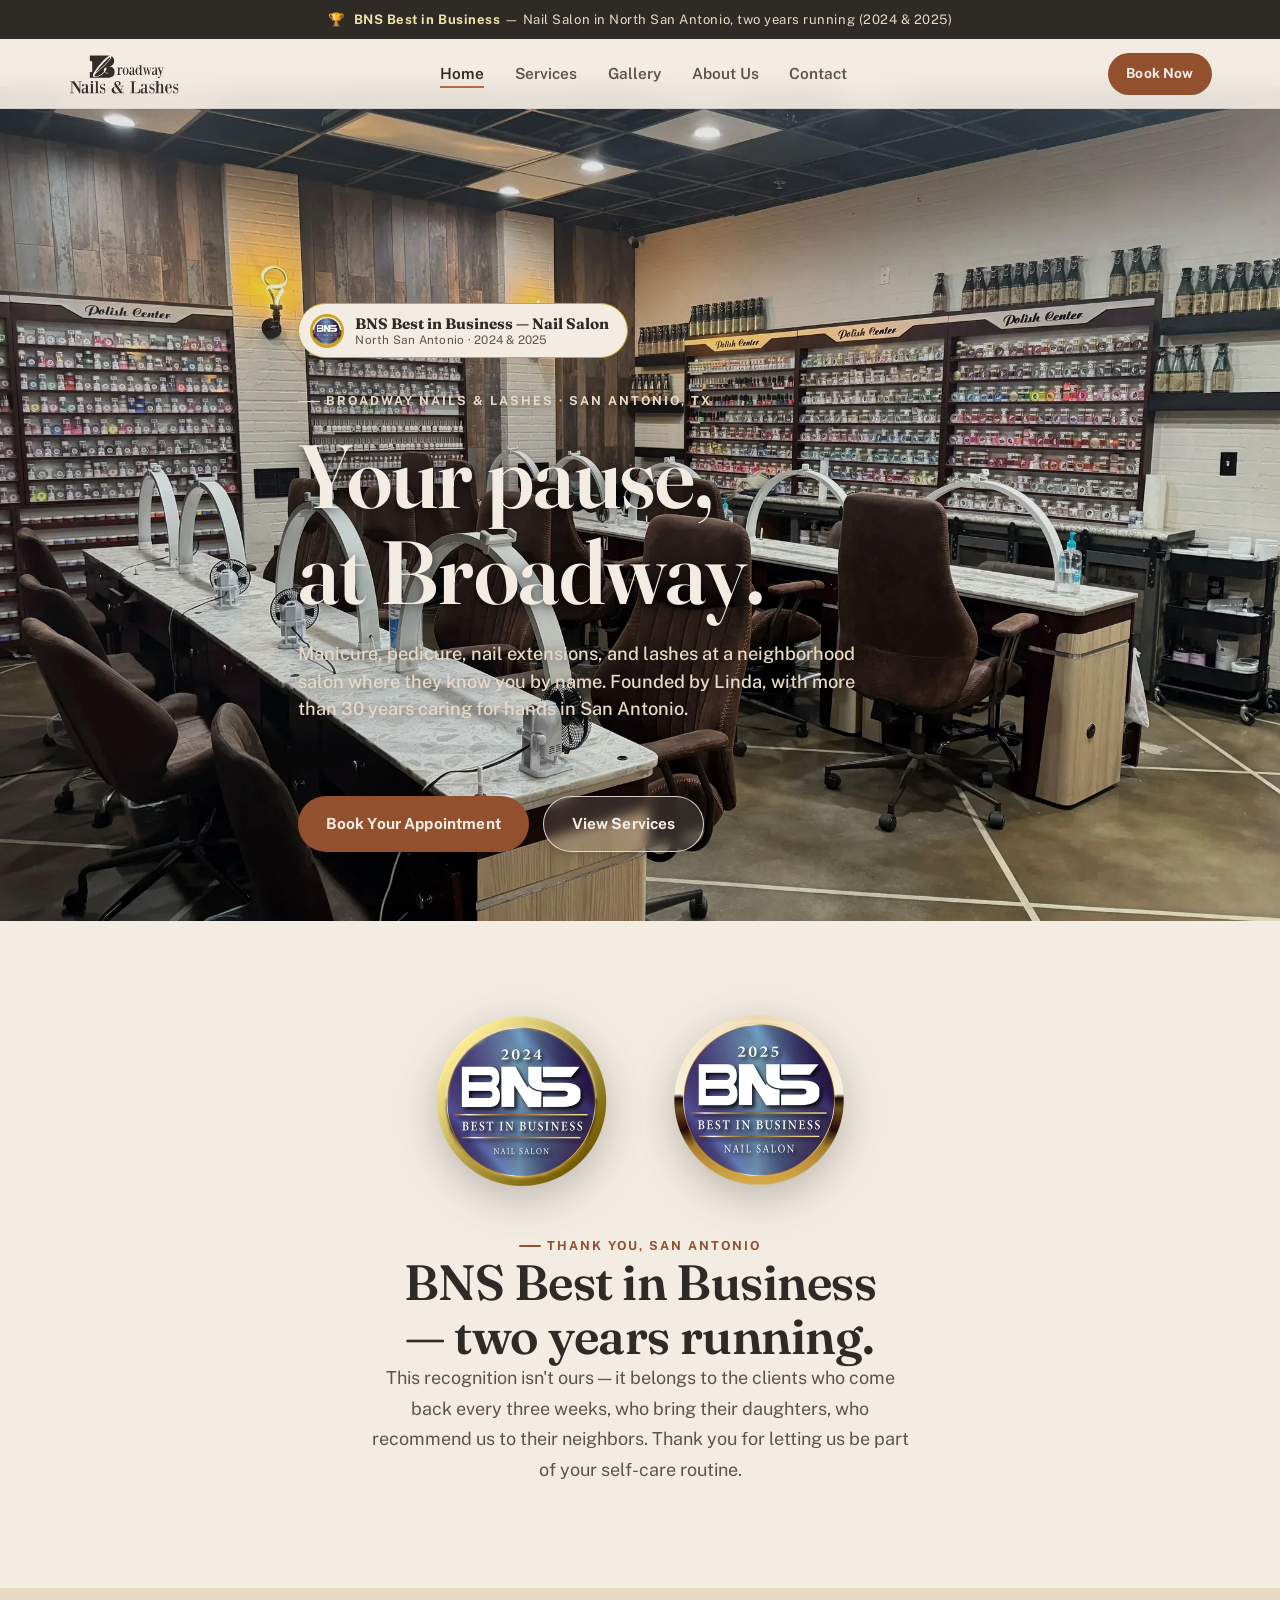
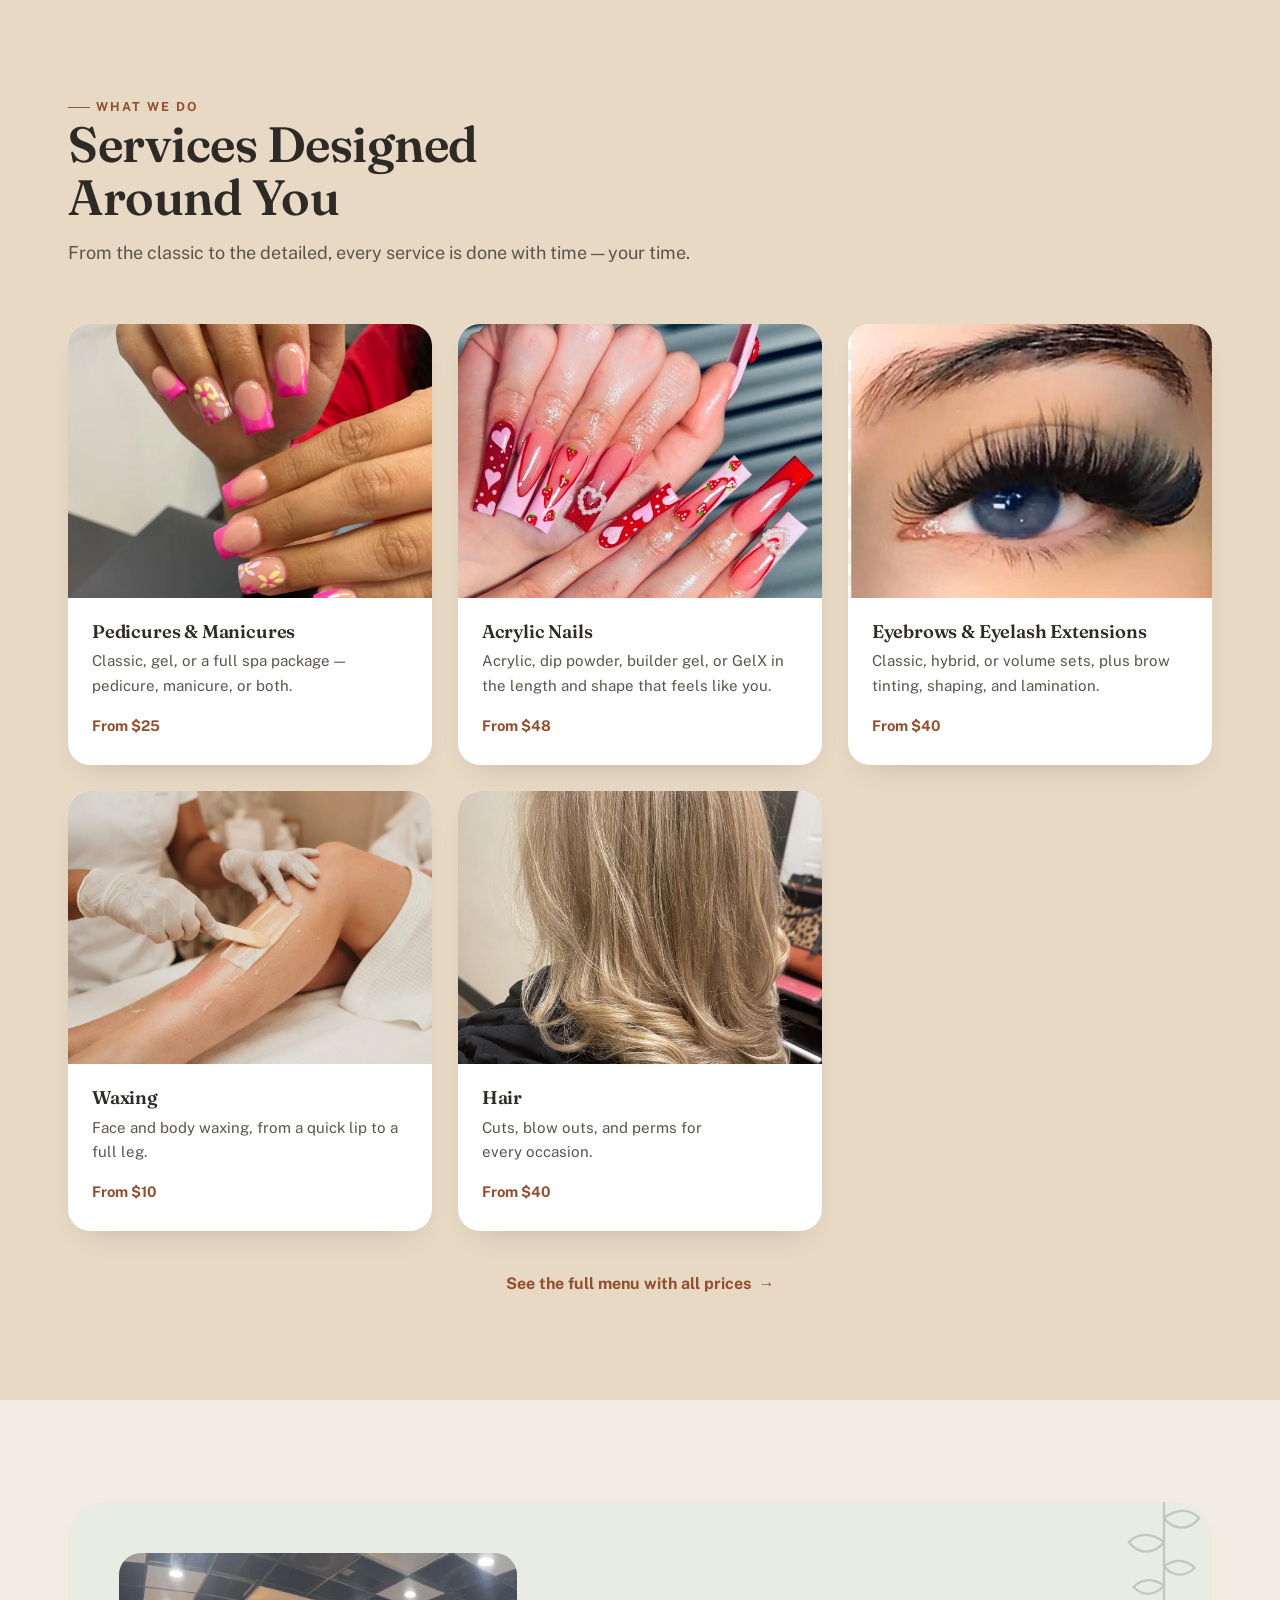
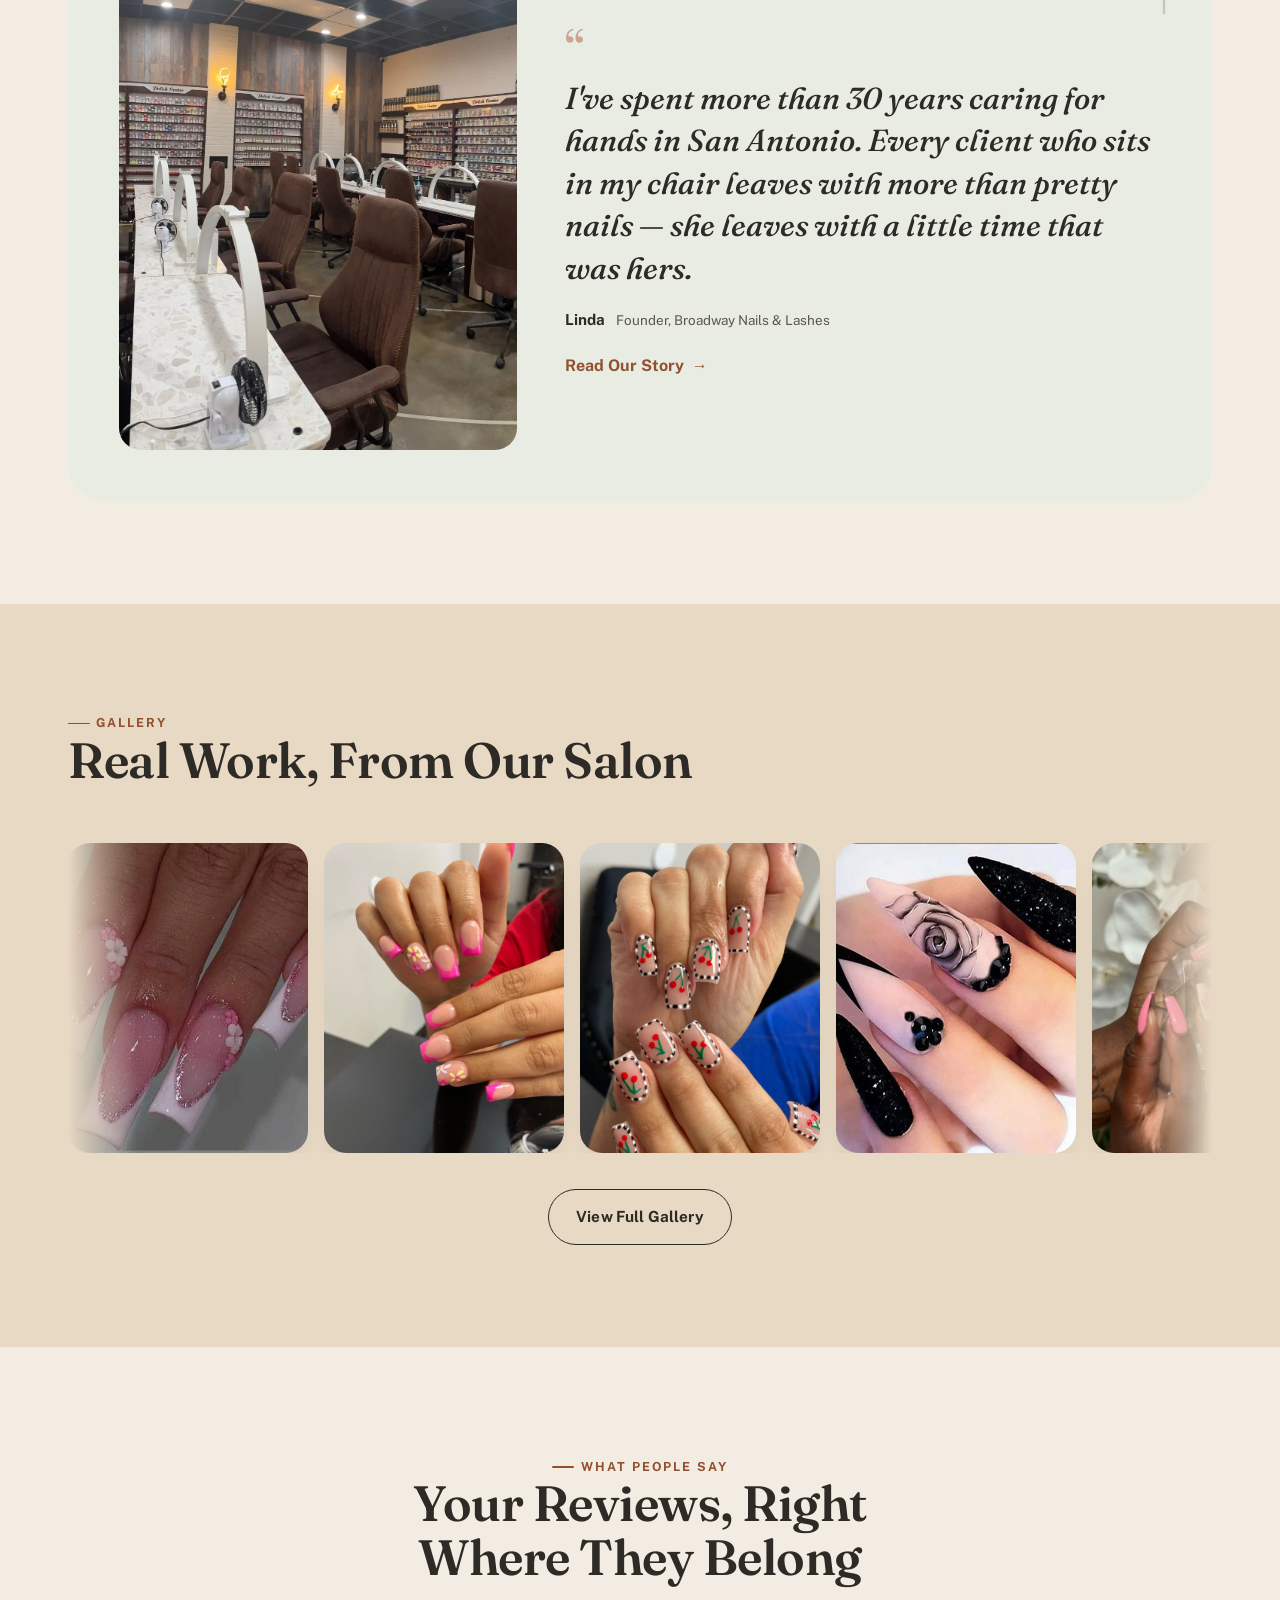
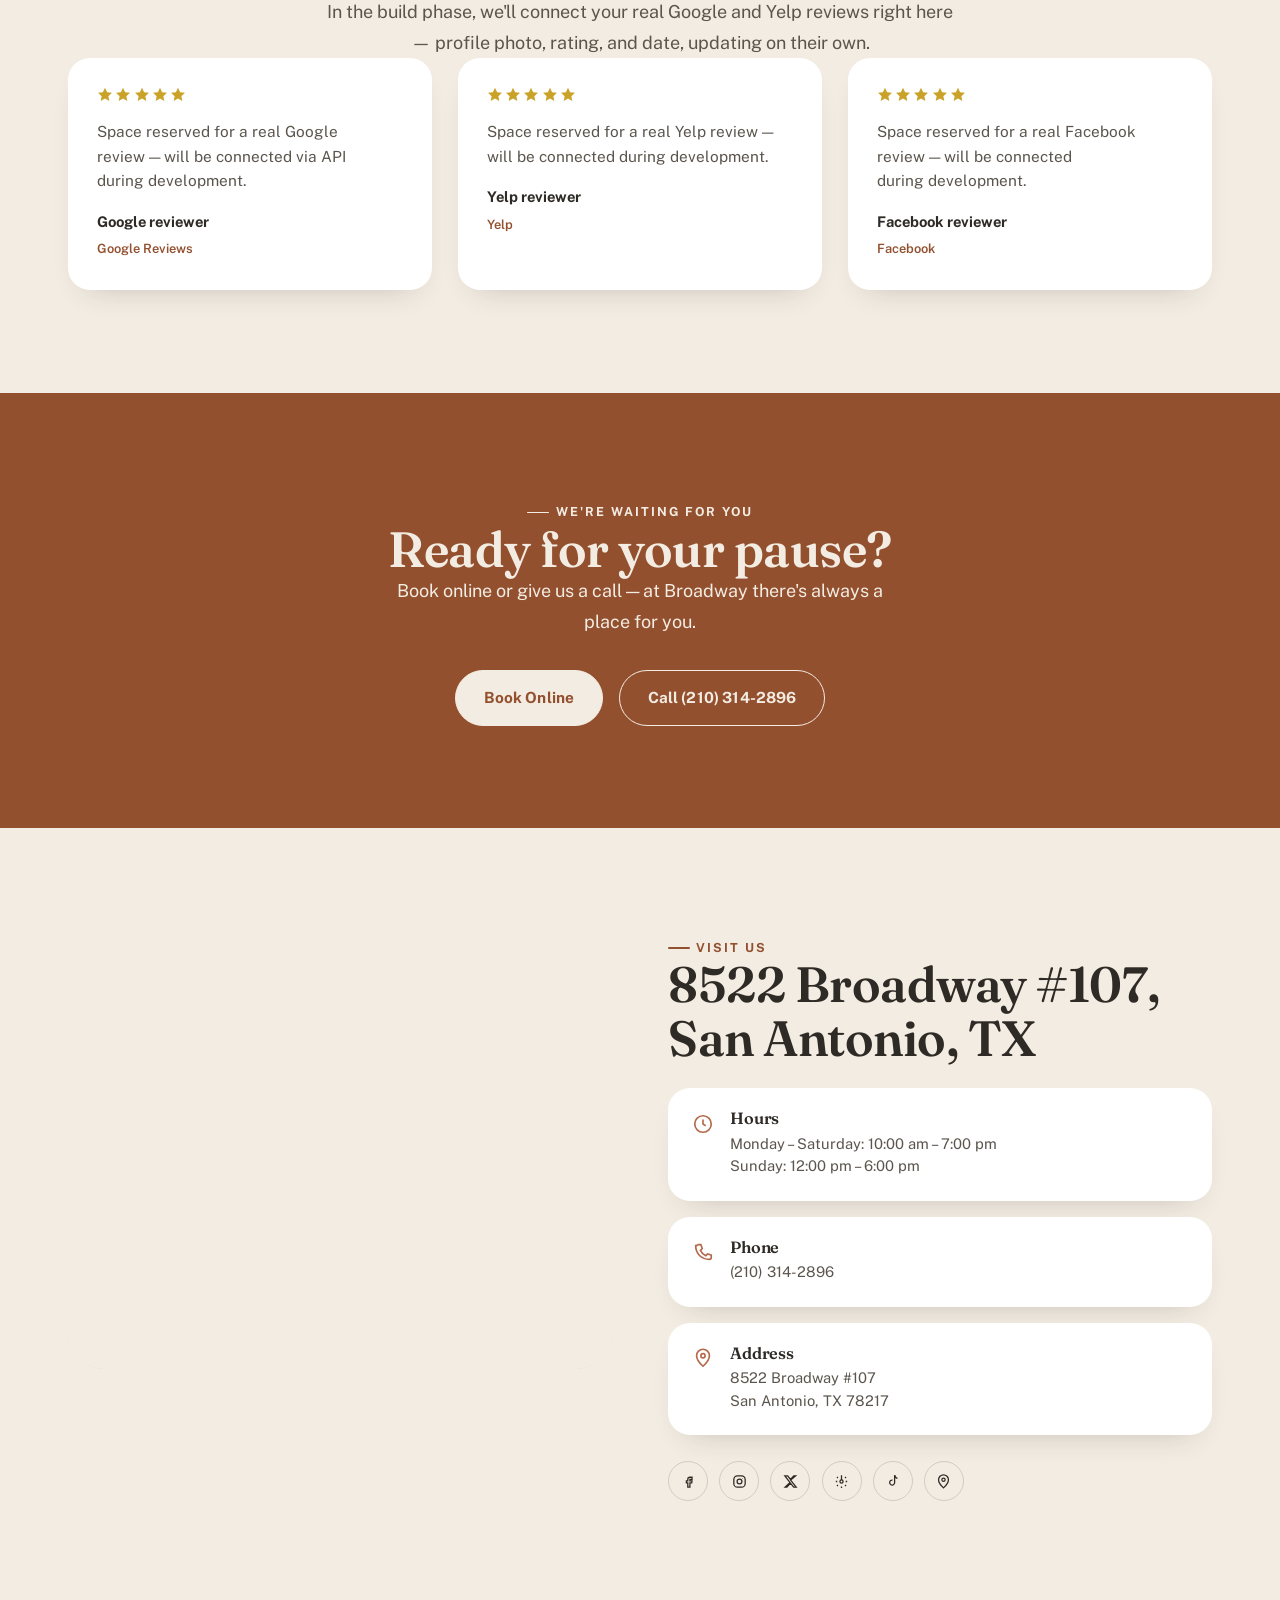
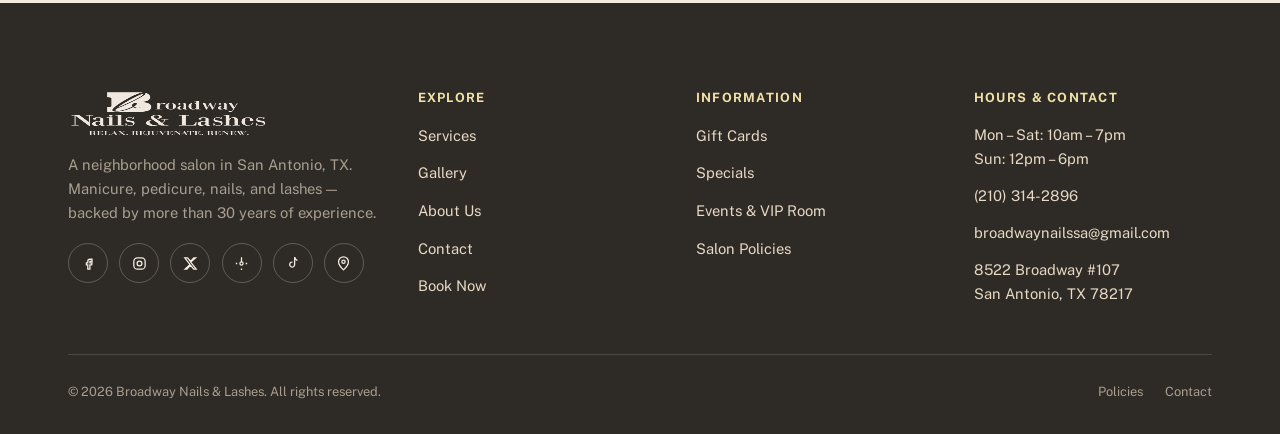
<file: index.html>
<!doctype html>
<html lang="en">
<head>
<meta charset="UTF-8">
<meta name="viewport" content="width=device-width, initial-scale=1">
<title>Broadway Nails & Lashes — Nail Salon in San Antonio, TX</title>
<meta name="description" content="Manicure, pedicure, nail extensions, and lashes at a family-run neighborhood salon in San Antonio, TX. Founded by Linda, with more than 30 years of experience. BNS Best in Business 2024 & 2025.">
<link rel="icon" href="favicon.ico" sizes="any">
<link rel="apple-touch-icon" href="assets/img/apple-touch-icon.png">
<link rel="preconnect" href="https://fonts.googleapis.com">
<link rel="preconnect" href="https://fonts.gstatic.com" crossorigin>
<link rel="stylesheet" href="https://fonts.googleapis.com/css2?family=Fraunces:ital,wght@0,400;0,500;0,600;0,700;1,400;1,500;1,600&family=Public+Sans:wght@400;500;600;700&display=swap">
<link rel="preload" as="image" href="assets/img/hero-bg-salon-wide.webp" fetchpriority="high">
<link rel="stylesheet" href="styles.css?v=20260828s">
<link rel="canonical" href="https://broadwaynailsandlashes.com/">
<meta name="keywords" content="nail salon San Antonio, manicure San Antonio TX, pedicure San Antonio, nail salon 78217, Broadway Nails and Lashes, best nail salon San Antonio, lash extensions San Antonio">
<meta name="robots" content="index, follow, max-image-preview:large">
<meta name="theme-color" content="#B4694A">
<meta name="author" content="Broadway Nails & Lashes">

<!-- Open Graph -->
<meta property="og:type" content="website">
<meta property="og:site_name" content="Broadway Nails &amp; Lashes">
<meta property="og:title" content="Broadway Nails & Lashes — Nail Salon in San Antonio, TX">
<meta property="og:description" content="Manicure, pedicure, nail extensions, and lashes at a family-run neighborhood salon in San Antonio, TX. Founded by Linda, with more than 30 years of experience. BNS Best in Business 2024 & 2025.">
<meta property="og:url" content="https://broadwaynailsandlashes.com/">
<meta property="og:image" content="https://broadwaynailsandlashes.com/assets/img/hero-salon-wide.webp">
<meta property="og:image:width" content="1200">
<meta property="og:image:alt" content="Broadway Nails &amp; Lashes — San Antonio, TX">
<meta property="og:locale" content="en_US">

<!-- Twitter Card -->
<meta name="twitter:card" content="summary_large_image">
<meta name="twitter:title" content="Broadway Nails & Lashes — Nail Salon in San Antonio, TX">
<meta name="twitter:description" content="Manicure, pedicure, nail extensions, and lashes at a family-run neighborhood salon in San Antonio, TX. Founded by Linda, with more than 30 years of experience. BNS Best in Business 2024 & 2025.">
<meta name="twitter:image" content="https://broadwaynailsandlashes.com/assets/img/hero-salon-wide.webp">
<meta name="twitter:site" content="@broadwaynailssa">

<!-- Google Search Console verification — replace with your real code from search.google.com/search-console -->
<!-- <meta name="google-site-verification" content="REPLACE_WITH_YOUR_GSC_CODE"> -->

<!-- Google Analytics (GA4) — replace G-XXXXXXXXXX with your real Measurement ID -->
<!--
<script async src="https://www.googletagmanager.com/gtag/js?id=G-XXXXXXXXXX"></script>
<script>
  window.dataLayer = window.dataLayer || [];
  function gtag(){dataLayer.push(arguments);}
  gtag('js', new Date());
  gtag('config', 'G-XXXXXXXXXX');
</script>
-->

<script type="application/ld+json">
{
  "@context": "https://schema.org",
  "@type": "NailSalon",
  "@id": "https://broadwaynailsandlashes.com/#business",
  "name": "Broadway Nails & Lashes",
  "alternateName": "Broadway Nails and Lashes",
  "description": "Family-run nail salon in San Antonio, TX offering manicure, pedicure, nail extensions, lash & brow services, waxing, and hair styling. Founded by Linda, with more than 30 years of experience. Winner of BNS Best in Business \u2014 Nail Salon, North San Antonio, 2024 & 2025.",
  "image": [
    "https://broadwaynailsandlashes.com/assets/img/hero-salon-wide.webp",
    "https://broadwaynailsandlashes.com/assets/img/interior-salon-warm.webp"
  ],
  "logo": "https://broadwaynailsandlashes.com/assets/img/logo-full.webp",
  "url": "https://broadwaynailsandlashes.com/",
  "telephone": "+1-210-314-2896",
  "email": "broadwaynailssa@gmail.com",
  "priceRange": "$$",
  "currenciesAccepted": "USD",
  "paymentAccepted": "Cash, Credit Card, Debit Card",
  "address": {
    "@type": "PostalAddress",
    "streetAddress": "8522 Broadway #107",
    "addressLocality": "San Antonio",
    "addressRegion": "TX",
    "postalCode": "78217",
    "addressCountry": "US"
  },
  "geo": {
    "@type": "GeoCoordinates",
    "latitude": 29.5178,
    "longitude": -98.4624
  },
  "hasMap": "https://www.google.com/maps/place/Broadway+Nails+%26+Lashes/@29.5178036,-98.4625501,15z/data=!4m6!3m5!1s0x865cf52f52014299:0xa1b88b4aef656ddc!8m2!3d29.5178036!4d-98.4625501!16s%2Fg%2F11f765j8qv?entry=ttu",
  "openingHoursSpecification": [
    {
      "@type": "OpeningHoursSpecification",
      "dayOfWeek": ["Monday", "Tuesday", "Wednesday", "Thursday", "Friday", "Saturday"],
      "opens": "10:00",
      "closes": "19:00"
    },
    {
      "@type": "OpeningHoursSpecification",
      "dayOfWeek": ["Sunday"],
      "opens": "12:00",
      "closes": "18:00"
    }
  ],
  "sameAs": [
    "https://www.facebook.com/BroadwayNailsAndLashes/",
    "https://www.instagram.com/broadwaynailsandlashes/",
    "https://x.com/broadwaynailssa",
    "https://www.yelp.com/biz/broadway-nails-and-lashes-san-antonio-2",
    "https://www.tiktok.com/@broadway.nailslash"
  ],
  "award": "BNS Best in Business \u2014 Nail Salon, North San Antonio, Texas (2024 & 2025)",
  "founder": {
    "@type": "Person",
    "name": "Linda"
  },
  "areaServed": {
    "@type": "City",
    "name": "San Antonio"
  },
  "hasOfferCatalog": {
    "@type": "OfferCatalog",
    "name": "Services",
    "itemListElement": [
      { "@type": "Offer", "itemOffered": { "@type": "Service", "name": "Manicure" }, "priceRange": "$18\u2013$70" },
      { "@type": "Offer", "itemOffered": { "@type": "Service", "name": "Pedicure" }, "priceRange": "$30\u2013$120" },
      { "@type": "Offer", "itemOffered": { "@type": "Service", "name": "Nail Extensions (Acrylic, Dip, GelX, Builder Gel)" }, "priceRange": "$48\u2013$85" },
      { "@type": "Offer", "itemOffered": { "@type": "Service", "name": "Eyelash Extensions" }, "priceRange": "$65\u2013$160" },
      { "@type": "Offer", "itemOffered": { "@type": "Service", "name": "Brows & Waxing" }, "priceRange": "$8\u2013$110" },
      { "@type": "Offer", "itemOffered": { "@type": "Service", "name": "Hair Styling" }, "priceRange": "$40+" }
    ]
  }
}
</script>
</head>
<body>
<a class="skip-link" href="#contenido">Skip to content</a>

<div class="award-strip">
  <div class="container">
    <span aria-hidden="true">🏆</span>
    <span><strong>BNS Best in Business</strong> — Nail Salon in North San Antonio, two years running (2024 &amp; 2025)</span>
  </div>
</div>

<header class="site-header">
  <div class="container header-inner">
    <a class="brand" href="index.html" aria-label="Broadway Nails & Lashes — home">
      <img src="assets/img/logo-header.webp" alt="Broadway Nails & Lashes" width="220" height="79">
    </a>
    <nav class="main-nav" aria-label="Main navigation">
      <ul>
        <li><a href="index.html" aria-current="page">Home</a></li>
        <li><a href="servicios.html">Services</a></li>
        <li><a href="galeria.html">Gallery</a></li>
        <li><a href="nosotros.html">About Us</a></li>
        <li><a href="contacto.html">Contact</a></li>
      </ul>
    </nav>
    <div class="header-cta">
      <a class="btn btn-primary btn-sm" href="https://www.fresha.com/a/broadway-nails-and-lashes-san-antonio-8522-broadway-qn6suuja/all-offer?menu=true&amp;pId=954452" target="_blank" rel="noopener">
        <span class="full">Book Now</span><span class="short">Book</span>
      </a>
      <button class="nav-toggle" aria-label="Open menu" aria-expanded="false">
        <svg viewBox="0 0 24 24" fill="none" stroke="currentColor" stroke-width="1.8"><path d="M3 6h18M3 12h18M3 18h18"/></svg>
      </button>
    </div>
  </div>
</header>

<div class="mobile-nav" id="mobile-nav">
  <nav aria-label="Mobile navigation">
    <ul>
      <li><a href="index.html">Home</a></li>
      <li><a href="servicios.html">Services</a></li>
      <li><a href="galeria.html">Gallery</a></li>
      <li><a href="nosotros.html">About Us</a></li>
      <li><a href="contacto.html">Contact</a></li>
    </ul>
    <div class="header-cta">
      <a class="btn btn-primary" href="https://www.fresha.com/a/broadway-nails-and-lashes-san-antonio-8522-broadway-qn6suuja/all-offer?menu=true&amp;pId=954452" target="_blank" rel="noopener">Book Now</a>
    </div>
  </nav>
</div>

<main id="contenido">

  <!-- HERO -->
  <section class="hero">
    <div class="hero__bg" data-hero-carousel>
      <img class="is-active" src="assets/img/hero-bg-salon-wide.webp" alt="Interior of Broadway Nails &amp; Lashes, with manicure stations and a wall of nail polish" fetchpriority="high" loading="eager">
      <img src="assets/img/hero-bg-nail-station-hands.webp" alt="Manicure stations at Broadway Nails &amp; Lashes" loading="eager">
      <img src="assets/img/hero-bg-interior-warm.webp" alt="Pedicure spa area at Broadway Nails &amp; Lashes" loading="lazy">
      <img src="assets/img/hero-bg-salon-panorama-wide.webp" alt="Panoramic view of the Broadway Nails &amp; Lashes salon interior" loading="lazy">
      <img src="assets/img/hero-bg-spa-panorama.webp" alt="Wide view of manicure stations at Broadway Nails &amp; Lashes" loading="lazy">
    </div>
    <div class="container hero__content">
      <div class="hero__badge">
        <div class="badge-award">
          <span class="badge-icon badge-icon--photo" aria-hidden="true">
            <img src="assets/img/badge-bns-2025.webp" alt="" loading="eager">
          </span>
          <span class="badge-award-text">
            <strong>BNS Best in Business — Nail Salon</strong>
            <span>North San Antonio · 2024 &amp; 2025</span>
          </span>
        </div>
      </div>
      <span class="eyebrow">Broadway Nails &amp; Lashes · San Antonio, TX</span>
      <h1 class="h1">Your pause, at Broadway.</h1>
      <p class="lede">Manicure, pedicure, nail extensions, and lashes at a neighborhood salon where they know you by name. Founded by Linda, with more than 30 years caring for hands in San Antonio.</p>
      <div class="hero__actions">
        <a class="btn btn-primary" href="https://www.fresha.com/a/broadway-nails-and-lashes-san-antonio-8522-broadway-qn6suuja/all-offer?menu=true&amp;pId=954452" target="_blank" rel="noopener">Book Your Appointment</a>
        <a class="btn btn-secondary btn-on-dark" href="servicios.html">View Services</a>
      </div>
    </div>
  </section>

  <!-- PREMIO -->
  <section class="section award-section">
    <div class="container section-head--center reveal">
      <div class="award-section__badge award-badges">
        <img src="assets/img/badge-bns-2024.webp" alt="2024 BNS Best in Business — Nail Salon, North San Antonio">
        <img src="assets/img/badge-bns-2025.webp" alt="2025 BNS Best in Business — Nail Salon, North San Antonio">
      </div>
      <span class="eyebrow" style="justify-content:center">Thank You, San Antonio</span>
      <h2 class="h2">BNS Best in Business — two years running.</h2>
      <p class="body-l">This recognition isn't ours — it belongs to the clients who come back every three weeks, who bring their daughters, who recommend us to their neighbors. Thank you for letting us be part of your self-care routine.</p>
    </div>
  </section>

  <!-- SERVICIOS DESTACADOS -->
  <section class="section section--alt">
    <div class="container">
      <div class="section-head reveal">
        <span class="eyebrow">What We Do</span>
        <h2 class="h2">Services Designed Around You</h2>
        <p class="body-l" style="margin-top:.8rem;">From the classic to the detailed, every service is done with time — your time.</p>
      </div>

      <div class="services-grid reveal-stagger">
        <article class="service-card">
          <div class="service-card__media">
            <img src="assets/img/nailart-hotpink-daisy.webp" alt="Neon pink French tips with daisies" loading="lazy" decoding="async">
          </div>
          <div class="service-card__body">
            <h3 class="h3" style="font-size:1.15rem;">Pedicures &amp; Manicures</h3>
            <p class="service-card__desc">Classic, gel, or a full spa package — pedicure, manicure, or both.</p>
            <span class="service-card__price">From $25</span>
          </div>
        </article>

        <article class="service-card">
          <div class="service-card__media">
            <img src="assets/img/nailart-red-heart-coffin.webp" alt="Long coffin acrylic nails with pink and red design" loading="lazy" decoding="async">
          </div>
          <div class="service-card__body">
            <h3 class="h3" style="font-size:1.15rem;">Acrylic Nails</h3>
            <p class="service-card__desc">Acrylic, dip powder, builder gel, or GelX in the length and shape that feels like you.</p>
            <span class="service-card__price">From $48</span>
          </div>
        </article>

        <article class="service-card">
          <div class="service-card__media">
            <img src="assets/img/lash-closeup.webp" alt="Volume lash extensions, close-up" loading="lazy" decoding="async">
          </div>
          <div class="service-card__body">
            <h3 class="h3" style="font-size:1.15rem;">Eyebrows &amp; Eyelash Extensions</h3>
            <p class="service-card__desc">Classic, hybrid, or volume sets, plus brow tinting, shaping, and lamination.</p>
            <span class="service-card__price">From $40</span>
          </div>
        </article>

        <article class="service-card">
          <div class="service-card__media">
            <img src="assets/img/waxing-treatment.webp" alt="Leg waxing treatment" loading="lazy" decoding="async">
          </div>
          <div class="service-card__body">
            <h3 class="h3" style="font-size:1.15rem;">Waxing</h3>
            <p class="service-card__desc">Face and body waxing, from a quick lip to a full leg.</p>
            <span class="service-card__price">From $10</span>
          </div>
        </article>

        <article class="service-card">
          <div class="service-card__media">
            <img src="assets/img/hair-blonde-highlights.webp" alt="Blonde highlights hair styling" loading="lazy" decoding="async">
          </div>
          <div class="service-card__body">
            <h3 class="h3" style="font-size:1.15rem;">Hair</h3>
            <p class="service-card__desc">Cuts, blow outs, and perms for every occasion.</p>
            <span class="service-card__price">From $40</span>
          </div>
        </article>
      </div>

      <div style="margin-top:2.5rem; text-align:center;">
        <a class="btn-ghost" href="servicios.html">See the full menu with all prices</a>
      </div>
    </div>
  </section>

  <!-- HISTORIA DE LINDA (elemento firma) -->
  <section class="section">
    <div class="container">
      <div class="linda-quote reveal">
        <svg class="linda-quote__sprig" viewBox="0 0 100 100" fill="none" stroke="currentColor" stroke-width="1.4" aria-hidden="true">
          <path d="M50 90 C50 60 50 40 50 10"/>
          <path d="M50 30c8-6 16-6 22 0-6 8-16 8-22 0z"/>
          <path d="M50 45c-8-6-16-6-22 0 6 8 16 8 22 0z"/>
          <path d="M50 60c8-5 14-4 19 1-5 6-14 6-19-1z"/>
          <path d="M50 72c-8-5-14-4-19 1 5 6 14 6 19-1z"/>
        </svg>
        <div class="linda-quote__media">
          <img src="assets/img/nail-station-hands.webp" alt="Hands working at a manicure station at Broadway Nails &amp; Lashes" loading="lazy" decoding="async">
        </div>
        <div>
          <span class="linda-quote__mark" aria-hidden="true">&ldquo;</span>
          <p class="linda-quote__text">I've spent more than 30 years caring for hands in San Antonio. Every client who sits in my chair leaves with more than pretty nails — she leaves with a little time that was hers.</p>
          <div class="linda-quote__attr">
            <strong>Linda</strong>
            <span>Founder, Broadway Nails &amp; Lashes</span>
          </div>
          <div style="margin-top:1.3rem;">
            <a class="btn-ghost" href="nosotros.html">Read Our Story</a>
          </div>
        </div>
      </div>
    </div>
  </section>

  <!-- GALERÍA -->
  <section class="section section--alt">
    <div class="container">
      <div class="section-head reveal">
        <span class="eyebrow">Gallery</span>
        <h2 class="h2">Real Work, From Our Salon</h2>
      </div>
      <div class="marquee reveal">
        <div class="marquee__track">
          <a class="marquee__item" href="galeria.html"><img src="assets/img/nailart-pink-glitter-floral.webp" alt="Pink manicure with 3D flowers" loading="lazy"></a>
          <a class="marquee__item" href="galeria.html"><img src="assets/img/nailart-hotpink-daisy.webp" alt="Neon pink French tips with daisies" loading="lazy"></a>
          <a class="marquee__item" href="galeria.html"><img src="assets/img/nailart-cherry-dots.webp" alt="Cherry design with dots" loading="lazy"></a>
          <a class="marquee__item" href="galeria.html"><img src="assets/img/nailart-black-rose-stiletto.webp" alt="Black stiletto nails with hand-drawn rose" loading="lazy"></a>
          <a class="marquee__item" href="galeria.html"><img src="assets/img/nailart-white-orchid.webp" alt="White manicure with orchid" loading="lazy"></a>
          <a class="marquee__item" href="galeria.html"><img src="assets/img/pedicure-area-2.webp" alt="Spa pedicure area" loading="lazy"></a>
          <a class="marquee__item" href="galeria.html"><img src="assets/img/nailart-black-floral-almond.webp" alt="Almond nails with black floral design" loading="lazy"></a>
          <a class="marquee__item" href="galeria.html"><img src="assets/img/nailart-red-heart-coffin.webp" alt="Coffin nails with hearts and glitter" loading="lazy"></a>
          <!-- duplicado exacto para el loop continuo -->
          <a class="marquee__item" href="galeria.html" aria-hidden="true" tabindex="-1"><img src="assets/img/nailart-pink-glitter-floral.webp" alt="" loading="lazy"></a>
          <a class="marquee__item" href="galeria.html" aria-hidden="true" tabindex="-1"><img src="assets/img/nailart-hotpink-daisy.webp" alt="" loading="lazy"></a>
          <a class="marquee__item" href="galeria.html" aria-hidden="true" tabindex="-1"><img src="assets/img/nailart-cherry-dots.webp" alt="" loading="lazy"></a>
          <a class="marquee__item" href="galeria.html" aria-hidden="true" tabindex="-1"><img src="assets/img/nailart-black-rose-stiletto.webp" alt="" loading="lazy"></a>
          <a class="marquee__item" href="galeria.html" aria-hidden="true" tabindex="-1"><img src="assets/img/nailart-white-orchid.webp" alt="" loading="lazy"></a>
          <a class="marquee__item" href="galeria.html" aria-hidden="true" tabindex="-1"><img src="assets/img/pedicure-area-2.webp" alt="" loading="lazy"></a>
          <a class="marquee__item" href="galeria.html" aria-hidden="true" tabindex="-1"><img src="assets/img/nailart-black-floral-almond.webp" alt="" loading="lazy"></a>
          <a class="marquee__item" href="galeria.html" aria-hidden="true" tabindex="-1"><img src="assets/img/nailart-red-heart-coffin.webp" alt="" loading="lazy"></a>
        </div>
      </div>
      <div style="margin-top:2.2rem; text-align:center;">
        <a class="btn btn-secondary" href="galeria.html">View Full Gallery</a>
      </div>
    </div>
  </section>

  <!-- PRUEBA SOCIAL (placeholder consciente — sin inventar reseñas) -->
  <section class="section">
    <div class="container">
      <div class="section-head--center reveal">
        <span class="eyebrow" style="justify-content:center;">What People Say</span>
        <h2 class="h2">Your Reviews, Right Where They Belong</h2>
        <p class="body-l" style="margin-top:.8rem;">In the build phase, we'll connect your real Google and Yelp reviews right here — profile photo, rating, and date, updating on their own.</p>
      </div>
      <div class="services-grid reveal-stagger" style="grid-template-columns:repeat(auto-fit,minmax(240px,1fr));">
        <div class="review-card">
          <div class="review-card__stars" aria-hidden="true">
            <svg viewBox="0 0 20 20" fill="currentColor"><path d="M10 1l2.6 5.6 6.1.7-4.5 4.2 1.2 6-5.4-3-5.4 3 1.2-6L1.3 7.3l6.1-.7z"/></svg>
            <svg viewBox="0 0 20 20" fill="currentColor"><path d="M10 1l2.6 5.6 6.1.7-4.5 4.2 1.2 6-5.4-3-5.4 3 1.2-6L1.3 7.3l6.1-.7z"/></svg>
            <svg viewBox="0 0 20 20" fill="currentColor"><path d="M10 1l2.6 5.6 6.1.7-4.5 4.2 1.2 6-5.4-3-5.4 3 1.2-6L1.3 7.3l6.1-.7z"/></svg>
            <svg viewBox="0 0 20 20" fill="currentColor"><path d="M10 1l2.6 5.6 6.1.7-4.5 4.2 1.2 6-5.4-3-5.4 3 1.2-6L1.3 7.3l6.1-.7z"/></svg>
            <svg viewBox="0 0 20 20" fill="currentColor"><path d="M10 1l2.6 5.6 6.1.7-4.5 4.2 1.2 6-5.4-3-5.4 3 1.2-6L1.3 7.3l6.1-.7z"/></svg>
          </div>
          <p class="review-card__text">Space reserved for a real Google review — will be connected via API during development.</p>
          <div><span class="review-card__name">Google reviewer</span><br><span class="review-card__source">Google Reviews</span></div>
        </div>
        <div class="review-card">
          <div class="review-card__stars" aria-hidden="true">
            <svg viewBox="0 0 20 20" fill="currentColor"><path d="M10 1l2.6 5.6 6.1.7-4.5 4.2 1.2 6-5.4-3-5.4 3 1.2-6L1.3 7.3l6.1-.7z"/></svg>
            <svg viewBox="0 0 20 20" fill="currentColor"><path d="M10 1l2.6 5.6 6.1.7-4.5 4.2 1.2 6-5.4-3-5.4 3 1.2-6L1.3 7.3l6.1-.7z"/></svg>
            <svg viewBox="0 0 20 20" fill="currentColor"><path d="M10 1l2.6 5.6 6.1.7-4.5 4.2 1.2 6-5.4-3-5.4 3 1.2-6L1.3 7.3l6.1-.7z"/></svg>
            <svg viewBox="0 0 20 20" fill="currentColor"><path d="M10 1l2.6 5.6 6.1.7-4.5 4.2 1.2 6-5.4-3-5.4 3 1.2-6L1.3 7.3l6.1-.7z"/></svg>
            <svg viewBox="0 0 20 20" fill="currentColor"><path d="M10 1l2.6 5.6 6.1.7-4.5 4.2 1.2 6-5.4-3-5.4 3 1.2-6L1.3 7.3l6.1-.7z"/></svg>
          </div>
          <p class="review-card__text">Space reserved for a real Yelp review — will be connected during development.</p>
          <div><span class="review-card__name">Yelp reviewer</span><br><span class="review-card__source">Yelp</span></div>
        </div>
        <div class="review-card">
          <div class="review-card__stars" aria-hidden="true">
            <svg viewBox="0 0 20 20" fill="currentColor"><path d="M10 1l2.6 5.6 6.1.7-4.5 4.2 1.2 6-5.4-3-5.4 3 1.2-6L1.3 7.3l6.1-.7z"/></svg>
            <svg viewBox="0 0 20 20" fill="currentColor"><path d="M10 1l2.6 5.6 6.1.7-4.5 4.2 1.2 6-5.4-3-5.4 3 1.2-6L1.3 7.3l6.1-.7z"/></svg>
            <svg viewBox="0 0 20 20" fill="currentColor"><path d="M10 1l2.6 5.6 6.1.7-4.5 4.2 1.2 6-5.4-3-5.4 3 1.2-6L1.3 7.3l6.1-.7z"/></svg>
            <svg viewBox="0 0 20 20" fill="currentColor"><path d="M10 1l2.6 5.6 6.1.7-4.5 4.2 1.2 6-5.4-3-5.4 3 1.2-6L1.3 7.3l6.1-.7z"/></svg>
            <svg viewBox="0 0 20 20" fill="currentColor"><path d="M10 1l2.6 5.6 6.1.7-4.5 4.2 1.2 6-5.4-3-5.4 3 1.2-6L1.3 7.3l6.1-.7z"/></svg>
          </div>
          <p class="review-card__text">Space reserved for a real Facebook review — will be connected during development.</p>
          <div><span class="review-card__name">Facebook reviewer</span><br><span class="review-card__source">Facebook</span></div>
        </div>
      </div>
    </div>
  </section>

  <!-- CTA FINAL -->
  <section class="section section--terracota cta-final">
    <div class="container reveal">
      <span class="eyebrow" style="justify-content:center; color:var(--crema);">We're Waiting for You</span>
      <h2 class="h2">Ready for your pause?</h2>
      <p class="body-l" style="color:var(--crema); max-width:46ch; margin-inline:auto;">Book online or give us a call — at Broadway there's always a place for you.</p>
      <div class="cta-final__actions">
        <a class="btn btn-on-dark btn-secondary" href="https://www.fresha.com/a/broadway-nails-and-lashes-san-antonio-8522-broadway-qn6suuja/all-offer?menu=true&amp;pId=954452" target="_blank" rel="noopener" style="background:var(--crema); color:var(--terracota-dark); border-color:var(--crema);">Book Online</a>
        <a class="btn btn-secondary btn-on-dark" href="tel:+12103142896">Call (210) 314-2896</a>
      </div>
    </div>
  </section>

  <!-- MAPA + INFO -->
  <section class="section">
    <div class="container">
      <div class="split-block reveal">
        <div class="split-block__media">
          <div class="map-embed">
            <iframe src="https://www.google.com/maps?q=8522+Broadway+%23107,+San+Antonio,+TX+78217&output=embed" title="Map showing the location of Broadway Nails &amp; Lashes" loading="lazy" referrerpolicy="no-referrer-when-downgrade"></iframe>
          </div>
        </div>
        <div>
          <span class="eyebrow">Visit Us</span>
          <h2 class="h2" style="margin-bottom:1.4rem;">8522 Broadway #107, San Antonio, TX</h2>
          <div style="display:flex; flex-direction:column; gap:1rem;">
            <div class="info-card">
              <svg viewBox="0 0 24 24" fill="none" stroke="currentColor" stroke-width="1.8"><circle cx="12" cy="12" r="9"/><path d="M12 7v5l3 2"/></svg>
              <div>
                <h3>Hours</h3>
                <p>Monday – Saturday: 10:00 am – 7:00 pm<br>Sunday: 12:00 pm – 6:00 pm</p>
              </div>
            </div>
            <div class="info-card">
              <svg viewBox="0 0 24 24" fill="none" stroke="currentColor" stroke-width="1.8"><path d="M4 5c0 8.8 6.2 15 15 15 1.1 0 2-.9 2-2v-2.6l-4-1.4-2 2c-2.6-1.2-4.6-3.2-5.8-5.8l2-2L9.6 4H7C5.9 4 5 4.9 5 5c0 0-1 0-1 0z"/></svg>
              <div>
                <h3>Phone</h3>
                <p><a href="tel:+12103142896">(210) 314-2896</a></p>
              </div>
            </div>
            <div class="info-card">
              <svg viewBox="0 0 24 24" fill="none" stroke="currentColor" stroke-width="1.8"><path d="M12 21s7-6.3 7-11.5A7 7 0 105 9.5C5 14.7 12 21 12 21z"/><circle cx="12" cy="9.5" r="2.3"/></svg>
              <div>
                <h3>Address</h3>
                <p>8522 Broadway #107<br>San Antonio, TX 78217</p>
              </div>
            </div>
          </div>
          <div class="social-row" style="margin-top:1.6rem;">
            <a href="https://www.facebook.com/BroadwayNailsAndLashes/" target="_blank" rel="noopener" aria-label="Facebook"><svg viewBox="0 0 24 24" fill="none" stroke="currentColor" stroke-width="1.8"><path d="M14 9h3V6h-3c-1.7 0-3 1.3-3 3v2H9v3h2v6h3v-6h2.5l.5-3H14V9z"/></svg></a>
            <a href="https://www.instagram.com/broadwaynailsandlashes/" target="_blank" rel="noopener" aria-label="Instagram"><svg viewBox="0 0 24 24" fill="none" stroke="currentColor" stroke-width="1.8"><rect x="4" y="4" width="16" height="16" rx="5"/><circle cx="12" cy="12" r="3.4"/><circle cx="16.4" cy="7.6" r="0.6" fill="currentColor" stroke="none"/></svg></a>
            <a href="https://x.com/broadwaynailssa" target="_blank" rel="noopener" aria-label="Twitter / X"><svg viewBox="0 0 24 24" fill="none" stroke="currentColor" stroke-width="1.8"><path d="M4 4l7.4 9.5L4.4 20H7l5-5.6L16.5 20H20l-7.8-10L19.2 4H16.6l-4.6 5.1L8 4H4z"/></svg></a>
            <a href="https://www.yelp.com/biz/broadway-nails-and-lashes-san-antonio-2" target="_blank" rel="noopener" aria-label="Yelp"><svg viewBox="0 0 24 24" fill="none" stroke="currentColor" stroke-width="1.8"><path d="M12 3v7M12 21v-2M6 12H4M20 12h-2M7 7l-1.4-1.4M18.4 18.4L17 17M17 7l1.4-1.4M5.6 18.4L7 17"/><circle cx="12" cy="12" r="2.2"/></svg></a>
            <a href="https://www.tiktok.com/@broadway.nailslash" target="_blank" rel="noopener" aria-label="TikTok"><svg viewBox="0 0 24 24" fill="none" stroke="currentColor" stroke-width="1.8"><path d="M15 3v10.5a3.5 3.5 0 11-3-3.46"/><path d="M15 3c.3 2.4 2 4.2 4 4.5"/></svg></a>
            <a href="https://www.google.com/maps/place/Broadway+Nails+%26+Lashes/@29.5178036,-98.4625501,15z/data=!4m6!3m5!1s0x865cf52f52014299:0xa1b88b4aef656ddc!8m2!3d29.5178036!4d-98.4625501!16s%2Fg%2F11f765j8qv?entry=ttu" target="_blank" rel="noopener" aria-label="Google Maps"><svg viewBox="0 0 24 24" fill="none" stroke="currentColor" stroke-width="1.8"><path d="M12 21s7-6.3 7-11.5A7 7 0 105 9.5C5 14.7 12 21 12 21z"/><circle cx="12" cy="9.5" r="2.3"/></svg></a>
          </div>
        </div>
      </div>
    </div>
  </section>

</main>

<footer class="site-footer">
  <div class="container">
    <div class="footer-top">
      <div class="footer-brand">
        <img src="assets/img/logo-full-cream.webp" alt="Broadway Nails & Lashes" width="200" height="93">
        <p>A neighborhood salon in San Antonio, TX. Manicure, pedicure, nails, and lashes — backed by more than 30 years of experience.</p>
        <div class="social-row social-row--dark" style="margin-top:1.2rem;">
          <a href="https://www.facebook.com/BroadwayNailsAndLashes/" target="_blank" rel="noopener" aria-label="Facebook"><svg viewBox="0 0 24 24" fill="none" stroke="currentColor" stroke-width="1.8"><path d="M14 9h3V6h-3c-1.7 0-3 1.3-3 3v2H9v3h2v6h3v-6h2.5l.5-3H14V9z"/></svg></a>
          <a href="https://www.instagram.com/broadwaynailsandlashes/" target="_blank" rel="noopener" aria-label="Instagram"><svg viewBox="0 0 24 24" fill="none" stroke="currentColor" stroke-width="1.8"><rect x="4" y="4" width="16" height="16" rx="5"/><circle cx="12" cy="12" r="3.4"/></svg></a>
          <a href="https://x.com/broadwaynailssa" target="_blank" rel="noopener" aria-label="Twitter / X"><svg viewBox="0 0 24 24" fill="none" stroke="currentColor" stroke-width="1.8"><path d="M4 4l7.4 9.5L4.4 20H7l5-5.6L16.5 20H20l-7.8-10L19.2 4H16.6l-4.6 5.1L8 4H4z"/></svg></a>
          <a href="https://www.yelp.com/biz/broadway-nails-and-lashes-san-antonio-2" target="_blank" rel="noopener" aria-label="Yelp"><svg viewBox="0 0 24 24" fill="none" stroke="currentColor" stroke-width="1.8"><circle cx="12" cy="12" r="2.2"/><path d="M12 3v7M12 21v-2M6 12H4M20 12h-2"/></svg></a>
          <a href="https://www.tiktok.com/@broadway.nailslash" target="_blank" rel="noopener" aria-label="TikTok"><svg viewBox="0 0 24 24" fill="none" stroke="currentColor" stroke-width="1.8"><path d="M15 3v10.5a3.5 3.5 0 11-3-3.46"/><path d="M15 3c.3 2.4 2 4.2 4 4.5"/></svg></a>
          <a href="https://www.google.com/maps/place/Broadway+Nails+%26+Lashes/@29.5178036,-98.4625501,15z/data=!4m6!3m5!1s0x865cf52f52014299:0xa1b88b4aef656ddc!8m2!3d29.5178036!4d-98.4625501!16s%2Fg%2F11f765j8qv?entry=ttu" target="_blank" rel="noopener" aria-label="Google Maps"><svg viewBox="0 0 24 24" fill="none" stroke="currentColor" stroke-width="1.8"><path d="M12 21s7-6.3 7-11.5A7 7 0 105 9.5C5 14.7 12 21 12 21z"/><circle cx="12" cy="9.5" r="2.3"/></svg></a>
        </div>
      </div>
      <div class="footer-col">
        <h4>Explore</h4>
        <ul>
          <li><a href="servicios.html">Services</a></li>
          <li><a href="galeria.html">Gallery</a></li>
          <li><a href="nosotros.html">About Us</a></li>
          <li><a href="contacto.html">Contact</a></li>
          <li><a href="https://www.fresha.com/a/broadway-nails-and-lashes-san-antonio-8522-broadway-qn6suuja/all-offer?menu=true&amp;pId=954452" target="_blank" rel="noopener">Book Now</a></li>
        </ul>
      </div>
      <div class="footer-col">
        <h4>Information</h4>
        <ul>
          <li><a href="gift-card.html">Gift Cards</a></li>
          <li><a href="specials.html">Specials</a></li>
          <li><a href="events.html">Events &amp; VIP Room</a></li>
          <li><a href="policies.html">Salon Policies</a></li>
        </ul>
      </div>
      <div class="footer-col">
        <h4>Hours &amp; Contact</h4>
        <ul>
          <li><p>Mon – Sat: 10am – 7pm<br>Sun: 12pm – 6pm</p></li>
          <li><a href="tel:+12103142896">(210) 314-2896</a></li>
          <li><a href="mailto:broadwaynailssa@gmail.com">broadwaynailssa@gmail.com</a></li>
          <li><p>8522 Broadway #107<br>San Antonio, TX 78217</p></li>
        </ul>
      </div>
    </div>
    <div class="footer-bottom">
      <p>© 2026 Broadway Nails &amp; Lashes. All rights reserved.</p>
      <div class="footer-bottom-links">
        <a href="policies.html">Policies</a>
        <a href="contacto.html">Contact</a>
      </div>
    </div>
  </div>
</footer>

<script defer src="lib/manifest.js"></script>
<script defer src="main.js?v=20260828s"></script>
</body>
</html>
</file>
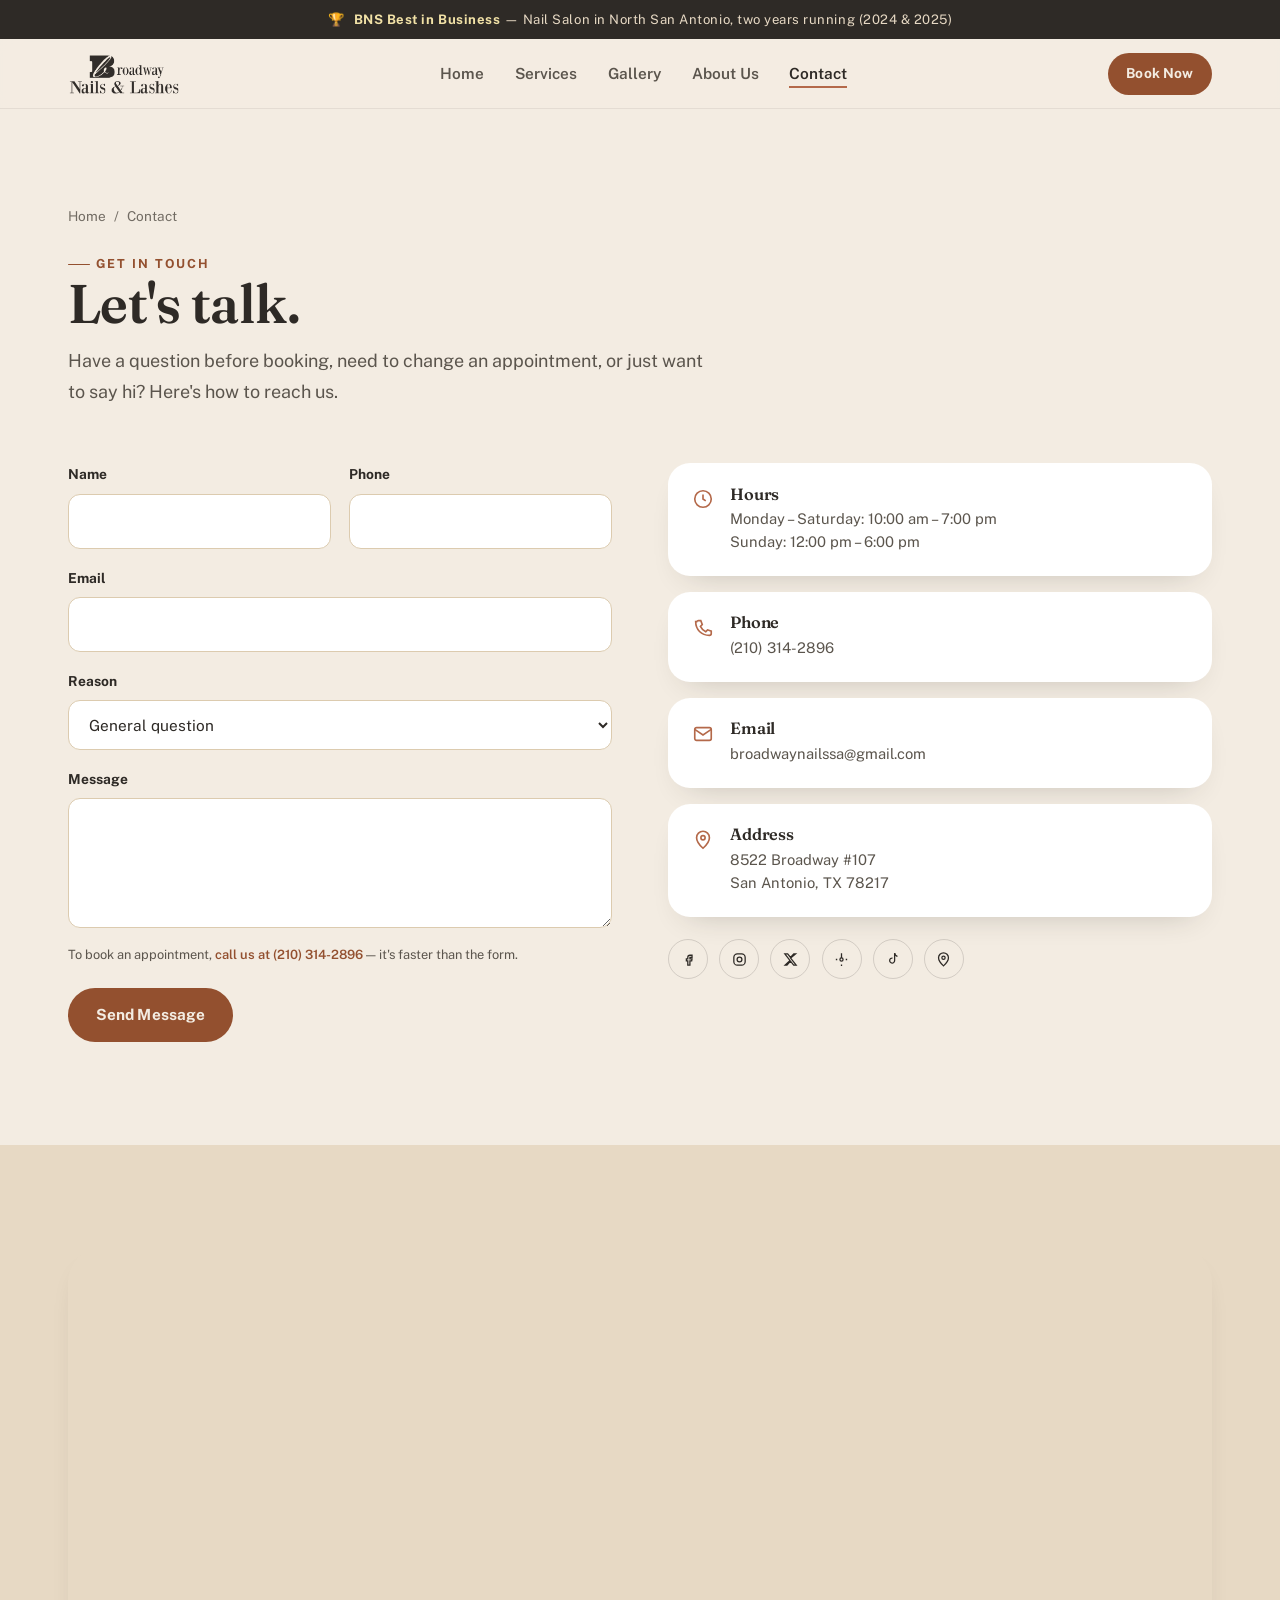
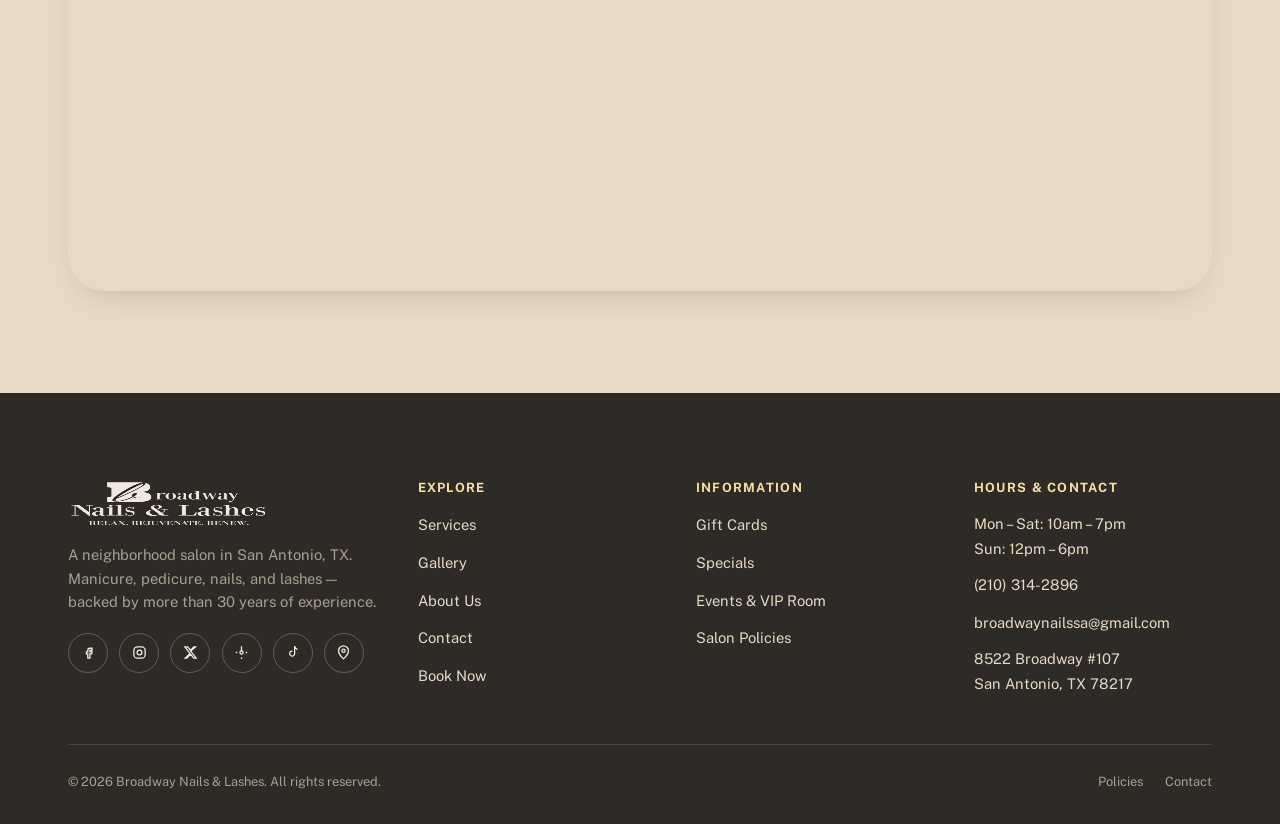
<file: contacto.html>
<!doctype html>
<html lang="en">
<head>
<meta charset="UTF-8">
<meta name="viewport" content="width=device-width, initial-scale=1">
<title>Contact — Broadway Nails & Lashes</title>
<meta name="description" content="Message us, call us, or visit us at 8522 Broadway #107, San Antonio, TX 78217. Hours, phone, map, and contact form for Broadway Nails & Lashes.">
<link rel="icon" href="favicon.ico" sizes="any">
<link rel="apple-touch-icon" href="assets/img/apple-touch-icon.png">
<link rel="preconnect" href="https://fonts.googleapis.com">
<link rel="preconnect" href="https://fonts.gstatic.com" crossorigin>
<link rel="stylesheet" href="https://fonts.googleapis.com/css2?family=Fraunces:ital,wght@0,400;0,500;0,600;0,700;1,400;1,500;1,600&family=Public+Sans:wght@400;500;600;700&display=swap">
<link rel="stylesheet" href="styles.css?v=20260828f">
<link rel="canonical" href="https://broadwaynailsandlashes.com/contacto.html">
<meta name="keywords" content="nail salon San Antonio contact, Broadway Nails and Lashes phone number, nail salon 78217 address">
<meta name="robots" content="index, follow, max-image-preview:large">
<meta name="theme-color" content="#B4694A">
<meta name="author" content="Broadway Nails & Lashes">

<!-- Open Graph -->
<meta property="og:type" content="website">
<meta property="og:site_name" content="Broadway Nails &amp; Lashes">
<meta property="og:title" content="Contact — Broadway Nails & Lashes">
<meta property="og:description" content="Message us, call us, or visit us at 8522 Broadway #107, San Antonio, TX 78217. Hours, phone, map, and contact form for Broadway Nails & Lashes.">
<meta property="og:url" content="https://broadwaynailsandlashes.com/contacto.html">
<meta property="og:image" content="https://broadwaynailsandlashes.com/assets/img/reception-desk.webp">
<meta property="og:image:width" content="1200">
<meta property="og:image:alt" content="Broadway Nails &amp; Lashes — San Antonio, TX">
<meta property="og:locale" content="en_US">

<!-- Twitter Card -->
<meta name="twitter:card" content="summary_large_image">
<meta name="twitter:title" content="Contact — Broadway Nails & Lashes">
<meta name="twitter:description" content="Message us, call us, or visit us at 8522 Broadway #107, San Antonio, TX 78217. Hours, phone, map, and contact form for Broadway Nails & Lashes.">
<meta name="twitter:image" content="https://broadwaynailsandlashes.com/assets/img/reception-desk.webp">
<meta name="twitter:site" content="@broadwaynailssa">

<!-- Google Search Console verification — replace with your real code from search.google.com/search-console -->
<!-- <meta name="google-site-verification" content="REPLACE_WITH_YOUR_GSC_CODE"> -->

<!-- Google Analytics (GA4) — replace G-XXXXXXXXXX with your real Measurement ID -->
<!--
<script async src="https://www.googletagmanager.com/gtag/js?id=G-XXXXXXXXXX"></script>
<script>
  window.dataLayer = window.dataLayer || [];
  function gtag(){dataLayer.push(arguments);}
  gtag('js', new Date());
  gtag('config', 'G-XXXXXXXXXX');
</script>
-->

<script type="application/ld+json">
{
  "@context": "https://schema.org",
  "@type": "NailSalon",
  "@id": "https://broadwaynailsandlashes.com/#business",
  "name": "Broadway Nails & Lashes",
  "alternateName": "Broadway Nails and Lashes",
  "description": "Family-run nail salon in San Antonio, TX offering manicure, pedicure, nail extensions, lash & brow services, waxing, and hair styling. Founded by Linda, with more than 30 years of experience. Winner of BNS Best in Business \u2014 Nail Salon, North San Antonio, 2024 & 2025.",
  "image": [
    "https://broadwaynailsandlashes.com/assets/img/hero-salon-wide.webp",
    "https://broadwaynailsandlashes.com/assets/img/interior-salon-warm.webp"
  ],
  "logo": "https://broadwaynailsandlashes.com/assets/img/logo-full.webp",
  "url": "https://broadwaynailsandlashes.com/",
  "telephone": "+1-210-314-2896",
  "email": "broadwaynailssa@gmail.com",
  "priceRange": "$$",
  "currenciesAccepted": "USD",
  "paymentAccepted": "Cash, Credit Card, Debit Card",
  "address": {
    "@type": "PostalAddress",
    "streetAddress": "8522 Broadway #107",
    "addressLocality": "San Antonio",
    "addressRegion": "TX",
    "postalCode": "78217",
    "addressCountry": "US"
  },
  "geo": {
    "@type": "GeoCoordinates",
    "latitude": 29.5178,
    "longitude": -98.4624
  },
  "hasMap": "https://www.google.com/maps/place/Broadway+Nails+%26+Lashes/@29.5178036,-98.4625501,15z/data=!4m6!3m5!1s0x865cf52f52014299:0xa1b88b4aef656ddc!8m2!3d29.5178036!4d-98.4625501!16s%2Fg%2F11f765j8qv?entry=ttu",
  "openingHoursSpecification": [
    {
      "@type": "OpeningHoursSpecification",
      "dayOfWeek": ["Monday", "Tuesday", "Wednesday", "Thursday", "Friday", "Saturday"],
      "opens": "10:00",
      "closes": "19:00"
    },
    {
      "@type": "OpeningHoursSpecification",
      "dayOfWeek": ["Sunday"],
      "opens": "12:00",
      "closes": "18:00"
    }
  ],
  "sameAs": [
    "https://www.facebook.com/BroadwayNailsAndLashes/",
    "https://www.instagram.com/broadwaynailsandlashes/",
    "https://x.com/broadwaynailssa",
    "https://www.yelp.com/biz/broadway-nails-and-lashes-san-antonio-2",
    "https://www.tiktok.com/@broadway.nailslash"
  ],
  "award": "BNS Best in Business \u2014 Nail Salon, North San Antonio, Texas (2024 & 2025)",
  "founder": {
    "@type": "Person",
    "name": "Linda"
  },
  "areaServed": {
    "@type": "City",
    "name": "San Antonio"
  },
  "hasOfferCatalog": {
    "@type": "OfferCatalog",
    "name": "Services",
    "itemListElement": [
      { "@type": "Offer", "itemOffered": { "@type": "Service", "name": "Manicure" }, "priceRange": "$18\u2013$70" },
      { "@type": "Offer", "itemOffered": { "@type": "Service", "name": "Pedicure" }, "priceRange": "$30\u2013$120" },
      { "@type": "Offer", "itemOffered": { "@type": "Service", "name": "Nail Extensions (Acrylic, Dip, GelX, Builder Gel)" }, "priceRange": "$48\u2013$85" },
      { "@type": "Offer", "itemOffered": { "@type": "Service", "name": "Eyelash Extensions" }, "priceRange": "$65\u2013$160" },
      { "@type": "Offer", "itemOffered": { "@type": "Service", "name": "Brows & Waxing" }, "priceRange": "$8\u2013$110" },
      { "@type": "Offer", "itemOffered": { "@type": "Service", "name": "Hair Styling" }, "priceRange": "$40+" }
    ]
  }
}
</script>
<script type="application/ld+json">
{
  "@context": "https://schema.org",
  "@type": "BreadcrumbList",
  "itemListElement": [
    {
      "@type": "ListItem",
      "position": 1,
      "name": "Home",
      "item": "https://broadwaynailsandlashes.com/"
    },
    {
      "@type": "ListItem",
      "position": 2,
      "name": "Contact",
      "item": "https://broadwaynailsandlashes.com/contacto.html"
    }
  ]
}
</script>
</head>
<body>
<a class="skip-link" href="#contenido">Skip to content</a>

<div class="award-strip">
  <div class="container">
    <span aria-hidden="true">🏆</span>
    <span><strong>BNS Best in Business</strong> — Nail Salon in North San Antonio, two years running (2024 &amp; 2025)</span>
  </div>
</div>

<header class="site-header">
  <div class="container header-inner">
    <a class="brand" href="index.html" aria-label="Broadway Nails & Lashes — home">
      <img src="assets/img/logo-header.webp" alt="Broadway Nails & Lashes" width="220" height="79">
    </a>
    <nav class="main-nav" aria-label="Main navigation">
      <ul>
        <li><a href="index.html">Home</a></li>
        <li><a href="servicios.html">Services</a></li>
        <li><a href="galeria.html">Gallery</a></li>
        <li><a href="nosotros.html">About Us</a></li>
        <li><a href="contacto.html" aria-current="page">Contact</a></li>
      </ul>
    </nav>
    <div class="header-cta">
      <a class="btn btn-primary btn-sm" href="https://www.fresha.com/a/broadway-nails-and-lashes-san-antonio-8522-broadway-qn6suuja/all-offer?menu=true&amp;pId=954452" target="_blank" rel="noopener">
        <span class="full">Book Now</span><span class="short">Book</span>
      </a>
      <button class="nav-toggle" aria-label="Open menu" aria-expanded="false">
        <svg viewBox="0 0 24 24" fill="none" stroke="currentColor" stroke-width="1.8"><path d="M3 6h18M3 12h18M3 18h18"/></svg>
      </button>
    </div>
  </div>
</header>

<div class="mobile-nav">
  <nav aria-label="Mobile navigation">
    <ul>
      <li><a href="index.html">Home</a></li>
      <li><a href="servicios.html">Services</a></li>
      <li><a href="galeria.html">Gallery</a></li>
      <li><a href="nosotros.html">About Us</a></li>
      <li><a href="contacto.html">Contact</a></li>
    </ul>
    <div class="header-cta">
      <a class="btn btn-primary" href="https://www.fresha.com/a/broadway-nails-and-lashes-san-antonio-8522-broadway-qn6suuja/all-offer?menu=true&amp;pId=954452" target="_blank" rel="noopener">Book Now</a>
    </div>
  </nav>
</div>

<main id="contenido">

  <section class="section" style="padding-top:clamp(3.5rem,8vw,6rem);">
    <div class="container">
      <div class="section-head reveal">
        <div class="breadcrumb" style="color:var(--text-soft);"><a href="index.html">Home</a><span>/</span><span>Contact</span></div>
        <span class="eyebrow">Get in Touch</span>
        <h1 class="h1" style="font-size:clamp(2.2rem,4.6vw,3.4rem);">Let's talk.</h1>
        <p class="body-l" style="margin-top:.8rem;">Have a question before booking, need to change an appointment, or just want to say hi? Here's how to reach us.</p>
      </div>

      <div class="split-block reveal" style="align-items:start;">
        <div class="contact-form-wrap">
          <form data-contact-form novalidate action="https://formspree.io/f/xjgndogp" method="POST">
            <input type="hidden" name="_subject" value="New message from broadwaynailsandlashes.com">
            <input type="text" name="_gotcha" style="display:none" tabindex="-1" autocomplete="off">
            <div class="form-grid cols-2">
              <div class="field">
                <label for="nombre">Name</label>
                <input type="text" id="nombre" name="nombre" required autocomplete="name">
              </div>
              <div class="field">
                <label for="telefono">Phone</label>
                <input type="tel" id="telefono" name="telefono" autocomplete="tel">
              </div>
              <div class="field" style="grid-column:1/-1;">
                <label for="email">Email</label>
                <input type="email" id="email" name="email" required autocomplete="email">
              </div>
              <div class="field" style="grid-column:1/-1;">
                <label for="motivo">Reason</label>
                <select id="motivo" name="motivo">
                  <option>General question</option>
                  <option>Change / cancel appointment</option>
                  <option>Gift card</option>
                  <option>Private event / VIP Room</option>
                  <option>Other</option>
                </select>
              </div>
              <div class="field" style="grid-column:1/-1;">
                <label for="mensaje">Message</label>
                <textarea id="mensaje" name="mensaje" required></textarea>
              </div>
            </div>
            <p class="field-note" style="margin-top:1rem;">To book an appointment, <a href="tel:+12103142896" style="color:var(--terracota-dark); font-weight:600;">call us at (210) 314-2896</a> — it's faster than the form.</p>
            <button type="submit" class="btn btn-primary" style="margin-top:1.4rem;">Send Message</button>
            <div class="form-status" role="status" aria-live="polite"></div>
          </form>
          <div class="form-success" hidden>
            <div class="form-success__icon" aria-hidden="true">
              <svg viewBox="0 0 24 24" fill="none" stroke="currentColor" stroke-width="2"><path d="M20 6L9 17l-5-5"/></svg>
            </div>
            <h3>Message sent</h3>
            <p>Thanks for reaching out — we'll get back to you soon.</p>
          </div>
        </div>

        <div style="display:flex; flex-direction:column; gap:1rem;">
          <div class="info-card">
            <svg viewBox="0 0 24 24" fill="none" stroke="currentColor" stroke-width="1.8"><circle cx="12" cy="12" r="9"/><path d="M12 7v5l3 2"/></svg>
            <div>
              <h3>Hours</h3>
              <p>Monday – Saturday: 10:00 am – 7:00 pm<br>Sunday: 12:00 pm – 6:00 pm</p>
            </div>
          </div>
          <div class="info-card">
            <svg viewBox="0 0 24 24" fill="none" stroke="currentColor" stroke-width="1.8"><path d="M4 5c0 8.8 6.2 15 15 15 1.1 0 2-.9 2-2v-2.6l-4-1.4-2 2c-2.6-1.2-4.6-3.2-5.8-5.8l2-2L9.6 4H7C5.9 4 5 4.9 5 5c0 0-1 0-1 0z"/></svg>
            <div>
              <h3>Phone</h3>
              <p><a href="tel:+12103142896">(210) 314-2896</a></p>
            </div>
          </div>
          <div class="info-card">
            <svg viewBox="0 0 24 24" fill="none" stroke="currentColor" stroke-width="1.8"><rect x="3" y="5" width="18" height="14" rx="2"/><path d="M3 7l9 6 9-6"/></svg>
            <div>
              <h3>Email</h3>
              <p><a href="mailto:broadwaynailssa@gmail.com">broadwaynailssa@gmail.com</a></p>
            </div>
          </div>
          <div class="info-card">
            <svg viewBox="0 0 24 24" fill="none" stroke="currentColor" stroke-width="1.8"><path d="M12 21s7-6.3 7-11.5A7 7 0 105 9.5C5 14.7 12 21 12 21z"/><circle cx="12" cy="9.5" r="2.3"/></svg>
            <div>
              <h3>Address</h3>
              <p>8522 Broadway #107<br>San Antonio, TX 78217</p>
            </div>
          </div>
          <div class="social-row" style="margin-top:.4rem;">
            <a href="https://www.facebook.com/BroadwayNailsAndLashes/" target="_blank" rel="noopener" aria-label="Facebook"><svg viewBox="0 0 24 24" fill="none" stroke="currentColor" stroke-width="1.8"><path d="M14 9h3V6h-3c-1.7 0-3 1.3-3 3v2H9v3h2v6h3v-6h2.5l.5-3H14V9z"/></svg></a>
            <a href="https://www.instagram.com/broadwaynailsandlashes/" target="_blank" rel="noopener" aria-label="Instagram"><svg viewBox="0 0 24 24" fill="none" stroke="currentColor" stroke-width="1.8"><rect x="4" y="4" width="16" height="16" rx="5"/><circle cx="12" cy="12" r="3.4"/></svg></a>
            <a href="https://x.com/broadwaynailssa" target="_blank" rel="noopener" aria-label="Twitter / X"><svg viewBox="0 0 24 24" fill="none" stroke="currentColor" stroke-width="1.8"><path d="M4 4l7.4 9.5L4.4 20H7l5-5.6L16.5 20H20l-7.8-10L19.2 4H16.6l-4.6 5.1L8 4H4z"/></svg></a>
            <a href="https://www.yelp.com/biz/broadway-nails-and-lashes-san-antonio-2" target="_blank" rel="noopener" aria-label="Yelp"><svg viewBox="0 0 24 24" fill="none" stroke="currentColor" stroke-width="1.8"><circle cx="12" cy="12" r="2.2"/><path d="M12 3v7M12 21v-2M6 12H4M20 12h-2"/></svg></a>
            <a href="https://www.tiktok.com/@broadway.nailslash" target="_blank" rel="noopener" aria-label="TikTok"><svg viewBox="0 0 24 24" fill="none" stroke="currentColor" stroke-width="1.8"><path d="M15 3v10.5a3.5 3.5 0 11-3-3.46"/><path d="M15 3c.3 2.4 2 4.2 4 4.5"/></svg></a>
            <a href="https://www.google.com/maps/place/Broadway+Nails+%26+Lashes/@29.5178036,-98.4625501,15z/data=!4m6!3m5!1s0x865cf52f52014299:0xa1b88b4aef656ddc!8m2!3d29.5178036!4d-98.4625501!16s%2Fg%2F11f765j8qv?entry=ttu" target="_blank" rel="noopener" aria-label="Google Maps"><svg viewBox="0 0 24 24" fill="none" stroke="currentColor" stroke-width="1.8"><path d="M12 21s7-6.3 7-11.5A7 7 0 105 9.5C5 14.7 12 21 12 21z"/><circle cx="12" cy="9.5" r="2.3"/></svg></a>
          </div>
        </div>
      </div>
    </div>
  </section>

  <section class="section section--alt">
    <div class="container reveal">
      <div class="map-embed">
        <iframe src="https://www.google.com/maps?q=8522+Broadway+%23107,+San+Antonio,+TX+78217&output=embed" title="Map showing the location of Broadway Nails &amp; Lashes" loading="lazy" referrerpolicy="no-referrer-when-downgrade"></iframe>
      </div>
    </div>
  </section>

</main>

<footer class="site-footer">
  <div class="container">
    <div class="footer-top">
      <div class="footer-brand">
        <img src="assets/img/logo-full-cream.webp" alt="Broadway Nails & Lashes" width="200" height="93">
        <p>A neighborhood salon in San Antonio, TX. Manicure, pedicure, nails, and lashes — backed by more than 30 years of experience.</p>
        <div class="social-row social-row--dark" style="margin-top:1.2rem;">
          <a href="https://www.facebook.com/BroadwayNailsAndLashes/" target="_blank" rel="noopener" aria-label="Facebook"><svg viewBox="0 0 24 24" fill="none" stroke="currentColor" stroke-width="1.8"><path d="M14 9h3V6h-3c-1.7 0-3 1.3-3 3v2H9v3h2v6h3v-6h2.5l.5-3H14V9z"/></svg></a>
          <a href="https://www.instagram.com/broadwaynailsandlashes/" target="_blank" rel="noopener" aria-label="Instagram"><svg viewBox="0 0 24 24" fill="none" stroke="currentColor" stroke-width="1.8"><rect x="4" y="4" width="16" height="16" rx="5"/><circle cx="12" cy="12" r="3.4"/></svg></a>
          <a href="https://x.com/broadwaynailssa" target="_blank" rel="noopener" aria-label="Twitter / X"><svg viewBox="0 0 24 24" fill="none" stroke="currentColor" stroke-width="1.8"><path d="M4 4l7.4 9.5L4.4 20H7l5-5.6L16.5 20H20l-7.8-10L19.2 4H16.6l-4.6 5.1L8 4H4z"/></svg></a>
          <a href="https://www.yelp.com/biz/broadway-nails-and-lashes-san-antonio-2" target="_blank" rel="noopener" aria-label="Yelp"><svg viewBox="0 0 24 24" fill="none" stroke="currentColor" stroke-width="1.8"><circle cx="12" cy="12" r="2.2"/><path d="M12 3v7M12 21v-2M6 12H4M20 12h-2"/></svg></a>
          <a href="https://www.tiktok.com/@broadway.nailslash" target="_blank" rel="noopener" aria-label="TikTok"><svg viewBox="0 0 24 24" fill="none" stroke="currentColor" stroke-width="1.8"><path d="M15 3v10.5a3.5 3.5 0 11-3-3.46"/><path d="M15 3c.3 2.4 2 4.2 4 4.5"/></svg></a>
          <a href="https://www.google.com/maps/place/Broadway+Nails+%26+Lashes/@29.5178036,-98.4625501,15z/data=!4m6!3m5!1s0x865cf52f52014299:0xa1b88b4aef656ddc!8m2!3d29.5178036!4d-98.4625501!16s%2Fg%2F11f765j8qv?entry=ttu" target="_blank" rel="noopener" aria-label="Google Maps"><svg viewBox="0 0 24 24" fill="none" stroke="currentColor" stroke-width="1.8"><path d="M12 21s7-6.3 7-11.5A7 7 0 105 9.5C5 14.7 12 21 12 21z"/><circle cx="12" cy="9.5" r="2.3"/></svg></a>
        </div>
      </div>
      <div class="footer-col">
        <h4>Explore</h4>
        <ul>
          <li><a href="servicios.html">Services</a></li>
          <li><a href="galeria.html">Gallery</a></li>
          <li><a href="nosotros.html">About Us</a></li>
          <li><a href="contacto.html">Contact</a></li>
          <li><a href="https://www.fresha.com/a/broadway-nails-and-lashes-san-antonio-8522-broadway-qn6suuja/all-offer?menu=true&amp;pId=954452" target="_blank" rel="noopener">Book Now</a></li>
        </ul>
      </div>
      <div class="footer-col">
        <h4>Information</h4>
        <ul>
          <li><a href="gift-card.html">Gift Cards</a></li>
          <li><a href="specials.html">Specials</a></li>
          <li><a href="events.html">Events &amp; VIP Room</a></li>
          <li><a href="policies.html">Salon Policies</a></li>
        </ul>
      </div>
      <div class="footer-col">
        <h4>Hours &amp; Contact</h4>
        <ul>
          <li><p>Mon – Sat: 10am – 7pm<br>Sun: 12pm – 6pm</p></li>
          <li><a href="tel:+12103142896">(210) 314-2896</a></li>
          <li><a href="mailto:broadwaynailssa@gmail.com">broadwaynailssa@gmail.com</a></li>
          <li><p>8522 Broadway #107<br>San Antonio, TX 78217</p></li>
        </ul>
      </div>
    </div>
    <div class="footer-bottom">
      <p>© 2026 Broadway Nails &amp; Lashes. All rights reserved.</p>
      <div class="footer-bottom-links">
        <a href="policies.html">Policies</a>
        <a href="contacto.html">Contact</a>
      </div>
    </div>
  </div>
</footer>

<script defer src="lib/manifest.js"></script>
<script defer src="main.js?v=20260828f"></script>
</body>
</html>
</file>
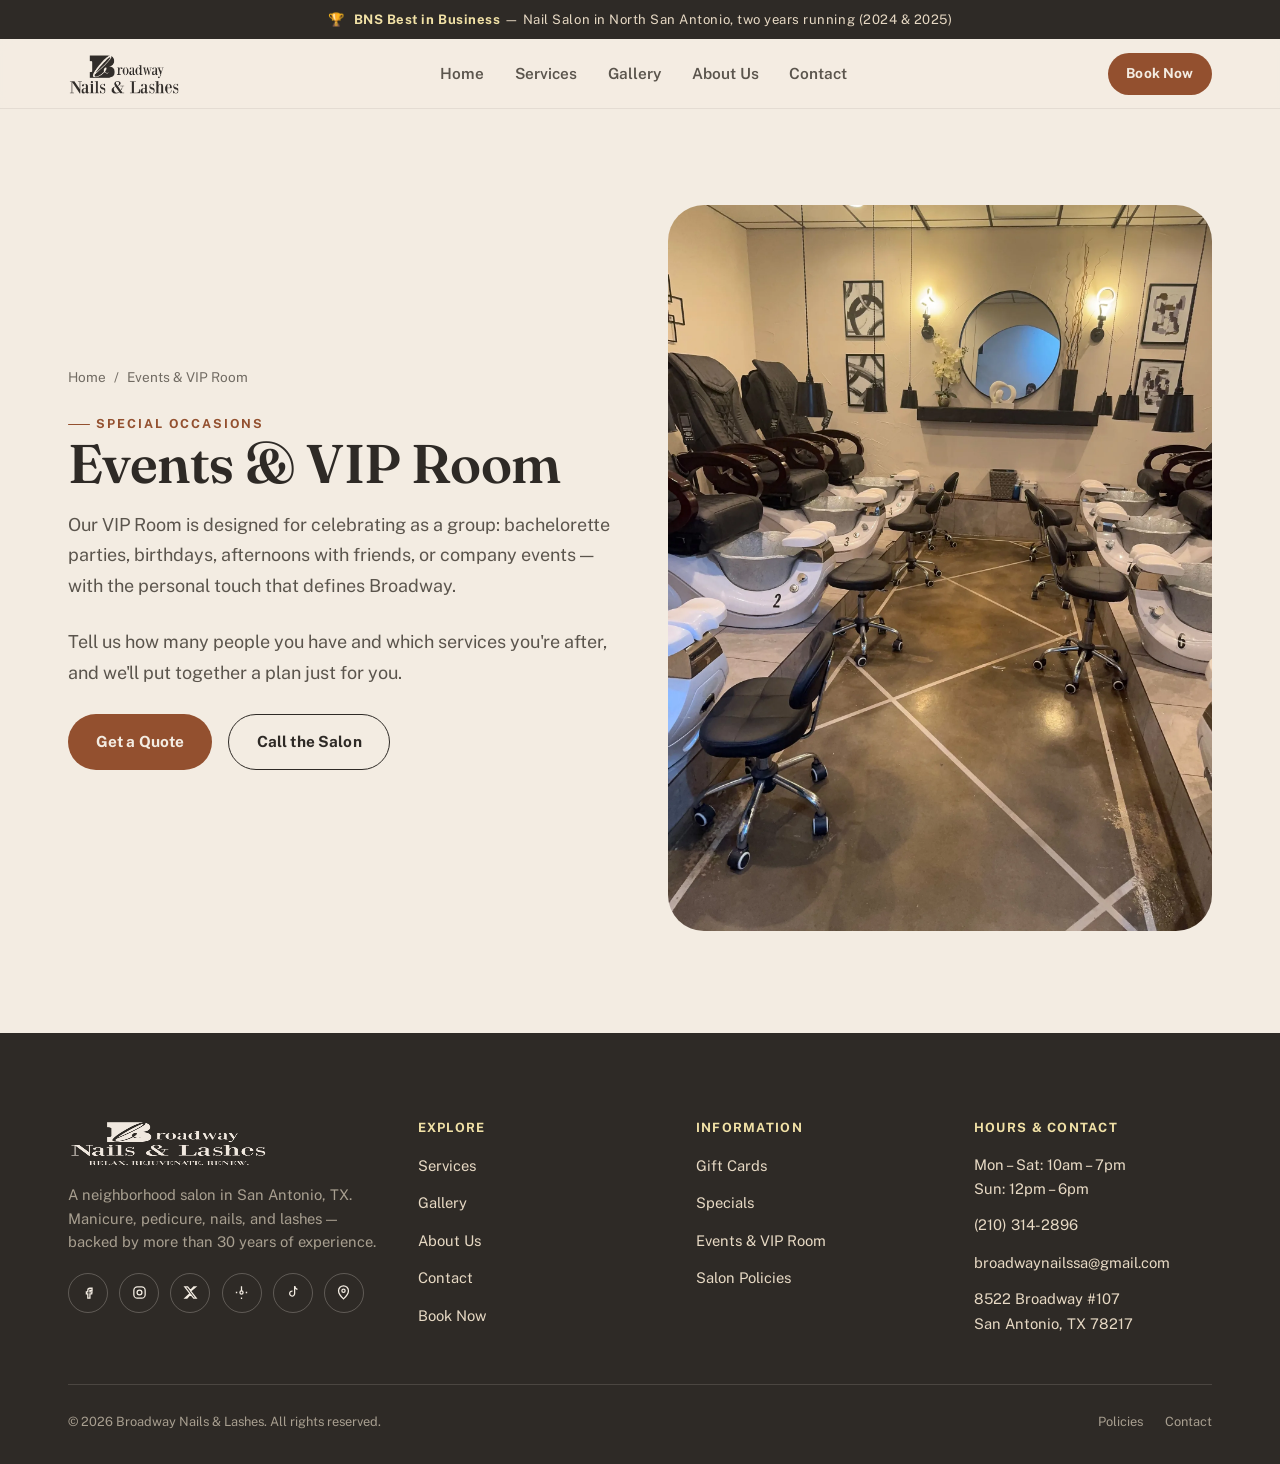
<file: events.html>
<!doctype html>
<html lang="en">
<head>
<meta charset="UTF-8">
<meta name="viewport" content="width=device-width, initial-scale=1">
<title>Events &amp; VIP Room — Broadway Nails & Lashes</title>
<meta name="description" content="Book our VIP Room for bachelorette parties, birthdays, and private events at Broadway Nails & Lashes, San Antonio, TX.">
<link rel="icon" href="favicon.ico" sizes="any">
<link rel="apple-touch-icon" href="assets/img/apple-touch-icon.png">
<link rel="preconnect" href="https://fonts.googleapis.com">
<link rel="preconnect" href="https://fonts.gstatic.com" crossorigin>
<link rel="stylesheet" href="https://fonts.googleapis.com/css2?family=Fraunces:ital,wght@0,400;0,500;0,600;0,700;1,400;1,500;1,600&family=Public+Sans:wght@400;500;600;700&display=swap">
<link rel="stylesheet" href="styles.css?v=20260828f">
<link rel="canonical" href="https://broadwaynailsandlashes.com/events.html">
<meta name="keywords" content="nail salon VIP room San Antonio, bachelorette party nails San Antonio, private nail salon event">
<meta name="robots" content="index, follow, max-image-preview:large">
<meta name="theme-color" content="#B4694A">
<meta name="author" content="Broadway Nails & Lashes">

<!-- Open Graph -->
<meta property="og:type" content="website">
<meta property="og:site_name" content="Broadway Nails &amp; Lashes">
<meta property="og:title" content="Events & VIP Room — Broadway Nails & Lashes">
<meta property="og:description" content="Book our VIP Room for bachelorette parties, birthdays, and private events at Broadway Nails & Lashes, San Antonio, TX.">
<meta property="og:url" content="https://broadwaynailsandlashes.com/events.html">
<meta property="og:image" content="https://broadwaynailsandlashes.com/assets/img/interior-salon-warm.webp">
<meta property="og:image:width" content="1200">
<meta property="og:image:alt" content="Broadway Nails &amp; Lashes — San Antonio, TX">
<meta property="og:locale" content="en_US">

<!-- Twitter Card -->
<meta name="twitter:card" content="summary_large_image">
<meta name="twitter:title" content="Events & VIP Room — Broadway Nails & Lashes">
<meta name="twitter:description" content="Book our VIP Room for bachelorette parties, birthdays, and private events at Broadway Nails & Lashes, San Antonio, TX.">
<meta name="twitter:image" content="https://broadwaynailsandlashes.com/assets/img/interior-salon-warm.webp">
<meta name="twitter:site" content="@broadwaynailssa">

<!-- Google Search Console verification — replace with your real code from search.google.com/search-console -->
<!-- <meta name="google-site-verification" content="REPLACE_WITH_YOUR_GSC_CODE"> -->

<!-- Google Analytics (GA4) — replace G-XXXXXXXXXX with your real Measurement ID -->
<!--
<script async src="https://www.googletagmanager.com/gtag/js?id=G-XXXXXXXXXX"></script>
<script>
  window.dataLayer = window.dataLayer || [];
  function gtag(){dataLayer.push(arguments);}
  gtag('js', new Date());
  gtag('config', 'G-XXXXXXXXXX');
</script>
-->

<script type="application/ld+json">
{
  "@context": "https://schema.org",
  "@type": "NailSalon",
  "@id": "https://broadwaynailsandlashes.com/#business",
  "name": "Broadway Nails & Lashes",
  "alternateName": "Broadway Nails and Lashes",
  "description": "Family-run nail salon in San Antonio, TX offering manicure, pedicure, nail extensions, lash & brow services, waxing, and hair styling. Founded by Linda, with more than 30 years of experience. Winner of BNS Best in Business \u2014 Nail Salon, North San Antonio, 2024 & 2025.",
  "image": [
    "https://broadwaynailsandlashes.com/assets/img/hero-salon-wide.webp",
    "https://broadwaynailsandlashes.com/assets/img/interior-salon-warm.webp"
  ],
  "logo": "https://broadwaynailsandlashes.com/assets/img/logo-full.webp",
  "url": "https://broadwaynailsandlashes.com/",
  "telephone": "+1-210-314-2896",
  "email": "broadwaynailssa@gmail.com",
  "priceRange": "$$",
  "currenciesAccepted": "USD",
  "paymentAccepted": "Cash, Credit Card, Debit Card",
  "address": {
    "@type": "PostalAddress",
    "streetAddress": "8522 Broadway #107",
    "addressLocality": "San Antonio",
    "addressRegion": "TX",
    "postalCode": "78217",
    "addressCountry": "US"
  },
  "geo": {
    "@type": "GeoCoordinates",
    "latitude": 29.5178,
    "longitude": -98.4624
  },
  "hasMap": "https://www.google.com/maps/place/Broadway+Nails+%26+Lashes/@29.5178036,-98.4625501,15z/data=!4m6!3m5!1s0x865cf52f52014299:0xa1b88b4aef656ddc!8m2!3d29.5178036!4d-98.4625501!16s%2Fg%2F11f765j8qv?entry=ttu",
  "openingHoursSpecification": [
    {
      "@type": "OpeningHoursSpecification",
      "dayOfWeek": ["Monday", "Tuesday", "Wednesday", "Thursday", "Friday", "Saturday"],
      "opens": "10:00",
      "closes": "19:00"
    },
    {
      "@type": "OpeningHoursSpecification",
      "dayOfWeek": ["Sunday"],
      "opens": "12:00",
      "closes": "18:00"
    }
  ],
  "sameAs": [
    "https://www.facebook.com/BroadwayNailsAndLashes/",
    "https://www.instagram.com/broadwaynailsandlashes/",
    "https://x.com/broadwaynailssa",
    "https://www.yelp.com/biz/broadway-nails-and-lashes-san-antonio-2",
    "https://www.tiktok.com/@broadway.nailslash"
  ],
  "award": "BNS Best in Business \u2014 Nail Salon, North San Antonio, Texas (2024 & 2025)",
  "founder": {
    "@type": "Person",
    "name": "Linda"
  },
  "areaServed": {
    "@type": "City",
    "name": "San Antonio"
  },
  "hasOfferCatalog": {
    "@type": "OfferCatalog",
    "name": "Services",
    "itemListElement": [
      { "@type": "Offer", "itemOffered": { "@type": "Service", "name": "Manicure" }, "priceRange": "$18\u2013$70" },
      { "@type": "Offer", "itemOffered": { "@type": "Service", "name": "Pedicure" }, "priceRange": "$30\u2013$120" },
      { "@type": "Offer", "itemOffered": { "@type": "Service", "name": "Nail Extensions (Acrylic, Dip, GelX, Builder Gel)" }, "priceRange": "$48\u2013$85" },
      { "@type": "Offer", "itemOffered": { "@type": "Service", "name": "Eyelash Extensions" }, "priceRange": "$65\u2013$160" },
      { "@type": "Offer", "itemOffered": { "@type": "Service", "name": "Brows & Waxing" }, "priceRange": "$8\u2013$110" },
      { "@type": "Offer", "itemOffered": { "@type": "Service", "name": "Hair Styling" }, "priceRange": "$40+" }
    ]
  }
}
</script>
<script type="application/ld+json">
{
  "@context": "https://schema.org",
  "@type": "BreadcrumbList",
  "itemListElement": [
    {
      "@type": "ListItem",
      "position": 1,
      "name": "Home",
      "item": "https://broadwaynailsandlashes.com/"
    },
    {
      "@type": "ListItem",
      "position": 2,
      "name": "Events & VIP Room",
      "item": "https://broadwaynailsandlashes.com/events.html"
    }
  ]
}
</script>
</head>
<body>
<a class="skip-link" href="#contenido">Skip to content</a>
<div class="award-strip"><div class="container"><span aria-hidden="true">🏆</span><span><strong>BNS Best in Business</strong> — Nail Salon in North San Antonio, two years running (2024 &amp; 2025)</span></div></div>
<header class="site-header">
  <div class="container header-inner">
    <a class="brand" href="index.html" aria-label="Broadway Nails & Lashes — home"><img src="assets/img/logo-header.webp" alt="Broadway Nails & Lashes" width="220" height="79"></a>
    <nav class="main-nav" aria-label="Main navigation">
      <ul><li><a href="index.html">Home</a></li><li><a href="servicios.html">Services</a></li><li><a href="galeria.html">Gallery</a></li><li><a href="nosotros.html">About Us</a></li><li><a href="contacto.html">Contact</a></li></ul>
    </nav>
    <div class="header-cta">
      <a class="btn btn-primary btn-sm" href="https://www.fresha.com/a/broadway-nails-and-lashes-san-antonio-8522-broadway-qn6suuja/all-offer?menu=true&amp;pId=954452" target="_blank" rel="noopener"><span class="full">Book Now</span><span class="short">Book</span></a>
      <button class="nav-toggle" aria-label="Open menu" aria-expanded="false"><svg viewBox="0 0 24 24" fill="none" stroke="currentColor" stroke-width="1.8"><path d="M3 6h18M3 12h18M3 18h18"/></svg></button>
    </div>
  </div>
</header>
<div class="mobile-nav">
  <nav aria-label="Mobile navigation">
    <ul><li><a href="index.html">Home</a></li><li><a href="servicios.html">Services</a></li><li><a href="galeria.html">Gallery</a></li><li><a href="nosotros.html">About Us</a></li><li><a href="contacto.html">Contact</a></li></ul>
    <div class="header-cta"><a class="btn btn-primary" href="https://www.fresha.com/a/broadway-nails-and-lashes-san-antonio-8522-broadway-qn6suuja/all-offer?menu=true&amp;pId=954452" target="_blank" rel="noopener">Book Now</a></div>
  </nav>
</div>

<main id="contenido">
  <section class="section" style="padding-top:clamp(3.5rem,8vw,6rem);">
    <div class="container">
      <div class="split-block split-block--reverse reveal">
        <div>
          <div class="breadcrumb" style="color:var(--text-soft);"><a href="index.html">Home</a><span>/</span><span>Events &amp; VIP Room</span></div>
          <span class="eyebrow">Special Occasions</span>
          <h1 class="h1" style="font-size:clamp(2.2rem,4.6vw,3.4rem);">Events &amp; VIP Room</h1>
          <p class="body-l" style="margin:1rem 0 1.6rem;">Our VIP Room is designed for celebrating as a group: bachelorette parties, birthdays, afternoons with friends, or company events — with the personal touch that defines Broadway.</p>
          <p class="body-l" style="margin-bottom:1.6rem;">Tell us how many people you have and which services you're after, and we'll put together a plan just for you.</p>
          <div style="display:flex; gap:1rem; flex-wrap:wrap;">
            <a class="btn btn-primary" href="contacto.html">Get a Quote</a>
            <a class="btn btn-secondary" href="tel:+12103142896">Call the Salon</a>
          </div>
        </div>
        <div class="split-block__media">
          <img src="assets/img/interior-salon-warm.webp" alt="VIP Room at Broadway Nails &amp; Lashes" loading="lazy" decoding="async">
        </div>
      </div>
    </div>
  </section>
</main>

<footer class="site-footer">
  <div class="container">
    <div class="footer-top">
      <div class="footer-brand">
        <img src="assets/img/logo-full-cream.webp" alt="Broadway Nails & Lashes" width="200" height="93">
        <p>A neighborhood salon in San Antonio, TX. Manicure, pedicure, nails, and lashes — backed by more than 30 years of experience.</p>
        <div class="social-row social-row--dark" style="margin-top:1.2rem;">
          <a href="https://www.facebook.com/BroadwayNailsAndLashes/" target="_blank" rel="noopener" aria-label="Facebook"><svg viewBox="0 0 24 24" fill="none" stroke="currentColor" stroke-width="1.8"><path d="M14 9h3V6h-3c-1.7 0-3 1.3-3 3v2H9v3h2v6h3v-6h2.5l.5-3H14V9z"/></svg></a>
          <a href="https://www.instagram.com/broadwaynailsandlashes/" target="_blank" rel="noopener" aria-label="Instagram"><svg viewBox="0 0 24 24" fill="none" stroke="currentColor" stroke-width="1.8"><rect x="4" y="4" width="16" height="16" rx="5"/><circle cx="12" cy="12" r="3.4"/></svg></a>
          <a href="https://x.com/broadwaynailssa" target="_blank" rel="noopener" aria-label="Twitter / X"><svg viewBox="0 0 24 24" fill="none" stroke="currentColor" stroke-width="1.8"><path d="M4 4l7.4 9.5L4.4 20H7l5-5.6L16.5 20H20l-7.8-10L19.2 4H16.6l-4.6 5.1L8 4H4z"/></svg></a>
          <a href="https://www.yelp.com/biz/broadway-nails-and-lashes-san-antonio-2" target="_blank" rel="noopener" aria-label="Yelp"><svg viewBox="0 0 24 24" fill="none" stroke="currentColor" stroke-width="1.8"><circle cx="12" cy="12" r="2.2"/><path d="M12 3v7M12 21v-2M6 12H4M20 12h-2"/></svg></a>
          <a href="https://www.tiktok.com/@broadway.nailslash" target="_blank" rel="noopener" aria-label="TikTok"><svg viewBox="0 0 24 24" fill="none" stroke="currentColor" stroke-width="1.8"><path d="M15 3v10.5a3.5 3.5 0 11-3-3.46"/><path d="M15 3c.3 2.4 2 4.2 4 4.5"/></svg></a>
          <a href="https://www.google.com/maps/place/Broadway+Nails+%26+Lashes/@29.5178036,-98.4625501,15z/data=!4m6!3m5!1s0x865cf52f52014299:0xa1b88b4aef656ddc!8m2!3d29.5178036!4d-98.4625501!16s%2Fg%2F11f765j8qv?entry=ttu" target="_blank" rel="noopener" aria-label="Google Maps"><svg viewBox="0 0 24 24" fill="none" stroke="currentColor" stroke-width="1.8"><path d="M12 21s7-6.3 7-11.5A7 7 0 105 9.5C5 14.7 12 21 12 21z"/><circle cx="12" cy="9.5" r="2.3"/></svg></a>
        </div>
      </div>
      <div class="footer-col"><h4>Explore</h4><ul><li><a href="servicios.html">Services</a></li><li><a href="galeria.html">Gallery</a></li><li><a href="nosotros.html">About Us</a></li><li><a href="contacto.html">Contact</a></li><li><a href="https://www.fresha.com/a/broadway-nails-and-lashes-san-antonio-8522-broadway-qn6suuja/all-offer?menu=true&amp;pId=954452" target="_blank" rel="noopener">Book Now</a></li></ul></div>
      <div class="footer-col"><h4>Information</h4><ul><li><a href="gift-card.html">Gift Cards</a></li><li><a href="specials.html">Specials</a></li><li><a href="events.html">Events &amp; VIP Room</a></li><li><a href="policies.html">Salon Policies</a></li></ul></div>
      <div class="footer-col"><h4>Hours &amp; Contact</h4><ul><li><p>Mon – Sat: 10am – 7pm<br>Sun: 12pm – 6pm</p></li><li><a href="tel:+12103142896">(210) 314-2896</a></li><li><a href="mailto:broadwaynailssa@gmail.com">broadwaynailssa@gmail.com</a></li><li><p>8522 Broadway #107<br>San Antonio, TX 78217</p></li></ul></div>
    </div>
    <div class="footer-bottom"><p>© 2026 Broadway Nails &amp; Lashes. All rights reserved.</p><div class="footer-bottom-links"><a href="policies.html">Policies</a><a href="contacto.html">Contact</a></div></div>
  </div>
</footer>
<script defer src="lib/manifest.js"></script>
<script defer src="main.js?v=20260828f"></script>
</body>
</html>
</file>
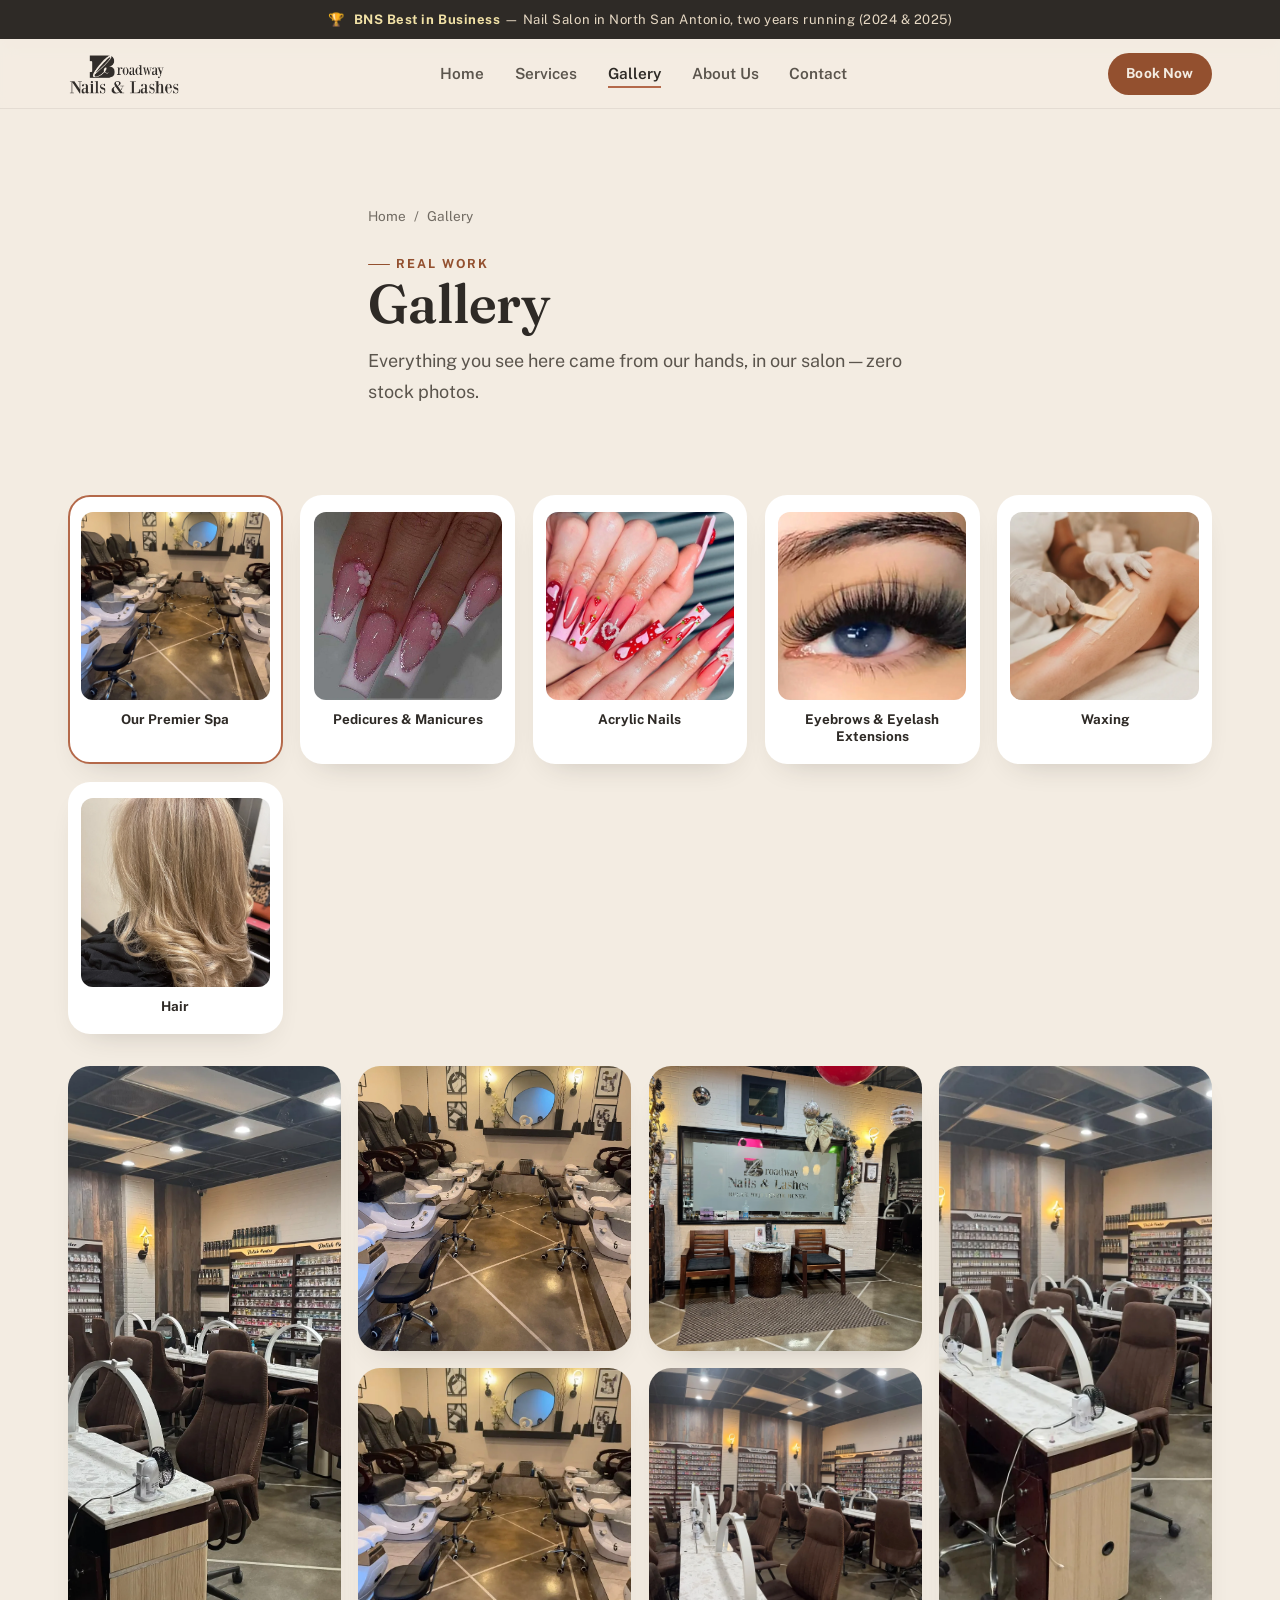
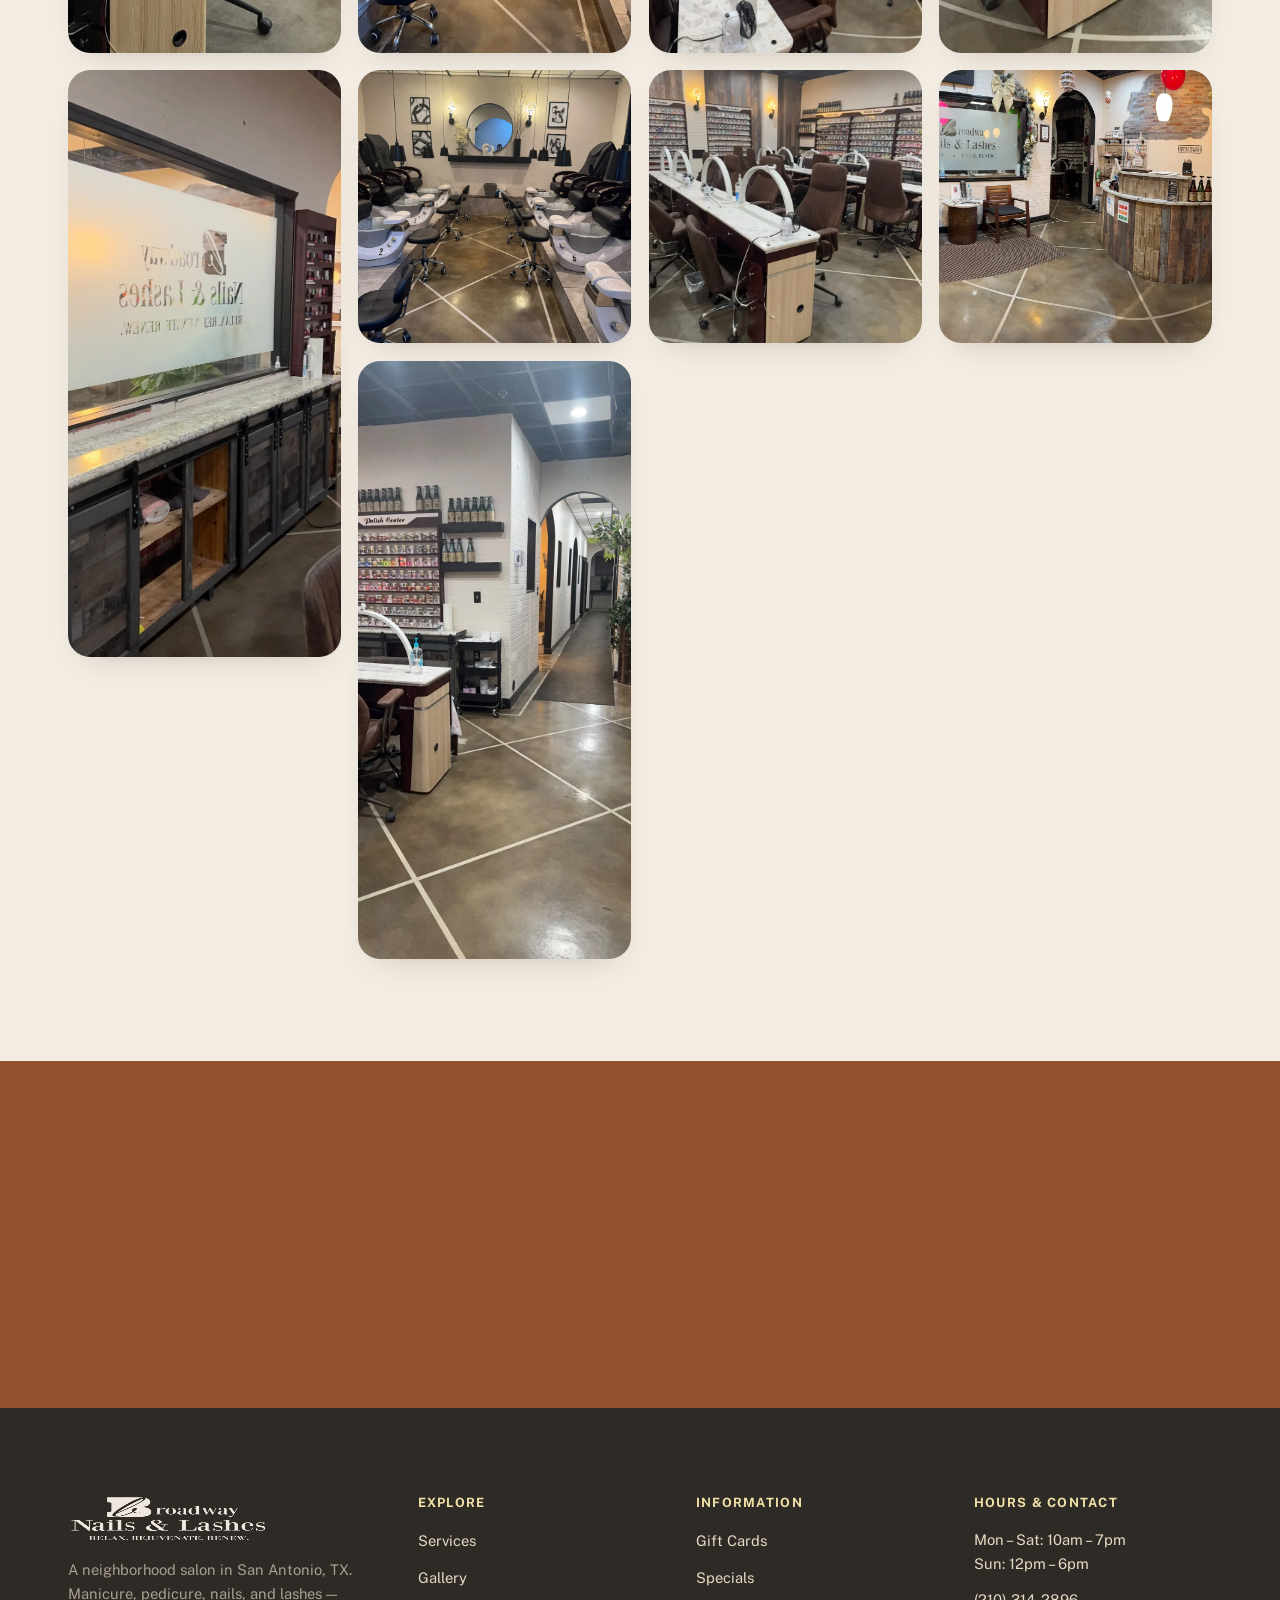
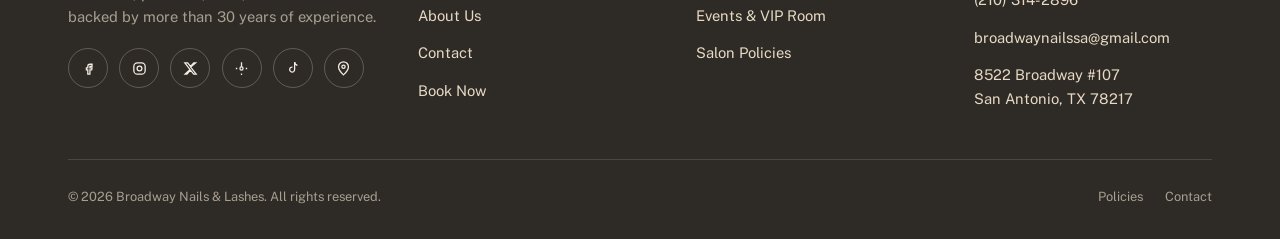
<file: galeria.html>
<!doctype html>
<html lang="en">
<head>
<meta charset="UTF-8">
<meta name="viewport" content="width=device-width, initial-scale=1">
<title>Gallery — Broadway Nails & Lashes</title>
<meta name="description" content="Real photos of manicures, pedicures, nail extensions, and lashes done at Broadway Nails & Lashes, San Antonio, TX.">
<link rel="icon" href="favicon.ico" sizes="any">
<link rel="apple-touch-icon" href="assets/img/apple-touch-icon.png">
<link rel="preconnect" href="https://fonts.googleapis.com">
<link rel="preconnect" href="https://fonts.gstatic.com" crossorigin>
<link rel="stylesheet" href="https://fonts.googleapis.com/css2?family=Fraunces:ital,wght@0,400;0,500;0,600;0,700;1,400;1,500;1,600&family=Public+Sans:wght@400;500;600;700&display=swap">
<link rel="stylesheet" href="styles.css?v=20260828p">
<link rel="canonical" href="https://broadwaynailsandlashes.com/galeria.html">
<meta name="keywords" content="nail art San Antonio, nail designs gallery, acrylic nail photos, lash extension photos San Antonio">
<meta name="robots" content="index, follow, max-image-preview:large">
<meta name="theme-color" content="#B4694A">
<meta name="author" content="Broadway Nails & Lashes">

<!-- Open Graph -->
<meta property="og:type" content="website">
<meta property="og:site_name" content="Broadway Nails &amp; Lashes">
<meta property="og:title" content="Gallery — Broadway Nails & Lashes">
<meta property="og:description" content="Real photos of manicures, pedicures, nail extensions, and lashes done at Broadway Nails & Lashes, San Antonio, TX.">
<meta property="og:url" content="https://broadwaynailsandlashes.com/galeria.html">
<meta property="og:image" content="https://broadwaynailsandlashes.com/assets/img/nailart-black-rose-stiletto.webp">
<meta property="og:image:width" content="1200">
<meta property="og:image:alt" content="Broadway Nails &amp; Lashes — San Antonio, TX">
<meta property="og:locale" content="en_US">

<!-- Twitter Card -->
<meta name="twitter:card" content="summary_large_image">
<meta name="twitter:title" content="Gallery — Broadway Nails & Lashes">
<meta name="twitter:description" content="Real photos of manicures, pedicures, nail extensions, and lashes done at Broadway Nails & Lashes, San Antonio, TX.">
<meta name="twitter:image" content="https://broadwaynailsandlashes.com/assets/img/nailart-black-rose-stiletto.webp">
<meta name="twitter:site" content="@broadwaynailssa">

<!-- Google Search Console verification — replace with your real code from search.google.com/search-console -->
<!-- <meta name="google-site-verification" content="REPLACE_WITH_YOUR_GSC_CODE"> -->

<!-- Google Analytics (GA4) — replace G-XXXXXXXXXX with your real Measurement ID -->
<!--
<script async src="https://www.googletagmanager.com/gtag/js?id=G-XXXXXXXXXX"></script>
<script>
  window.dataLayer = window.dataLayer || [];
  function gtag(){dataLayer.push(arguments);}
  gtag('js', new Date());
  gtag('config', 'G-XXXXXXXXXX');
</script>
-->

<script type="application/ld+json">
{
  "@context": "https://schema.org",
  "@type": "NailSalon",
  "@id": "https://broadwaynailsandlashes.com/#business",
  "name": "Broadway Nails & Lashes",
  "alternateName": "Broadway Nails and Lashes",
  "description": "Family-run nail salon in San Antonio, TX offering manicure, pedicure, nail extensions, lash & brow services, waxing, and hair styling. Founded by Linda, with more than 30 years of experience. Winner of BNS Best in Business \u2014 Nail Salon, North San Antonio, 2024 & 2025.",
  "image": [
    "https://broadwaynailsandlashes.com/assets/img/hero-salon-wide.webp",
    "https://broadwaynailsandlashes.com/assets/img/interior-salon-warm.webp"
  ],
  "logo": "https://broadwaynailsandlashes.com/assets/img/logo-full.webp",
  "url": "https://broadwaynailsandlashes.com/",
  "telephone": "+1-210-314-2896",
  "email": "broadwaynailssa@gmail.com",
  "priceRange": "$$",
  "currenciesAccepted": "USD",
  "paymentAccepted": "Cash, Credit Card, Debit Card",
  "address": {
    "@type": "PostalAddress",
    "streetAddress": "8522 Broadway #107",
    "addressLocality": "San Antonio",
    "addressRegion": "TX",
    "postalCode": "78217",
    "addressCountry": "US"
  },
  "geo": {
    "@type": "GeoCoordinates",
    "latitude": 29.5178,
    "longitude": -98.4624
  },
  "hasMap": "https://www.google.com/maps/place/Broadway+Nails+%26+Lashes/@29.5178036,-98.4625501,15z/data=!4m6!3m5!1s0x865cf52f52014299:0xa1b88b4aef656ddc!8m2!3d29.5178036!4d-98.4625501!16s%2Fg%2F11f765j8qv?entry=ttu",
  "openingHoursSpecification": [
    {
      "@type": "OpeningHoursSpecification",
      "dayOfWeek": ["Monday", "Tuesday", "Wednesday", "Thursday", "Friday", "Saturday"],
      "opens": "10:00",
      "closes": "19:00"
    },
    {
      "@type": "OpeningHoursSpecification",
      "dayOfWeek": ["Sunday"],
      "opens": "12:00",
      "closes": "18:00"
    }
  ],
  "sameAs": [
    "https://www.facebook.com/BroadwayNailsAndLashes/",
    "https://www.instagram.com/broadwaynailsandlashes/",
    "https://x.com/broadwaynailssa",
    "https://www.yelp.com/biz/broadway-nails-and-lashes-san-antonio-2",
    "https://www.tiktok.com/@broadway.nailslash"
  ],
  "award": "BNS Best in Business \u2014 Nail Salon, North San Antonio, Texas (2024 & 2025)",
  "founder": {
    "@type": "Person",
    "name": "Linda"
  },
  "areaServed": {
    "@type": "City",
    "name": "San Antonio"
  },
  "hasOfferCatalog": {
    "@type": "OfferCatalog",
    "name": "Services",
    "itemListElement": [
      { "@type": "Offer", "itemOffered": { "@type": "Service", "name": "Manicure" }, "priceRange": "$18\u2013$70" },
      { "@type": "Offer", "itemOffered": { "@type": "Service", "name": "Pedicure" }, "priceRange": "$30\u2013$120" },
      { "@type": "Offer", "itemOffered": { "@type": "Service", "name": "Nail Extensions (Acrylic, Dip, GelX, Builder Gel)" }, "priceRange": "$48\u2013$85" },
      { "@type": "Offer", "itemOffered": { "@type": "Service", "name": "Eyelash Extensions" }, "priceRange": "$65\u2013$160" },
      { "@type": "Offer", "itemOffered": { "@type": "Service", "name": "Brows & Waxing" }, "priceRange": "$8\u2013$110" },
      { "@type": "Offer", "itemOffered": { "@type": "Service", "name": "Hair Styling" }, "priceRange": "$40+" }
    ]
  }
}
</script>
<script type="application/ld+json">
{
  "@context": "https://schema.org",
  "@type": "BreadcrumbList",
  "itemListElement": [
    {
      "@type": "ListItem",
      "position": 1,
      "name": "Home",
      "item": "https://broadwaynailsandlashes.com/"
    },
    {
      "@type": "ListItem",
      "position": 2,
      "name": "Gallery",
      "item": "https://broadwaynailsandlashes.com/galeria.html"
    }
  ]
}
</script>
</head>
<body>
<a class="skip-link" href="#contenido">Skip to content</a>

<div class="award-strip">
  <div class="container">
    <span aria-hidden="true">🏆</span>
    <span><strong>BNS Best in Business</strong> — Nail Salon in North San Antonio, two years running (2024 &amp; 2025)</span>
  </div>
</div>

<header class="site-header">
  <div class="container header-inner">
    <a class="brand" href="index.html" aria-label="Broadway Nails & Lashes — home">
      <img src="assets/img/logo-header.webp" alt="Broadway Nails & Lashes" width="220" height="79">
    </a>
    <nav class="main-nav" aria-label="Main navigation">
      <ul>
        <li><a href="index.html">Home</a></li>
        <li><a href="servicios.html">Services</a></li>
        <li><a href="galeria.html" aria-current="page">Gallery</a></li>
        <li><a href="nosotros.html">About Us</a></li>
        <li><a href="contacto.html">Contact</a></li>
      </ul>
    </nav>
    <div class="header-cta">
      <a class="btn btn-primary btn-sm" href="https://www.fresha.com/a/broadway-nails-and-lashes-san-antonio-8522-broadway-qn6suuja/all-offer?menu=true&amp;pId=954452" target="_blank" rel="noopener">
        <span class="full">Book Now</span><span class="short">Book</span>
      </a>
      <button class="nav-toggle" aria-label="Open menu" aria-expanded="false">
        <svg viewBox="0 0 24 24" fill="none" stroke="currentColor" stroke-width="1.8"><path d="M3 6h18M3 12h18M3 18h18"/></svg>
      </button>
    </div>
  </div>
</header>

<div class="mobile-nav">
  <nav aria-label="Mobile navigation">
    <ul>
      <li><a href="index.html">Home</a></li>
      <li><a href="servicios.html">Services</a></li>
      <li><a href="galeria.html">Gallery</a></li>
      <li><a href="nosotros.html">About Us</a></li>
      <li><a href="contacto.html">Contact</a></li>
    </ul>
    <div class="header-cta">
      <a class="btn btn-primary" href="https://www.fresha.com/a/broadway-nails-and-lashes-san-antonio-8522-broadway-qn6suuja/all-offer?menu=true&amp;pId=954452" target="_blank" rel="noopener">Book Now</a>
    </div>
  </nav>
</div>

<main id="contenido">
  <section class="section" style="padding-top:clamp(3.5rem,8vw,6rem); padding-bottom:2rem;">
    <div class="container section-head reveal">
      <div class="breadcrumb" style="color:var(--text-soft);"><a href="index.html">Home</a><span>/</span><span>Gallery</span></div>
      <span class="eyebrow">Real Work</span>
      <h1 class="h1" style="font-size:clamp(2.2rem,4.6vw,3.4rem);">Gallery</h1>
      <p class="body-l" style="margin-top:.8rem;">Everything you see here came from our hands, in our salon — zero stock photos.</p>
    </div>
  </section>

  <section class="section" style="padding-top:0; padding-bottom:2rem;">
    <div class="container">
      <div class="gallery-filter-menu reveal-stagger" role="tablist" aria-label="Filter gallery by category">
        <button type="button" class="gallery-filter" data-filter="spa" role="tab" aria-selected="true">
          <span class="gallery-filter__thumb"><img src="assets/img/interior-salon-warm.webp" alt="" loading="lazy"></span>
          <span class="gallery-filter__label">Our Premier Spa</span>
        </button>
        <button type="button" class="gallery-filter" data-filter="spa-menu" role="tab" aria-selected="false">
          <span class="gallery-filter__thumb"><img src="assets/img/nailart-pink-glitter-floral.webp" alt="" loading="lazy"></span>
          <span class="gallery-filter__label">Pedicures &amp; Manicures</span>
        </button>
        <button type="button" class="gallery-filter" data-filter="extensions" role="tab" aria-selected="false">
          <span class="gallery-filter__thumb"><img src="assets/img/nailart-red-heart-coffin.webp" alt="" loading="lazy"></span>
          <span class="gallery-filter__label">Acrylic Nails</span>
        </button>
        <button type="button" class="gallery-filter" data-filter="eyebrows-lash" role="tab" aria-selected="false">
          <span class="gallery-filter__thumb"><img src="assets/img/lash-closeup.webp" alt="" loading="lazy"></span>
          <span class="gallery-filter__label">Eyebrows &amp; Eyelash Extensions</span>
        </button>
        <button type="button" class="gallery-filter" data-filter="waxing" role="tab" aria-selected="false">
          <span class="gallery-filter__thumb"><img src="assets/img/waxing-treatment.webp" alt="" loading="lazy"></span>
          <span class="gallery-filter__label">Waxing</span>
        </button>
        <button type="button" class="gallery-filter" data-filter="hair" role="tab" aria-selected="false">
          <span class="gallery-filter__thumb"><img src="assets/img/hair-blonde-highlights.webp" alt="" loading="lazy"></span>
          <span class="gallery-filter__label">Hair</span>
        </button>
      </div>
    </div>
  </section>

  <section class="section" style="padding-top:0;" data-gallery-results>
    <div class="container">
      <div class="gallery-grid reveal-stagger" data-gallery-grid>
        <a class="tall" data-cat="spa" href="#"><img src="assets/img/hero-salon-wide.webp" alt="Manicure stations at Broadway Nails &amp; Lashes" loading="lazy"></a>
        <a data-cat="spa" href="#"><img src="assets/img/interior-salon-warm.webp" alt="Pedicure spa area at Broadway Nails &amp; Lashes" loading="lazy"></a>
        <a data-cat="spa" href="#"><img src="assets/img/reception-desk.webp" alt="Reception area at Broadway Nails &amp; Lashes" loading="lazy"></a>
        <a class="tall" data-cat="spa" href="#"><img src="assets/img/spa-station-panorama.webp" alt="Manicure stations, wide view" loading="lazy"></a>
        <a data-cat="spa" href="#"><img src="assets/img/pedicure-area.webp" alt="Spa pedicure chairs" loading="lazy"></a>
        <a data-cat="spa" href="#"><img src="assets/img/nail-station-hands.webp" alt="Manicure stations, detail view" loading="lazy"></a>
        <a class="tall" data-cat="spa" href="#"><img src="assets/img/spa-station-3.webp" alt="Manicure stations at Broadway Nails &amp; Lashes" loading="lazy"></a>
        <a data-cat="spa" href="#"><img src="assets/img/pedicure-area-2.webp" alt="Spa pedicure area" loading="lazy"></a>
        <a data-cat="spa" href="#"><img src="assets/img/nail-station-detail.webp" alt="Manicure station detail" loading="lazy"></a>
        <a data-cat="spa" href="#"><img src="assets/img/spa-reception-clean.webp" alt="Reception counter at Broadway Nails &amp; Lashes" loading="lazy"></a>
        <a class="tall" data-cat="spa" href="#"><img src="assets/img/nailart-black-white-stars.webp" alt="Hallway at Broadway Nails &amp; Lashes" loading="lazy"></a>

        <a class="tall" data-cat="spa-menu" href="#"><img src="assets/img/nailart-pink-glitter-floral.webp" alt="Pink manicure with 3D flowers and glitter" loading="lazy"></a>
        <a data-cat="spa-menu" href="#"><img src="assets/img/nailart-hotpink-daisy.webp" alt="Neon pink French tips with daisies" loading="lazy"></a>
        <a data-cat="spa-menu" href="#"><img src="assets/img/nailart-hotpink-daisy-2.webp" alt="Detail of pink French tips with flowers" loading="lazy"></a>
        <a data-cat="spa-menu" href="#"><img src="assets/img/nailart-cherry-dots.webp" alt="Cherry design with dots" loading="lazy"></a>
        <a class="tall" data-cat="spa-menu" href="#"><img src="assets/img/nailart-cherry-dots-2.webp" alt="Detail of cherry design" loading="lazy"></a>
        <a data-cat="spa-menu" href="#"><img src="assets/img/nailart-white-orchid.webp" alt="White manicure with orchid" loading="lazy"></a>
        <a data-cat="spa-menu" href="#"><img src="assets/img/nailart-classic-red.webp" alt="Classic red manicure" loading="lazy"></a>
        <a class="tall" data-cat="spa-menu" href="#"><img src="assets/img/nailart-cherry-floral-almond.webp" alt="Almond nails with cherry and floral pattern" loading="lazy"></a>

        <a class="tall" data-cat="extensions" href="#"><img src="assets/img/nailart-black-rose-stiletto.webp" alt="Black stiletto nails with hand-drawn rose" loading="lazy"></a>
        <a data-cat="extensions" href="#"><img src="assets/img/nailart-black-floral-almond.webp" alt="Almond nails with black floral design" loading="lazy"></a>
        <a data-cat="extensions" href="#"><img src="assets/img/nailart-pink-glitter-heart.webp" alt="Coffin nails with hearts and glitter" loading="lazy"></a>
        <a class="tall" data-cat="extensions" href="#"><img src="assets/img/nailart-red-heart-coffin.webp" alt="Long coffin nails with strawberries and hearts" loading="lazy"></a>
        <a data-cat="extensions" href="#"><img src="assets/img/nailart-pink-floral-pattern.webp" alt="Long pink and white checkerboard nails with hearts" loading="lazy"></a>
        <a data-cat="extensions" href="#"><img src="assets/img/nailart-black-stars-2.webp" alt="Almond nails with black star accents" loading="lazy"></a>
        <a class="tall" data-cat="extensions" href="#"><img src="assets/img/spa-pedicure-mirror.webp" alt="Long coffin nails with rhinestones and bows" loading="lazy"></a>
        <a data-cat="extensions" href="#"><img src="assets/img/nailart-acrylic-red-glossy.webp" alt="Glossy red gel polish on acrylic nails" loading="lazy"></a>
        <a class="tall" data-cat="extensions" href="#"><img src="assets/img/nailart-acrylic-burgundy-solid.webp" alt="Solid burgundy powder color acrylic nails" loading="lazy"></a>
        <a data-cat="extensions" href="#"><img src="assets/img/nailart-acrylic-pink-ombre-glitter.webp" alt="Pink and white ombre acrylic nails with glitter" loading="lazy"></a>
        <a data-cat="extensions" href="#"><img src="assets/img/nailart-acrylic-burgundy-ombre-glitter.webp" alt="Burgundy ombre acrylic nails with glitter" loading="lazy"></a>
        <a class="tall" data-cat="extensions" href="#"><img src="assets/img/nailart-acrylic-classic-french.webp" alt="Classic white French tip acrylic nails" loading="lazy"></a>
        <a data-cat="extensions" href="#"><img src="assets/img/nailart-acrylic-hotpink-french.webp" alt="Hot pink custom French tip coffin nails" loading="lazy"></a>
        <a data-cat="extensions" href="#"><img src="assets/img/nailart-acrylic-nude-glitter.webp" alt="Nude acrylic nails with silver glitter accents" loading="lazy"></a>
        <a data-cat="extensions" href="#"><img src="assets/img/nailart-acrylic-natural-french.webp" alt="Natural length classic French manicure" loading="lazy"></a>
        <a class="tall" data-cat="extensions" href="#"><img src="assets/img/nailart-acrylic-black-swirl-design.webp" alt="Custom hand-painted black swirl nail design" loading="lazy"></a>
        <a data-cat="extensions" href="#"><img src="assets/img/nailart-acrylic-holo-peacock.webp" alt="Holographic chrome accent nail" loading="lazy"></a>
        <a data-cat="extensions" href="#"><img src="assets/img/nailart-acrylic-glitter-ombre.webp" alt="Glitter ombre acrylic nails" loading="lazy"></a>
        <a class="tall" data-cat="extensions" href="#"><img src="assets/img/nailart-acrylic-rainbow-colors.webp" alt="Assorted color powder change on almond nails" loading="lazy"></a>
        <a data-cat="extensions" href="#"><img src="assets/img/nailart-acrylic-silver-glitter-lace.webp" alt="Silver glitter ombre with white lace nail design" loading="lazy"></a>
        <a class="tall" data-cat="extensions" href="#"><img src="assets/img/nailart-acrylic-rainbow-flame.webp" alt="Colorful flame nail art design" loading="lazy"></a>
        <a data-cat="extensions" href="#"><img src="assets/img/nailart-acrylic-halloween-spiderweb.webp" alt="Halloween spiderweb nail art design" loading="lazy"></a>

        <a class="tall" data-cat="eyebrows-lash" href="#"><img src="assets/img/lash-closeup.webp" alt="Volume lash extensions" loading="lazy"></a>
        <a data-cat="eyebrows-lash" href="#"><img src="assets/img/brow-lamination-before-after.webp" alt="Brow lamination, before and after" loading="lazy"></a>
        <a data-cat="eyebrows-lash" href="#"><img src="assets/img/brow-before-after-2.webp" alt="Brow, before and after" loading="lazy"></a>
        <a data-cat="eyebrows-lash" href="#"><img src="assets/img/brow-tinting-2.webp" alt="Brow tinting result" loading="lazy"></a>
        <a class="tall" data-cat="eyebrows-lash" href="#"><img src="assets/img/lash-classic-set.webp" alt="Classic eyelash extensions, natural look" loading="lazy"></a>
        <a data-cat="eyebrows-lash" href="#"><img src="assets/img/lash-hybrid-set.webp" alt="Hybrid eyelash extensions" loading="lazy"></a>
        <a data-cat="eyebrows-lash" href="#"><img src="assets/img/lash-volume-set.webp" alt="Volume eyelash extensions, fuller fans" loading="lazy"></a>
        <a class="tall" data-cat="eyebrows-lash" href="#"><img src="assets/img/lash-mega-set.webp" alt="Mega volume eyelash extensions, maximum drama" loading="lazy"></a>
        <a data-cat="eyebrows-lash" href="#"><img src="assets/img/brow-lash-tinting.webp" alt="Brow and lash tinting result" loading="lazy"></a>
        <a class="tall" data-cat="eyebrows-lash" href="#"><img src="assets/img/brow-tinting-shaping.webp" alt="Shaped and tinted eyebrow" loading="lazy"></a>
        <a data-cat="eyebrows-lash" href="#"><img src="assets/img/brow-lamination-tint-shape.webp" alt="Brow lamination, tint and shape, before and after" loading="lazy"></a>

        <a class="tall" data-cat="waxing" href="#"><img src="assets/img/waxing-treatment.webp" alt="Leg waxing treatment" loading="lazy"></a>
        <a data-cat="waxing" href="#"><img src="assets/img/waxing-eyebrows.webp" alt="Eyebrow waxing treatment" loading="lazy"></a>
        <a data-cat="waxing" href="#"><img src="assets/img/waxing-chin.webp" alt="Chin waxing treatment" loading="lazy"></a>
        <a class="tall" data-cat="waxing" href="#"><img src="assets/img/waxing-nose.webp" alt="Nose waxing treatment" loading="lazy"></a>
        <a data-cat="waxing" href="#"><img src="assets/img/waxing-full-face.webp" alt="Full face waxing treatment" loading="lazy"></a>
        <a data-cat="waxing" href="#"><img src="assets/img/waxing-under-arm.webp" alt="Underarm waxing treatment" loading="lazy"></a>
        <a class="tall" data-cat="waxing" href="#"><img src="assets/img/waxing-full-arm.webp" alt="Full arm waxing treatment" loading="lazy"></a>
        <a data-cat="waxing" href="#"><img src="assets/img/waxing-lip.webp" alt="Lip waxing treatment" loading="lazy"></a>
        <a class="tall" data-cat="waxing" href="#"><img src="assets/img/waxing-half-arm.webp" alt="Half arm waxing treatment" loading="lazy"></a>
        <a data-cat="waxing" href="#"><img src="assets/img/waxing-half-leg.webp" alt="Half leg waxing treatment" loading="lazy"></a>
        <a data-cat="waxing" href="#"><img src="assets/img/waxing-full-leg.webp" alt="Full leg waxing treatment" loading="lazy"></a>
        <a class="tall" data-cat="waxing" href="#"><img src="assets/img/waxing-full-back.webp" alt="Full back waxing treatment" loading="lazy"></a>
        <a data-cat="waxing" href="#"><img src="assets/img/waxing-chest.webp" alt="Chest waxing treatment" loading="lazy"></a>
        <a data-cat="waxing" href="#"><img src="assets/img/waxing-bikini.webp" alt="Bikini waxing treatment" loading="lazy"></a>
        <a class="tall" data-cat="waxing" href="#"><img src="assets/img/waxing-brazilian.webp" alt="Brazilian waxing treatment" loading="lazy"></a>

        <a class="tall" data-cat="hair" href="#"><img src="assets/img/hair-blonde-highlights.webp" alt="Blonde highlights hair styling" loading="lazy"></a>
        <a data-cat="hair" href="#"><img src="assets/img/hair-womens-bob-cut.webp" alt="Women's bob haircut" loading="lazy"></a>
        <a class="tall" data-cat="hair" href="#"><img src="assets/img/hair-wavy-blowout-style.webp" alt="Long wavy balayage blow out style" loading="lazy"></a>
        <a data-cat="hair" href="#"><img src="assets/img/hair-perm-curls-blonde.webp" alt="Voluminous perm curls on blonde hair" loading="lazy"></a>
      </div>
    </div>
  </section>

  <section class="section section--terracota cta-final">
    <div class="container reveal">
      <h2 class="h2">See something you like?</h2>
      <div class="cta-final__actions">
        <a class="btn" href="https://www.fresha.com/a/broadway-nails-and-lashes-san-antonio-8522-broadway-qn6suuja/all-offer?menu=true&amp;pId=954452" target="_blank" rel="noopener" style="background:var(--crema); color:var(--terracota-dark);">Book Now</a>
        <a class="btn btn-secondary btn-on-dark" href="servicios.html">See Pricing</a>
      </div>
    </div>
  </section>
</main>

<footer class="site-footer">
  <div class="container">
    <div class="footer-top">
      <div class="footer-brand">
        <img src="assets/img/logo-full-cream.webp" alt="Broadway Nails & Lashes" width="200" height="93">
        <p>A neighborhood salon in San Antonio, TX. Manicure, pedicure, nails, and lashes — backed by more than 30 years of experience.</p>
        <div class="social-row social-row--dark" style="margin-top:1.2rem;">
          <a href="https://www.facebook.com/BroadwayNailsAndLashes/" target="_blank" rel="noopener" aria-label="Facebook"><svg viewBox="0 0 24 24" fill="none" stroke="currentColor" stroke-width="1.8"><path d="M14 9h3V6h-3c-1.7 0-3 1.3-3 3v2H9v3h2v6h3v-6h2.5l.5-3H14V9z"/></svg></a>
          <a href="https://www.instagram.com/broadwaynailsandlashes/" target="_blank" rel="noopener" aria-label="Instagram"><svg viewBox="0 0 24 24" fill="none" stroke="currentColor" stroke-width="1.8"><rect x="4" y="4" width="16" height="16" rx="5"/><circle cx="12" cy="12" r="3.4"/></svg></a>
          <a href="https://x.com/broadwaynailssa" target="_blank" rel="noopener" aria-label="Twitter / X"><svg viewBox="0 0 24 24" fill="none" stroke="currentColor" stroke-width="1.8"><path d="M4 4l7.4 9.5L4.4 20H7l5-5.6L16.5 20H20l-7.8-10L19.2 4H16.6l-4.6 5.1L8 4H4z"/></svg></a>
          <a href="https://www.yelp.com/biz/broadway-nails-and-lashes-san-antonio-2" target="_blank" rel="noopener" aria-label="Yelp"><svg viewBox="0 0 24 24" fill="none" stroke="currentColor" stroke-width="1.8"><circle cx="12" cy="12" r="2.2"/><path d="M12 3v7M12 21v-2M6 12H4M20 12h-2"/></svg></a>
          <a href="https://www.tiktok.com/@broadway.nailslash" target="_blank" rel="noopener" aria-label="TikTok"><svg viewBox="0 0 24 24" fill="none" stroke="currentColor" stroke-width="1.8"><path d="M15 3v10.5a3.5 3.5 0 11-3-3.46"/><path d="M15 3c.3 2.4 2 4.2 4 4.5"/></svg></a>
          <a href="https://www.google.com/maps/place/Broadway+Nails+%26+Lashes/@29.5178036,-98.4625501,15z/data=!4m6!3m5!1s0x865cf52f52014299:0xa1b88b4aef656ddc!8m2!3d29.5178036!4d-98.4625501!16s%2Fg%2F11f765j8qv?entry=ttu" target="_blank" rel="noopener" aria-label="Google Maps"><svg viewBox="0 0 24 24" fill="none" stroke="currentColor" stroke-width="1.8"><path d="M12 21s7-6.3 7-11.5A7 7 0 105 9.5C5 14.7 12 21 12 21z"/><circle cx="12" cy="9.5" r="2.3"/></svg></a>
        </div>
      </div>
      <div class="footer-col">
        <h4>Explore</h4>
        <ul>
          <li><a href="servicios.html">Services</a></li>
          <li><a href="galeria.html">Gallery</a></li>
          <li><a href="nosotros.html">About Us</a></li>
          <li><a href="contacto.html">Contact</a></li>
          <li><a href="https://www.fresha.com/a/broadway-nails-and-lashes-san-antonio-8522-broadway-qn6suuja/all-offer?menu=true&amp;pId=954452" target="_blank" rel="noopener">Book Now</a></li>
        </ul>
      </div>
      <div class="footer-col">
        <h4>Information</h4>
        <ul>
          <li><a href="gift-card.html">Gift Cards</a></li>
          <li><a href="specials.html">Specials</a></li>
          <li><a href="events.html">Events &amp; VIP Room</a></li>
          <li><a href="policies.html">Salon Policies</a></li>
        </ul>
      </div>
      <div class="footer-col">
        <h4>Hours &amp; Contact</h4>
        <ul>
          <li><p>Mon – Sat: 10am – 7pm<br>Sun: 12pm – 6pm</p></li>
          <li><a href="tel:+12103142896">(210) 314-2896</a></li>
          <li><a href="mailto:broadwaynailssa@gmail.com">broadwaynailssa@gmail.com</a></li>
          <li><p>8522 Broadway #107<br>San Antonio, TX 78217</p></li>
        </ul>
      </div>
    </div>
    <div class="footer-bottom">
      <p>© 2026 Broadway Nails &amp; Lashes. All rights reserved.</p>
      <div class="footer-bottom-links">
        <a href="policies.html">Policies</a>
        <a href="contacto.html">Contact</a>
      </div>
    </div>
  </div>
</footer>

<script defer src="lib/manifest.js"></script>
<script defer src="main.js?v=20260828p"></script>
</body>
</html>
</file>
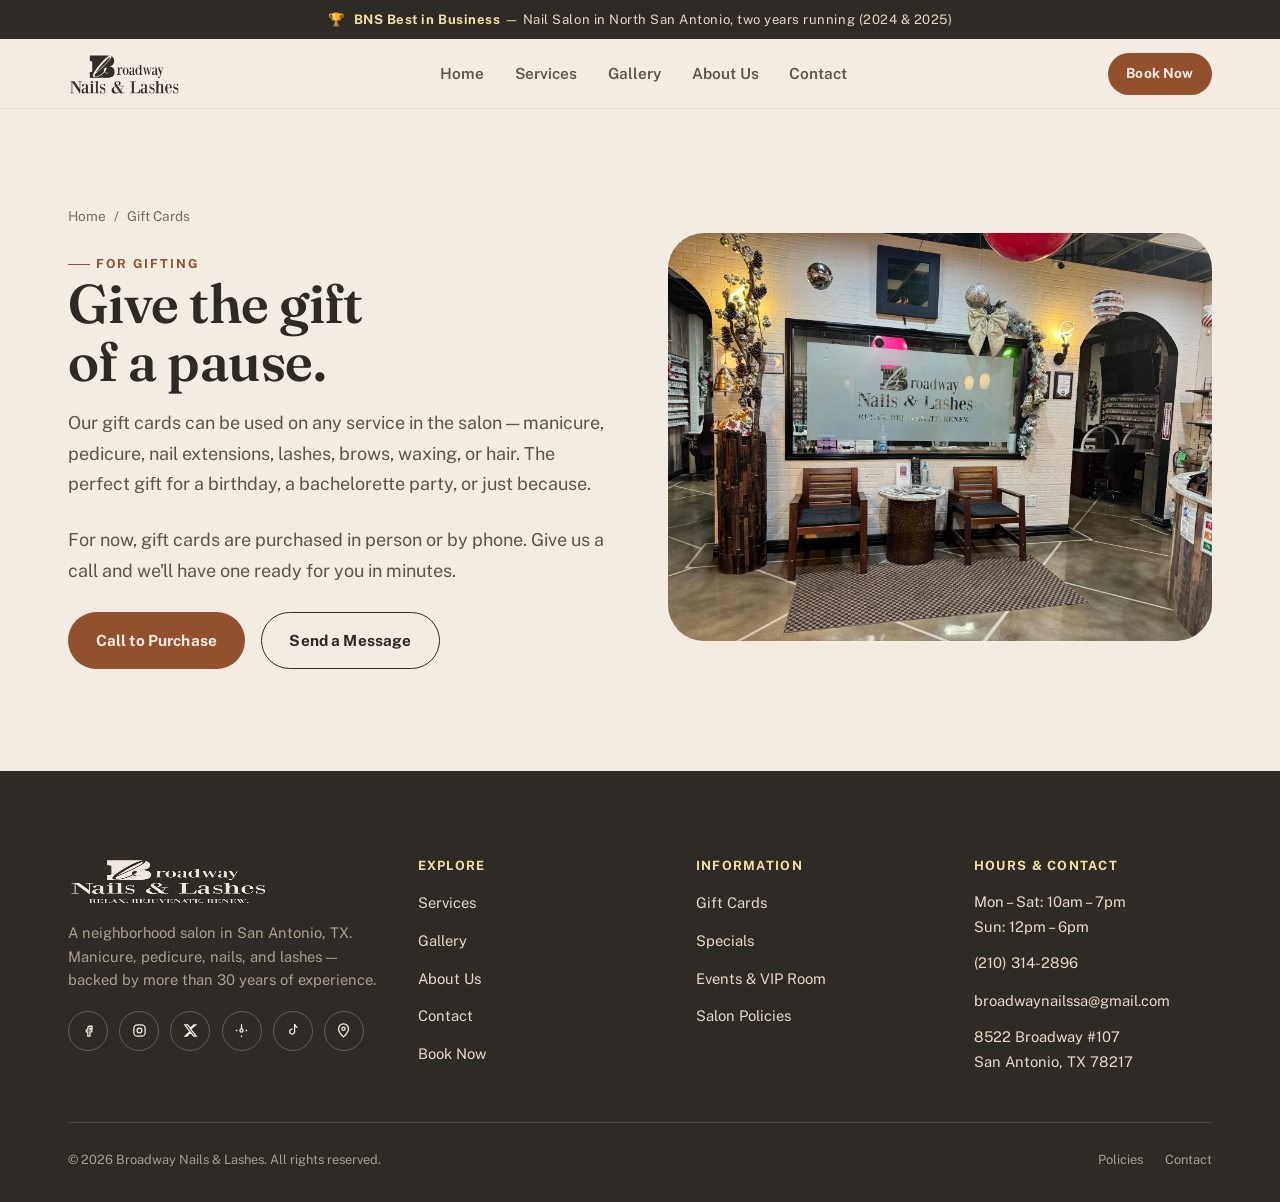
<file: gift-card.html>
<!doctype html>
<html lang="en">
<head>
<meta charset="UTF-8">
<meta name="viewport" content="width=device-width, initial-scale=1">
<title>Gift Cards — Broadway Nails & Lashes</title>
<meta name="description" content="Give the gift of a pause. Gift cards from Broadway Nails & Lashes, San Antonio, TX.">
<link rel="icon" href="favicon.ico" sizes="any">
<link rel="apple-touch-icon" href="assets/img/apple-touch-icon.png">
<link rel="preconnect" href="https://fonts.googleapis.com">
<link rel="preconnect" href="https://fonts.gstatic.com" crossorigin>
<link rel="stylesheet" href="https://fonts.googleapis.com/css2?family=Fraunces:ital,wght@0,400;0,500;0,600;0,700;1,400;1,500;1,600&family=Public+Sans:wght@400;500;600;700&display=swap">
<link rel="stylesheet" href="styles.css?v=20260828f">
<link rel="canonical" href="https://broadwaynailsandlashes.com/gift-card.html">
<meta name="keywords" content="nail salon gift card San Antonio, spa gift card San Antonio">
<meta name="robots" content="index, follow, max-image-preview:large">
<meta name="theme-color" content="#B4694A">
<meta name="author" content="Broadway Nails & Lashes">

<!-- Open Graph -->
<meta property="og:type" content="website">
<meta property="og:site_name" content="Broadway Nails &amp; Lashes">
<meta property="og:title" content="Gift Cards — Broadway Nails & Lashes">
<meta property="og:description" content="Give the gift of a pause. Gift cards from Broadway Nails & Lashes, San Antonio, TX.">
<meta property="og:url" content="https://broadwaynailsandlashes.com/gift-card.html">
<meta property="og:image" content="https://broadwaynailsandlashes.com/assets/img/reception-desk.webp">
<meta property="og:image:width" content="1200">
<meta property="og:image:alt" content="Broadway Nails &amp; Lashes — San Antonio, TX">
<meta property="og:locale" content="en_US">

<!-- Twitter Card -->
<meta name="twitter:card" content="summary_large_image">
<meta name="twitter:title" content="Gift Cards — Broadway Nails & Lashes">
<meta name="twitter:description" content="Give the gift of a pause. Gift cards from Broadway Nails & Lashes, San Antonio, TX.">
<meta name="twitter:image" content="https://broadwaynailsandlashes.com/assets/img/reception-desk.webp">
<meta name="twitter:site" content="@broadwaynailssa">

<!-- Google Search Console verification — replace with your real code from search.google.com/search-console -->
<!-- <meta name="google-site-verification" content="REPLACE_WITH_YOUR_GSC_CODE"> -->

<!-- Google Analytics (GA4) — replace G-XXXXXXXXXX with your real Measurement ID -->
<!--
<script async src="https://www.googletagmanager.com/gtag/js?id=G-XXXXXXXXXX"></script>
<script>
  window.dataLayer = window.dataLayer || [];
  function gtag(){dataLayer.push(arguments);}
  gtag('js', new Date());
  gtag('config', 'G-XXXXXXXXXX');
</script>
-->

<script type="application/ld+json">
{
  "@context": "https://schema.org",
  "@type": "NailSalon",
  "@id": "https://broadwaynailsandlashes.com/#business",
  "name": "Broadway Nails & Lashes",
  "alternateName": "Broadway Nails and Lashes",
  "description": "Family-run nail salon in San Antonio, TX offering manicure, pedicure, nail extensions, lash & brow services, waxing, and hair styling. Founded by Linda, with more than 30 years of experience. Winner of BNS Best in Business \u2014 Nail Salon, North San Antonio, 2024 & 2025.",
  "image": [
    "https://broadwaynailsandlashes.com/assets/img/hero-salon-wide.webp",
    "https://broadwaynailsandlashes.com/assets/img/interior-salon-warm.webp"
  ],
  "logo": "https://broadwaynailsandlashes.com/assets/img/logo-full.webp",
  "url": "https://broadwaynailsandlashes.com/",
  "telephone": "+1-210-314-2896",
  "email": "broadwaynailssa@gmail.com",
  "priceRange": "$$",
  "currenciesAccepted": "USD",
  "paymentAccepted": "Cash, Credit Card, Debit Card",
  "address": {
    "@type": "PostalAddress",
    "streetAddress": "8522 Broadway #107",
    "addressLocality": "San Antonio",
    "addressRegion": "TX",
    "postalCode": "78217",
    "addressCountry": "US"
  },
  "geo": {
    "@type": "GeoCoordinates",
    "latitude": 29.5178,
    "longitude": -98.4624
  },
  "hasMap": "https://www.google.com/maps/place/Broadway+Nails+%26+Lashes/@29.5178036,-98.4625501,15z/data=!4m6!3m5!1s0x865cf52f52014299:0xa1b88b4aef656ddc!8m2!3d29.5178036!4d-98.4625501!16s%2Fg%2F11f765j8qv?entry=ttu",
  "openingHoursSpecification": [
    {
      "@type": "OpeningHoursSpecification",
      "dayOfWeek": ["Monday", "Tuesday", "Wednesday", "Thursday", "Friday", "Saturday"],
      "opens": "10:00",
      "closes": "19:00"
    },
    {
      "@type": "OpeningHoursSpecification",
      "dayOfWeek": ["Sunday"],
      "opens": "12:00",
      "closes": "18:00"
    }
  ],
  "sameAs": [
    "https://www.facebook.com/BroadwayNailsAndLashes/",
    "https://www.instagram.com/broadwaynailsandlashes/",
    "https://x.com/broadwaynailssa",
    "https://www.yelp.com/biz/broadway-nails-and-lashes-san-antonio-2",
    "https://www.tiktok.com/@broadway.nailslash"
  ],
  "award": "BNS Best in Business \u2014 Nail Salon, North San Antonio, Texas (2024 & 2025)",
  "founder": {
    "@type": "Person",
    "name": "Linda"
  },
  "areaServed": {
    "@type": "City",
    "name": "San Antonio"
  },
  "hasOfferCatalog": {
    "@type": "OfferCatalog",
    "name": "Services",
    "itemListElement": [
      { "@type": "Offer", "itemOffered": { "@type": "Service", "name": "Manicure" }, "priceRange": "$18\u2013$70" },
      { "@type": "Offer", "itemOffered": { "@type": "Service", "name": "Pedicure" }, "priceRange": "$30\u2013$120" },
      { "@type": "Offer", "itemOffered": { "@type": "Service", "name": "Nail Extensions (Acrylic, Dip, GelX, Builder Gel)" }, "priceRange": "$48\u2013$85" },
      { "@type": "Offer", "itemOffered": { "@type": "Service", "name": "Eyelash Extensions" }, "priceRange": "$65\u2013$160" },
      { "@type": "Offer", "itemOffered": { "@type": "Service", "name": "Brows & Waxing" }, "priceRange": "$8\u2013$110" },
      { "@type": "Offer", "itemOffered": { "@type": "Service", "name": "Hair Styling" }, "priceRange": "$40+" }
    ]
  }
}
</script>
<script type="application/ld+json">
{
  "@context": "https://schema.org",
  "@type": "BreadcrumbList",
  "itemListElement": [
    {
      "@type": "ListItem",
      "position": 1,
      "name": "Home",
      "item": "https://broadwaynailsandlashes.com/"
    },
    {
      "@type": "ListItem",
      "position": 2,
      "name": "Gift Cards",
      "item": "https://broadwaynailsandlashes.com/gift-card.html"
    }
  ]
}
</script>
</head>
<body>
<a class="skip-link" href="#contenido">Skip to content</a>
<div class="award-strip"><div class="container"><span aria-hidden="true">🏆</span><span><strong>BNS Best in Business</strong> — Nail Salon in North San Antonio, two years running (2024 &amp; 2025)</span></div></div>
<header class="site-header">
  <div class="container header-inner">
    <a class="brand" href="index.html" aria-label="Broadway Nails & Lashes — home"><img src="assets/img/logo-header.webp" alt="Broadway Nails & Lashes" width="220" height="79"></a>
    <nav class="main-nav" aria-label="Main navigation">
      <ul>
        <li><a href="index.html">Home</a></li>
        <li><a href="servicios.html">Services</a></li>
        <li><a href="galeria.html">Gallery</a></li>
        <li><a href="nosotros.html">About Us</a></li>
        <li><a href="contacto.html">Contact</a></li>
      </ul>
    </nav>
    <div class="header-cta">
      <a class="btn btn-primary btn-sm" href="https://www.fresha.com/a/broadway-nails-and-lashes-san-antonio-8522-broadway-qn6suuja/all-offer?menu=true&amp;pId=954452" target="_blank" rel="noopener"><span class="full">Book Now</span><span class="short">Book</span></a>
      <button class="nav-toggle" aria-label="Open menu" aria-expanded="false"><svg viewBox="0 0 24 24" fill="none" stroke="currentColor" stroke-width="1.8"><path d="M3 6h18M3 12h18M3 18h18"/></svg></button>
    </div>
  </div>
</header>
<div class="mobile-nav">
  <nav aria-label="Mobile navigation">
    <ul><li><a href="index.html">Home</a></li><li><a href="servicios.html">Services</a></li><li><a href="galeria.html">Gallery</a></li><li><a href="nosotros.html">About Us</a></li><li><a href="contacto.html">Contact</a></li></ul>
    <div class="header-cta"><a class="btn btn-primary" href="https://www.fresha.com/a/broadway-nails-and-lashes-san-antonio-8522-broadway-qn6suuja/all-offer?menu=true&amp;pId=954452" target="_blank" rel="noopener">Book Now</a></div>
  </nav>
</div>

<main id="contenido">
  <section class="section" style="padding-top:clamp(3.5rem,8vw,6rem);">
    <div class="container">
      <div class="split-block reveal">
        <div>
          <div class="breadcrumb" style="color:var(--text-soft);"><a href="index.html">Home</a><span>/</span><span>Gift Cards</span></div>
          <span class="eyebrow">For Gifting</span>
          <h1 class="h1" style="font-size:clamp(2.2rem,4.6vw,3.4rem);">Give the gift of a pause.</h1>
          <p class="body-l" style="margin:1rem 0 1.6rem;">Our gift cards can be used on any service in the salon — manicure, pedicure, nail extensions, lashes, brows, waxing, or hair. The perfect gift for a birthday, a bachelorette party, or just because.</p>
          <p class="body-l" style="margin-bottom:1.6rem;">For now, gift cards are purchased in person or by phone. Give us a call and we'll have one ready for you in minutes.</p>
          <div style="display:flex; gap:1rem; flex-wrap:wrap;">
            <a class="btn btn-primary" href="tel:+12103142896">Call to Purchase</a>
            <a class="btn btn-secondary" href="contacto.html">Send a Message</a>
          </div>
        </div>
        <div class="split-block__media">
          <img src="assets/img/reception-desk.webp" alt="Reception area at Broadway Nails &amp; Lashes" loading="lazy" decoding="async">
        </div>
      </div>
    </div>
  </section>
</main>

<footer class="site-footer">
  <div class="container">
    <div class="footer-top">
      <div class="footer-brand">
        <img src="assets/img/logo-full-cream.webp" alt="Broadway Nails & Lashes" width="200" height="93">
        <p>A neighborhood salon in San Antonio, TX. Manicure, pedicure, nails, and lashes — backed by more than 30 years of experience.</p>
        <div class="social-row social-row--dark" style="margin-top:1.2rem;">
          <a href="https://www.facebook.com/BroadwayNailsAndLashes/" target="_blank" rel="noopener" aria-label="Facebook"><svg viewBox="0 0 24 24" fill="none" stroke="currentColor" stroke-width="1.8"><path d="M14 9h3V6h-3c-1.7 0-3 1.3-3 3v2H9v3h2v6h3v-6h2.5l.5-3H14V9z"/></svg></a>
          <a href="https://www.instagram.com/broadwaynailsandlashes/" target="_blank" rel="noopener" aria-label="Instagram"><svg viewBox="0 0 24 24" fill="none" stroke="currentColor" stroke-width="1.8"><rect x="4" y="4" width="16" height="16" rx="5"/><circle cx="12" cy="12" r="3.4"/></svg></a>
          <a href="https://x.com/broadwaynailssa" target="_blank" rel="noopener" aria-label="Twitter / X"><svg viewBox="0 0 24 24" fill="none" stroke="currentColor" stroke-width="1.8"><path d="M4 4l7.4 9.5L4.4 20H7l5-5.6L16.5 20H20l-7.8-10L19.2 4H16.6l-4.6 5.1L8 4H4z"/></svg></a>
          <a href="https://www.yelp.com/biz/broadway-nails-and-lashes-san-antonio-2" target="_blank" rel="noopener" aria-label="Yelp"><svg viewBox="0 0 24 24" fill="none" stroke="currentColor" stroke-width="1.8"><circle cx="12" cy="12" r="2.2"/><path d="M12 3v7M12 21v-2M6 12H4M20 12h-2"/></svg></a>
          <a href="https://www.tiktok.com/@broadway.nailslash" target="_blank" rel="noopener" aria-label="TikTok"><svg viewBox="0 0 24 24" fill="none" stroke="currentColor" stroke-width="1.8"><path d="M15 3v10.5a3.5 3.5 0 11-3-3.46"/><path d="M15 3c.3 2.4 2 4.2 4 4.5"/></svg></a>
          <a href="https://www.google.com/maps/place/Broadway+Nails+%26+Lashes/@29.5178036,-98.4625501,15z/data=!4m6!3m5!1s0x865cf52f52014299:0xa1b88b4aef656ddc!8m2!3d29.5178036!4d-98.4625501!16s%2Fg%2F11f765j8qv?entry=ttu" target="_blank" rel="noopener" aria-label="Google Maps"><svg viewBox="0 0 24 24" fill="none" stroke="currentColor" stroke-width="1.8"><path d="M12 21s7-6.3 7-11.5A7 7 0 105 9.5C5 14.7 12 21 12 21z"/><circle cx="12" cy="9.5" r="2.3"/></svg></a>
        </div>
      </div>
      <div class="footer-col"><h4>Explore</h4><ul><li><a href="servicios.html">Services</a></li><li><a href="galeria.html">Gallery</a></li><li><a href="nosotros.html">About Us</a></li><li><a href="contacto.html">Contact</a></li><li><a href="https://www.fresha.com/a/broadway-nails-and-lashes-san-antonio-8522-broadway-qn6suuja/all-offer?menu=true&amp;pId=954452" target="_blank" rel="noopener">Book Now</a></li></ul></div>
      <div class="footer-col"><h4>Information</h4><ul><li><a href="gift-card.html">Gift Cards</a></li><li><a href="specials.html">Specials</a></li><li><a href="events.html">Events &amp; VIP Room</a></li><li><a href="policies.html">Salon Policies</a></li></ul></div>
      <div class="footer-col"><h4>Hours &amp; Contact</h4><ul><li><p>Mon – Sat: 10am – 7pm<br>Sun: 12pm – 6pm</p></li><li><a href="tel:+12103142896">(210) 314-2896</a></li><li><a href="mailto:broadwaynailssa@gmail.com">broadwaynailssa@gmail.com</a></li><li><p>8522 Broadway #107<br>San Antonio, TX 78217</p></li></ul></div>
    </div>
    <div class="footer-bottom"><p>© 2026 Broadway Nails &amp; Lashes. All rights reserved.</p><div class="footer-bottom-links"><a href="policies.html">Policies</a><a href="contacto.html">Contact</a></div></div>
  </div>
</footer>
<script defer src="lib/manifest.js"></script>
<script defer src="main.js?v=20260828f"></script>
</body>
</html>
</file>
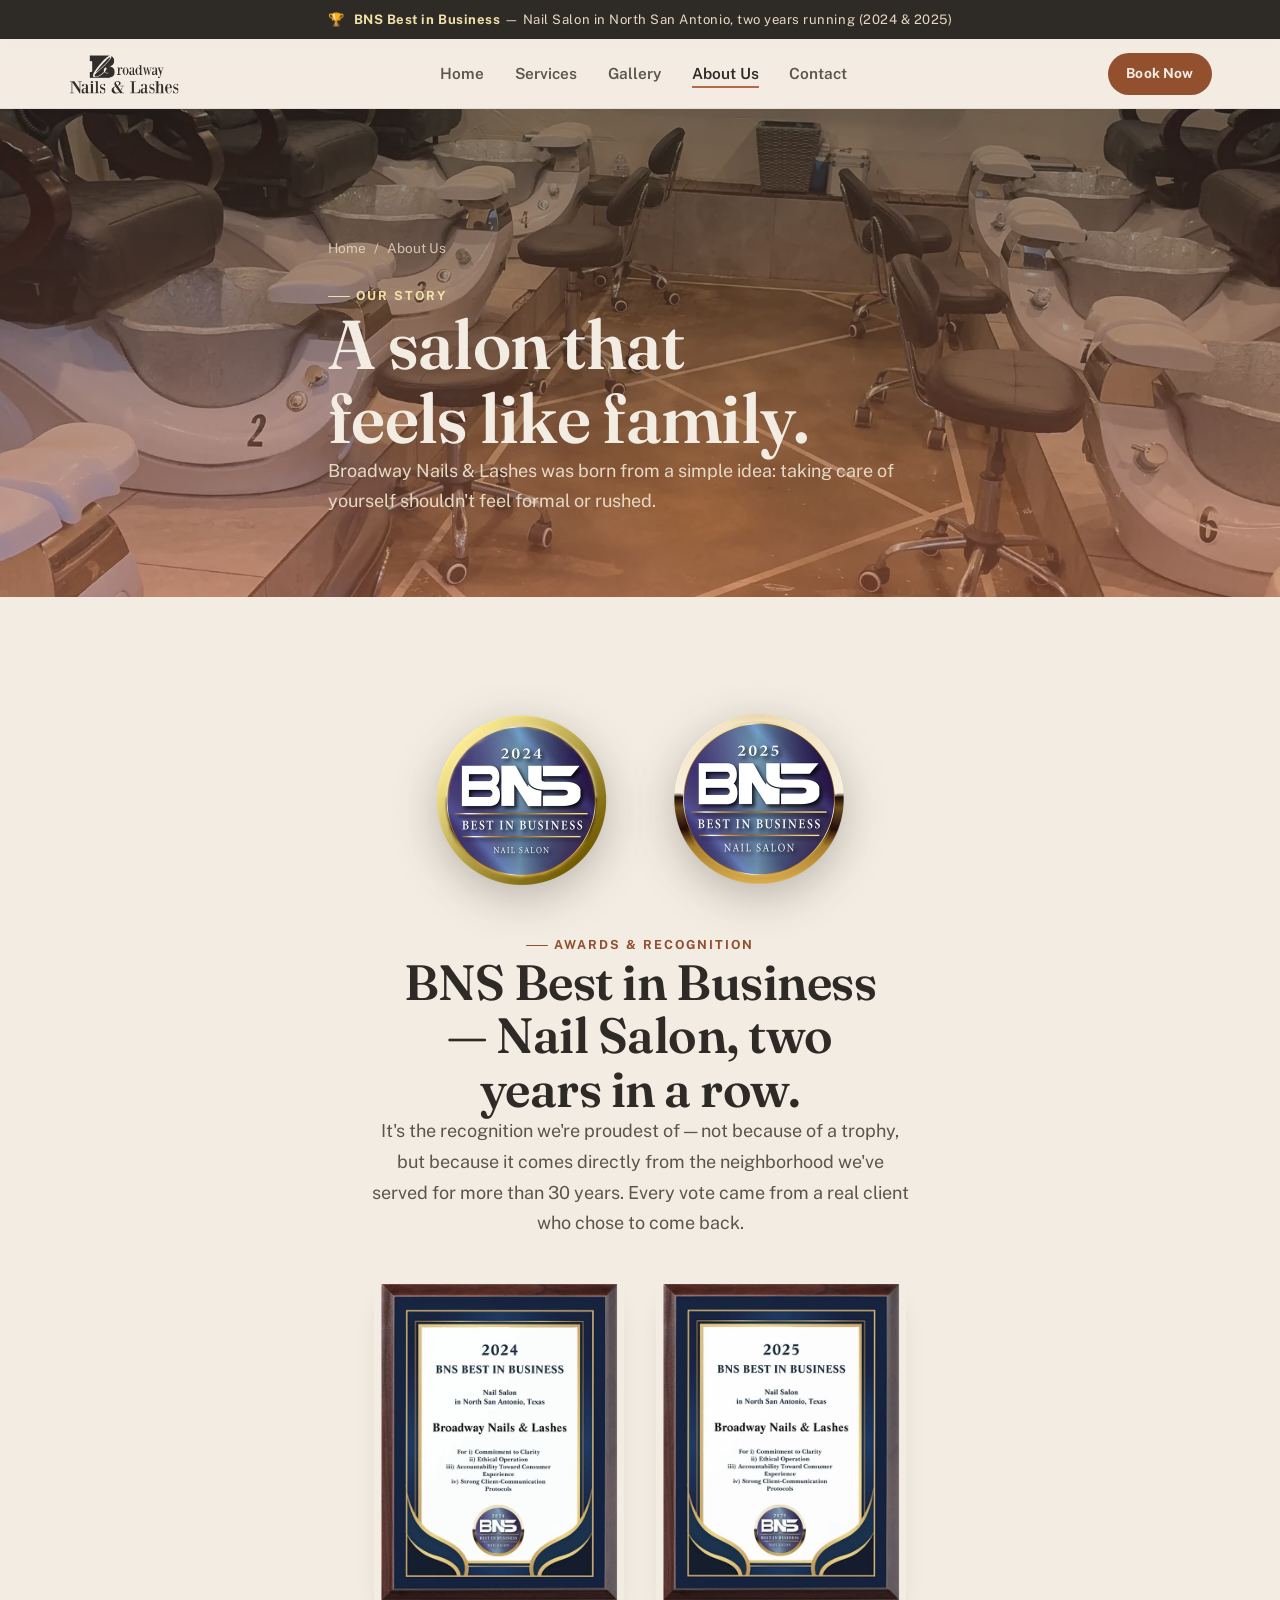
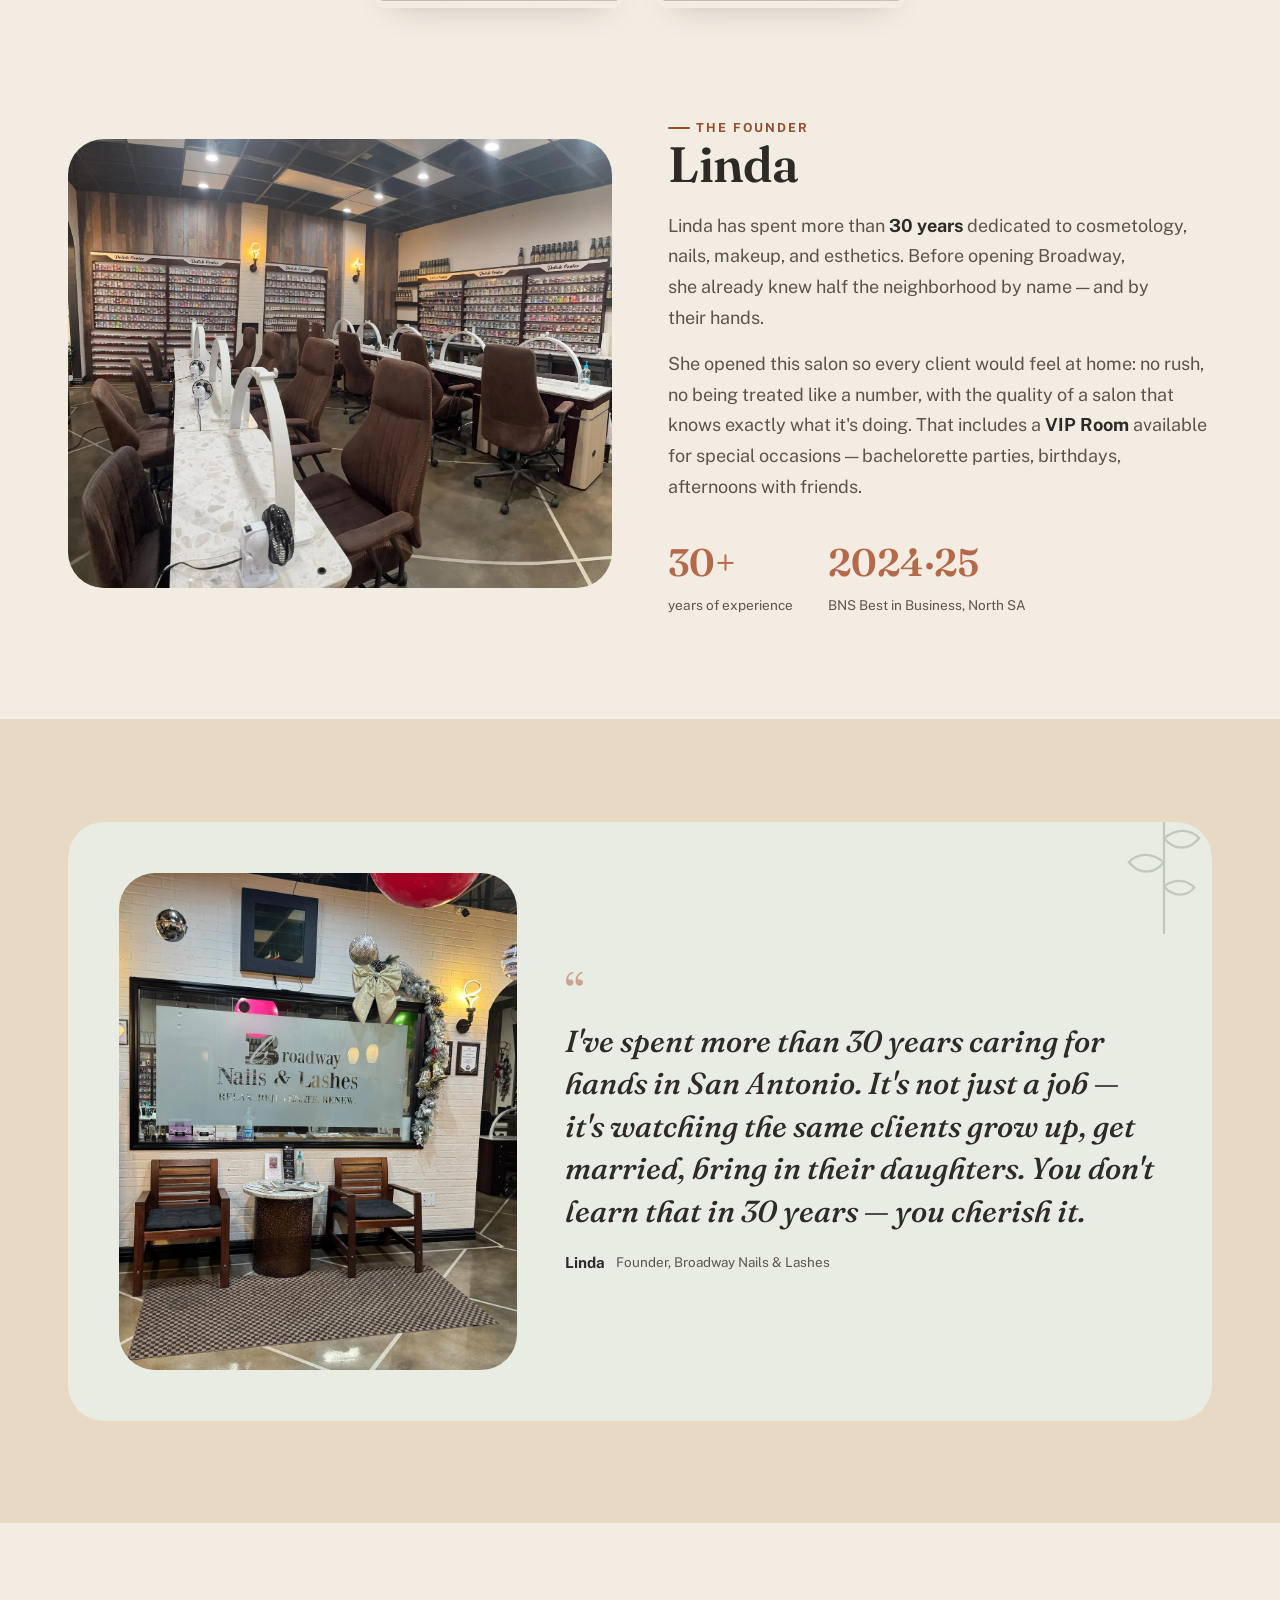
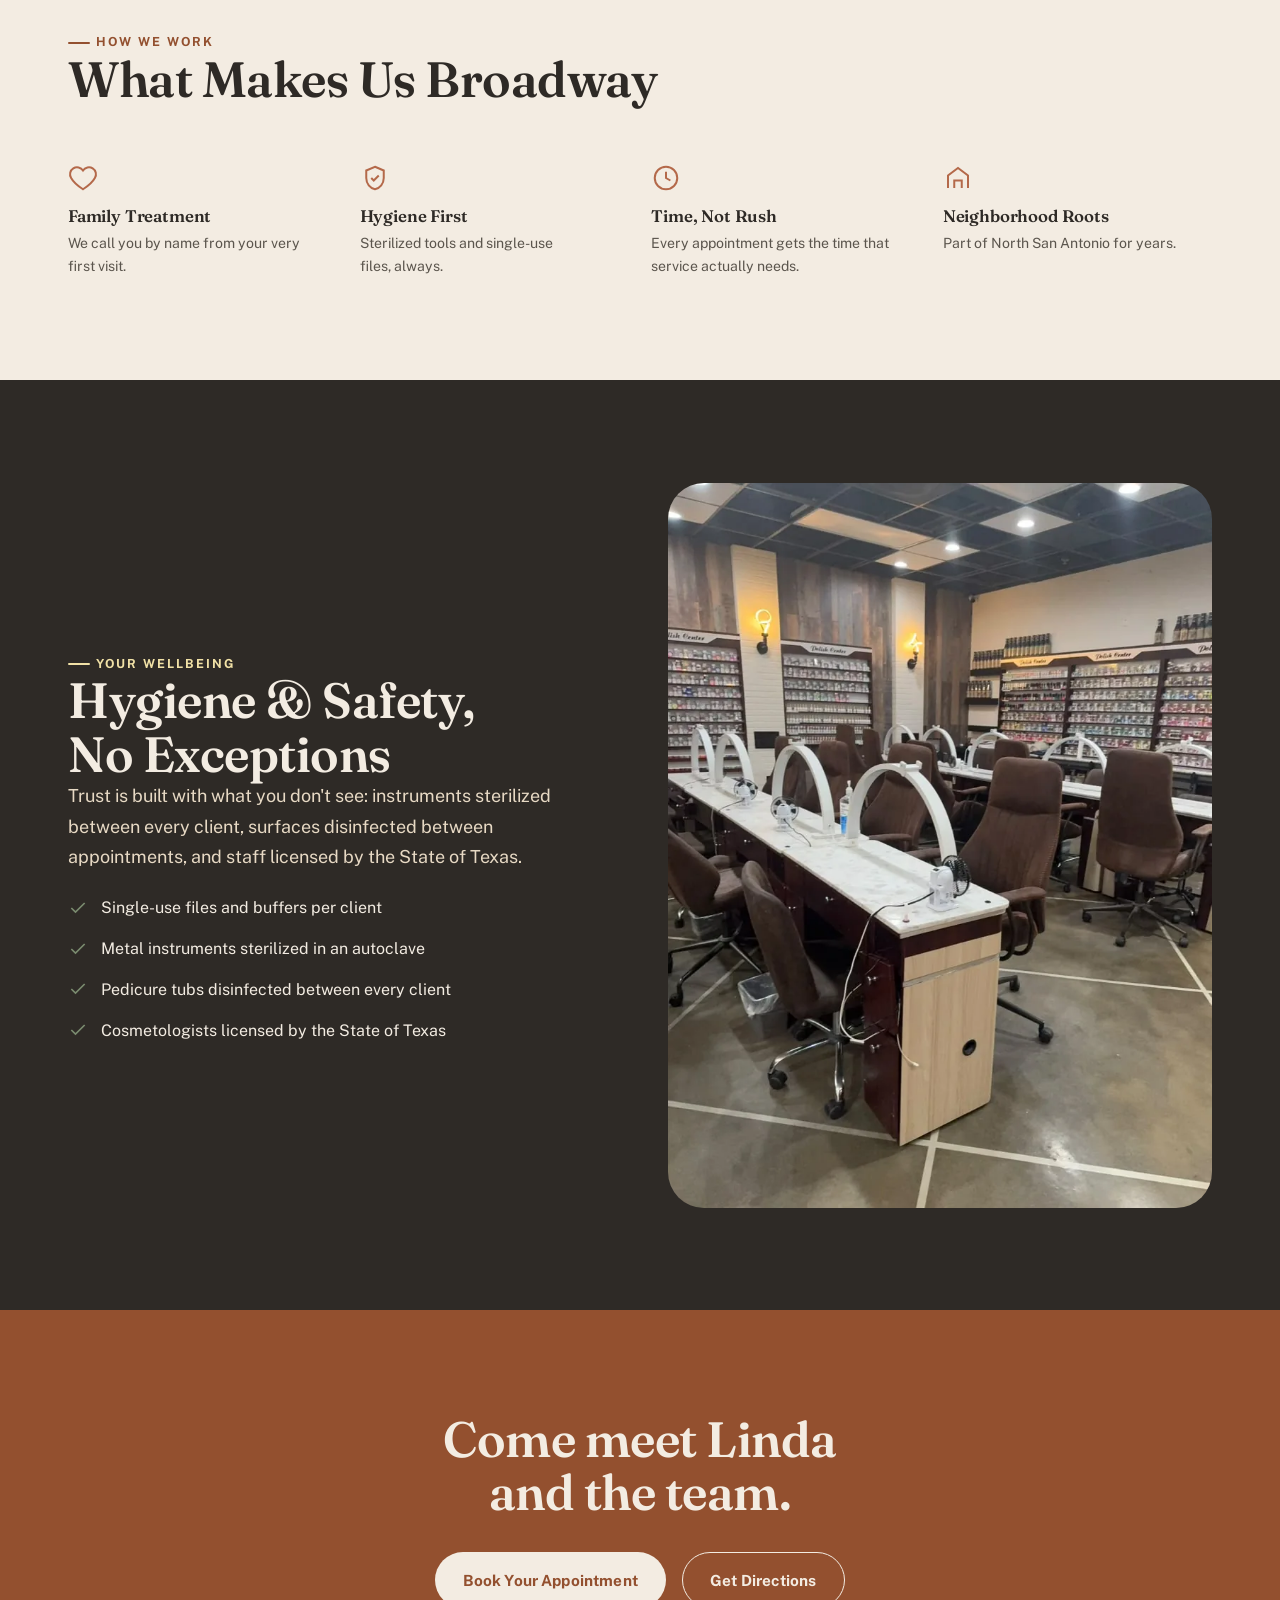
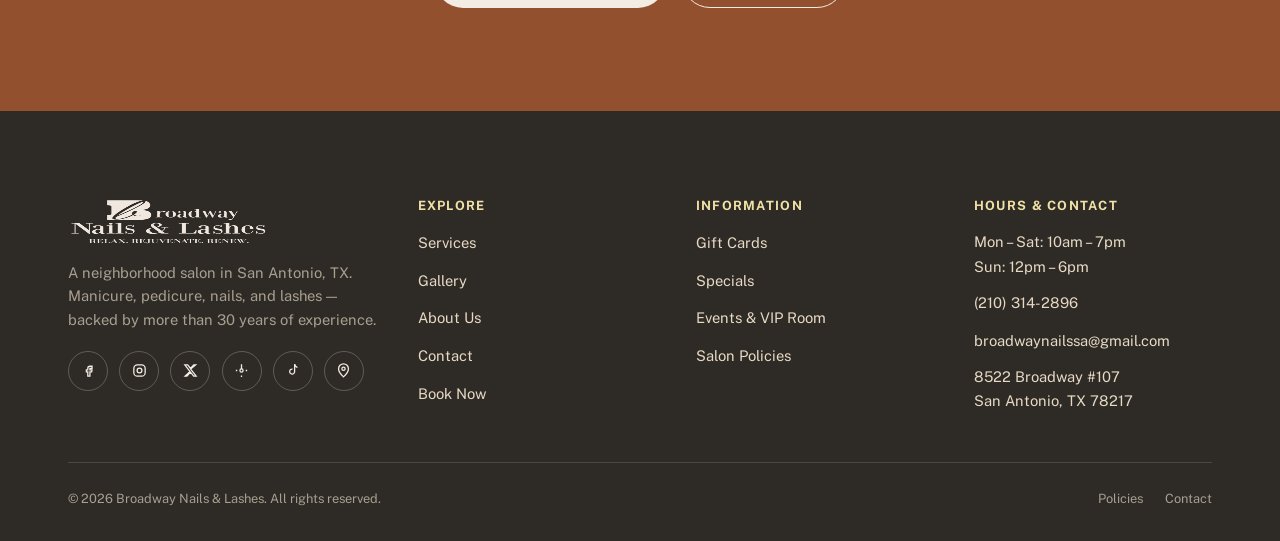
<file: nosotros.html>
<!doctype html>
<html lang="en">
<head>
<meta charset="UTF-8">
<meta name="viewport" content="width=device-width, initial-scale=1">
<title>About Us — Broadway Nails & Lashes</title>
<meta name="description" content="Meet Linda, founder of Broadway Nails & Lashes, and learn about our hygiene and wellness standards in San Antonio, TX.">
<link rel="icon" href="favicon.ico" sizes="any">
<link rel="apple-touch-icon" href="assets/img/apple-touch-icon.png">
<link rel="preconnect" href="https://fonts.googleapis.com">
<link rel="preconnect" href="https://fonts.gstatic.com" crossorigin>
<link rel="stylesheet" href="https://fonts.googleapis.com/css2?family=Fraunces:ital,wght@0,400;0,500;0,600;0,700;1,400;1,500;1,600&family=Public+Sans:wght@400;500;600;700&display=swap">
<link rel="preload" as="image" href="assets/img/interior-salon-warm.webp" fetchpriority="high">
<link rel="stylesheet" href="styles.css?v=20260828f">
<link rel="canonical" href="https://broadwaynailsandlashes.com/nosotros.html">
<meta name="keywords" content="Broadway Nails and Lashes about us, Linda nail salon San Antonio, family nail salon San Antonio, best nail salon North San Antonio">
<meta name="robots" content="index, follow, max-image-preview:large">
<meta name="theme-color" content="#B4694A">
<meta name="author" content="Broadway Nails & Lashes">

<!-- Open Graph -->
<meta property="og:type" content="website">
<meta property="og:site_name" content="Broadway Nails &amp; Lashes">
<meta property="og:title" content="About Us — Broadway Nails & Lashes">
<meta property="og:description" content="Meet Linda, founder of Broadway Nails & Lashes, and learn about our hygiene and wellness standards in San Antonio, TX.">
<meta property="og:url" content="https://broadwaynailsandlashes.com/nosotros.html">
<meta property="og:image" content="https://broadwaynailsandlashes.com/assets/img/interior-salon-warm.webp">
<meta property="og:image:width" content="1200">
<meta property="og:image:alt" content="Broadway Nails &amp; Lashes — San Antonio, TX">
<meta property="og:locale" content="en_US">

<!-- Twitter Card -->
<meta name="twitter:card" content="summary_large_image">
<meta name="twitter:title" content="About Us — Broadway Nails & Lashes">
<meta name="twitter:description" content="Meet Linda, founder of Broadway Nails & Lashes, and learn about our hygiene and wellness standards in San Antonio, TX.">
<meta name="twitter:image" content="https://broadwaynailsandlashes.com/assets/img/interior-salon-warm.webp">
<meta name="twitter:site" content="@broadwaynailssa">

<!-- Google Search Console verification — replace with your real code from search.google.com/search-console -->
<!-- <meta name="google-site-verification" content="REPLACE_WITH_YOUR_GSC_CODE"> -->

<!-- Google Analytics (GA4) — replace G-XXXXXXXXXX with your real Measurement ID -->
<!--
<script async src="https://www.googletagmanager.com/gtag/js?id=G-XXXXXXXXXX"></script>
<script>
  window.dataLayer = window.dataLayer || [];
  function gtag(){dataLayer.push(arguments);}
  gtag('js', new Date());
  gtag('config', 'G-XXXXXXXXXX');
</script>
-->

<script type="application/ld+json">
{
  "@context": "https://schema.org",
  "@type": "NailSalon",
  "@id": "https://broadwaynailsandlashes.com/#business",
  "name": "Broadway Nails & Lashes",
  "alternateName": "Broadway Nails and Lashes",
  "description": "Family-run nail salon in San Antonio, TX offering manicure, pedicure, nail extensions, lash & brow services, waxing, and hair styling. Founded by Linda, with more than 30 years of experience. Winner of BNS Best in Business \u2014 Nail Salon, North San Antonio, 2024 & 2025.",
  "image": [
    "https://broadwaynailsandlashes.com/assets/img/hero-salon-wide.webp",
    "https://broadwaynailsandlashes.com/assets/img/interior-salon-warm.webp"
  ],
  "logo": "https://broadwaynailsandlashes.com/assets/img/logo-full.webp",
  "url": "https://broadwaynailsandlashes.com/",
  "telephone": "+1-210-314-2896",
  "email": "broadwaynailssa@gmail.com",
  "priceRange": "$$",
  "currenciesAccepted": "USD",
  "paymentAccepted": "Cash, Credit Card, Debit Card",
  "address": {
    "@type": "PostalAddress",
    "streetAddress": "8522 Broadway #107",
    "addressLocality": "San Antonio",
    "addressRegion": "TX",
    "postalCode": "78217",
    "addressCountry": "US"
  },
  "geo": {
    "@type": "GeoCoordinates",
    "latitude": 29.5178,
    "longitude": -98.4624
  },
  "hasMap": "https://www.google.com/maps/place/Broadway+Nails+%26+Lashes/@29.5178036,-98.4625501,15z/data=!4m6!3m5!1s0x865cf52f52014299:0xa1b88b4aef656ddc!8m2!3d29.5178036!4d-98.4625501!16s%2Fg%2F11f765j8qv?entry=ttu",
  "openingHoursSpecification": [
    {
      "@type": "OpeningHoursSpecification",
      "dayOfWeek": ["Monday", "Tuesday", "Wednesday", "Thursday", "Friday", "Saturday"],
      "opens": "10:00",
      "closes": "19:00"
    },
    {
      "@type": "OpeningHoursSpecification",
      "dayOfWeek": ["Sunday"],
      "opens": "12:00",
      "closes": "18:00"
    }
  ],
  "sameAs": [
    "https://www.facebook.com/BroadwayNailsAndLashes/",
    "https://www.instagram.com/broadwaynailsandlashes/",
    "https://x.com/broadwaynailssa",
    "https://www.yelp.com/biz/broadway-nails-and-lashes-san-antonio-2",
    "https://www.tiktok.com/@broadway.nailslash"
  ],
  "award": "BNS Best in Business \u2014 Nail Salon, North San Antonio, Texas (2024 & 2025)",
  "founder": {
    "@type": "Person",
    "name": "Linda"
  },
  "areaServed": {
    "@type": "City",
    "name": "San Antonio"
  },
  "hasOfferCatalog": {
    "@type": "OfferCatalog",
    "name": "Services",
    "itemListElement": [
      { "@type": "Offer", "itemOffered": { "@type": "Service", "name": "Manicure" }, "priceRange": "$18\u2013$70" },
      { "@type": "Offer", "itemOffered": { "@type": "Service", "name": "Pedicure" }, "priceRange": "$30\u2013$120" },
      { "@type": "Offer", "itemOffered": { "@type": "Service", "name": "Nail Extensions (Acrylic, Dip, GelX, Builder Gel)" }, "priceRange": "$48\u2013$85" },
      { "@type": "Offer", "itemOffered": { "@type": "Service", "name": "Eyelash Extensions" }, "priceRange": "$65\u2013$160" },
      { "@type": "Offer", "itemOffered": { "@type": "Service", "name": "Brows & Waxing" }, "priceRange": "$8\u2013$110" },
      { "@type": "Offer", "itemOffered": { "@type": "Service", "name": "Hair Styling" }, "priceRange": "$40+" }
    ]
  }
}
</script>
<script type="application/ld+json">
{
  "@context": "https://schema.org",
  "@type": "BreadcrumbList",
  "itemListElement": [
    {
      "@type": "ListItem",
      "position": 1,
      "name": "Home",
      "item": "https://broadwaynailsandlashes.com/"
    },
    {
      "@type": "ListItem",
      "position": 2,
      "name": "About Us",
      "item": "https://broadwaynailsandlashes.com/nosotros.html"
    }
  ]
}
</script>
</head>
<body>
<a class="skip-link" href="#contenido">Skip to content</a>

<div class="award-strip">
  <div class="container">
    <span aria-hidden="true">🏆</span>
    <span><strong>BNS Best in Business</strong> — Nail Salon in North San Antonio, two years running (2024 &amp; 2025)</span>
  </div>
</div>

<header class="site-header">
  <div class="container header-inner">
    <a class="brand" href="index.html" aria-label="Broadway Nails & Lashes — home">
      <img src="assets/img/logo-header.webp" alt="Broadway Nails & Lashes" width="220" height="79">
    </a>
    <nav class="main-nav" aria-label="Main navigation">
      <ul>
        <li><a href="index.html">Home</a></li>
        <li><a href="servicios.html">Services</a></li>
        <li><a href="galeria.html">Gallery</a></li>
        <li><a href="nosotros.html" aria-current="page">About Us</a></li>
        <li><a href="contacto.html">Contact</a></li>
      </ul>
    </nav>
    <div class="header-cta">
      <a class="btn btn-primary btn-sm" href="https://www.fresha.com/a/broadway-nails-and-lashes-san-antonio-8522-broadway-qn6suuja/all-offer?menu=true&amp;pId=954452" target="_blank" rel="noopener">
        <span class="full">Book Now</span><span class="short">Book</span>
      </a>
      <button class="nav-toggle" aria-label="Open menu" aria-expanded="false">
        <svg viewBox="0 0 24 24" fill="none" stroke="currentColor" stroke-width="1.8"><path d="M3 6h18M3 12h18M3 18h18"/></svg>
      </button>
    </div>
  </div>
</header>

<div class="mobile-nav">
  <nav aria-label="Mobile navigation">
    <ul>
      <li><a href="index.html">Home</a></li>
      <li><a href="servicios.html">Services</a></li>
      <li><a href="galeria.html">Gallery</a></li>
      <li><a href="nosotros.html">About Us</a></li>
      <li><a href="contacto.html">Contact</a></li>
    </ul>
    <div class="header-cta">
      <a class="btn btn-primary" href="https://www.fresha.com/a/broadway-nails-and-lashes-san-antonio-8522-broadway-qn6suuja/all-offer?menu=true&amp;pId=954452" target="_blank" rel="noopener">Book Now</a>
    </div>
  </nav>
</div>

<main id="contenido">

  <section class="page-hero">
    <div class="page-hero__bg">
      <img src="assets/img/interior-salon-warm.webp" alt="Warm interior of Broadway Nails &amp; Lashes" fetchpriority="high">
    </div>
    <div class="container page-hero__content">
      <div class="breadcrumb"><a href="index.html">Home</a><span>/</span><span>About Us</span></div>
      <span class="eyebrow">Our Story</span>
      <h1 class="h1">A salon that feels like family.</h1>
      <p class="body-l" style="color:var(--crema-dark);">Broadway Nails &amp; Lashes was born from a simple idea: taking care of yourself shouldn't feel formal or rushed.</p>
    </div>
  </section>

  <!-- AWARDS & RECOGNITION -->
  <section class="section award-section" style="padding-bottom:0;">
    <div class="container section-head--center reveal">
      <div class="award-section__badge award-badges">
        <img src="assets/img/badge-bns-2024.webp" alt="2024 BNS Best in Business — Nail Salon, North San Antonio">
        <img src="assets/img/badge-bns-2025.webp" alt="2025 BNS Best in Business — Nail Salon, North San Antonio">
      </div>
      <span class="eyebrow" style="justify-content:center;">Awards &amp; Recognition</span>
      <h2 class="h2">BNS Best in Business — Nail Salon, two years in a row.</h2>
      <p class="body-l">It's the recognition we're proudest of — not because of a trophy, but because it comes directly from the neighborhood we've served for more than 30 years. Every vote came from a real client who chose to come back.</p>
      <div class="award-proof" style="margin-top:2.4rem;">
        <img class="award-proof__plaque" src="assets/img/award-plaque-2024.webp" alt="Official 2024 BNS Best in Business award plaque for Broadway Nails &amp; Lashes" loading="lazy">
        <img class="award-proof__plaque" src="assets/img/award-plaque-2025.webp" alt="Official 2025 BNS Best in Business award plaque for Broadway Nails &amp; Lashes" loading="lazy">
      </div>
    </div>
  </section>

  <!-- HISTORIA DE LINDA -->
  <section class="section">
    <div class="container">
      <div class="split-block reveal">
        <div class="split-block__media">
          <img src="assets/img/nail-station-hands.webp" alt="Hands working at a manicure station" loading="lazy" decoding="async">
        </div>
        <div>
          <span class="eyebrow">The Founder</span>
          <h2 class="h2" style="margin-bottom:1.2rem;">Linda</h2>
          <p class="body-l" style="margin-bottom:1rem;">Linda has spent more than <strong style="color:var(--carbon);">30 years</strong> dedicated to cosmetology, nails, makeup, and esthetics. Before opening Broadway, she already knew half the neighborhood by name — and by their hands.</p>
          <p class="body-l" style="margin-bottom:1rem;">She opened this salon so every client would feel at home: no rush, no being treated like a number, with the quality of a salon that knows exactly what it's doing. That includes a <strong style="color:var(--carbon);">VIP Room</strong> available for special occasions — bachelorette parties, birthdays, afternoons with friends.</p>
          <div style="display:flex; gap:2.2rem; margin-top:1.8rem; flex-wrap:wrap;">
            <div>
              <div style="font-family:var(--display); font-size:2.4rem; font-weight:600; color:var(--terracota);">30+</div>
              <div style="font-size:.85rem; color:var(--text-soft);">years of experience</div>
            </div>
            <div>
              <div style="font-family:var(--display); font-size:2.4rem; font-weight:600; color:var(--terracota);">2024·25</div>
              <div style="font-size:.85rem; color:var(--text-soft);">BNS Best in Business, North SA</div>
            </div>
          </div>
        </div>
      </div>
    </div>
  </section>

  <!-- CITA FIRMA -->
  <section class="section section--alt">
    <div class="container">
      <div class="linda-quote reveal">
        <svg class="linda-quote__sprig" viewBox="0 0 100 100" fill="none" stroke="currentColor" stroke-width="1.4" aria-hidden="true">
          <path d="M50 90 C50 60 50 40 50 10"/>
          <path d="M50 30c8-6 16-6 22 0-6 8-16 8-22 0z"/>
          <path d="M50 45c-8-6-16-6-22 0 6 8 16 8 22 0z"/>
          <path d="M50 60c8-5 14-4 19 1-5 6-14 6-19-1z"/>
        </svg>
        <div class="split-block__media" style="aspect-ratio:4/5;">
          <img src="assets/img/reception-desk.webp" alt="Reception area at Broadway Nails &amp; Lashes" loading="lazy" decoding="async">
        </div>
        <div>
          <span class="linda-quote__mark" aria-hidden="true">&ldquo;</span>
          <p class="linda-quote__text">I've spent more than 30 years caring for hands in San Antonio. It's not just a job — it's watching the same clients grow up, get married, bring in their daughters. You don't learn that in 30 years — you cherish it.</p>
          <div class="linda-quote__attr">
            <strong>Linda</strong>
            <span>Founder, Broadway Nails &amp; Lashes</span>
          </div>
        </div>
      </div>
    </div>
  </section>

  <!-- VALORES -->
  <section class="section">
    <div class="container">
      <div class="section-head reveal">
        <span class="eyebrow">How We Work</span>
        <h2 class="h2">What Makes Us Broadway</h2>
      </div>
      <div class="value-list reveal-stagger">
        <div class="value-item">
          <svg viewBox="0 0 24 24" fill="none" stroke="currentColor" stroke-width="1.6"><path d="M12 21s-7-4.5-9.5-9A5.5 5.5 0 0112 6a5.5 5.5 0 019.5 6c-2.5 4.5-9.5 9-9.5 9z"/></svg>
          <h3>Family Treatment</h3>
          <p>We call you by name from your very first visit.</p>
        </div>
        <div class="value-item">
          <svg viewBox="0 0 24 24" fill="none" stroke="currentColor" stroke-width="1.6"><path d="M12 3l7 3v6c0 4.5-3 8-7 9-4-1-7-4.5-7-9V6l7-3z"/><path d="M9 12l2 2 4-4"/></svg>
          <h3>Hygiene First</h3>
          <p>Sterilized tools and single-use files, always.</p>
        </div>
        <div class="value-item">
          <svg viewBox="0 0 24 24" fill="none" stroke="currentColor" stroke-width="1.6"><circle cx="12" cy="12" r="9"/><path d="M12 7v5l3.5 2"/></svg>
          <h3>Time, Not Rush</h3>
          <p>Every appointment gets the time that service actually needs.</p>
        </div>
        <div class="value-item">
          <svg viewBox="0 0 24 24" fill="none" stroke="currentColor" stroke-width="1.6"><path d="M4 20V10l8-6 8 6v10"/><path d="M9 20v-6h6v6"/></svg>
          <h3>Neighborhood Roots</h3>
          <p>Part of North San Antonio for years.</p>
        </div>
      </div>
    </div>
  </section>

  <!-- SAFETY / WELLNESS -->
  <section class="section section--carbon" id="safety">
    <div class="container">
      <div class="split-block reveal">
        <div>
          <span class="eyebrow" style="color:var(--oro-light);">Your Wellbeing</span>
          <h2 class="h2">Hygiene &amp; Safety, No Exceptions</h2>
          <p class="body-l" style="color:var(--crema-dark); margin-bottom:1.4rem;">Trust is built with what you don't see: instruments sterilized between every client, surfaces disinfected between appointments, and staff licensed by the State of Texas.</p>
          <ul style="display:flex; flex-direction:column; gap:.9rem;">
            <li style="display:flex; gap:.8rem; align-items:flex-start;">
              <svg viewBox="0 0 24 24" fill="none" stroke="var(--salvia)" stroke-width="2" style="width:20px;height:20px;flex-shrink:0;margin-top:.15rem;"><path d="M20 6L9 17l-5-5"/></svg>
              <span>Single-use files and buffers per client</span>
            </li>
            <li style="display:flex; gap:.8rem; align-items:flex-start;">
              <svg viewBox="0 0 24 24" fill="none" stroke="var(--salvia)" stroke-width="2" style="width:20px;height:20px;flex-shrink:0;margin-top:.15rem;"><path d="M20 6L9 17l-5-5"/></svg>
              <span>Metal instruments sterilized in an autoclave</span>
            </li>
            <li style="display:flex; gap:.8rem; align-items:flex-start;">
              <svg viewBox="0 0 24 24" fill="none" stroke="var(--salvia)" stroke-width="2" style="width:20px;height:20px;flex-shrink:0;margin-top:.15rem;"><path d="M20 6L9 17l-5-5"/></svg>
              <span>Pedicure tubs disinfected between every client</span>
            </li>
            <li style="display:flex; gap:.8rem; align-items:flex-start;">
              <svg viewBox="0 0 24 24" fill="none" stroke="var(--salvia)" stroke-width="2" style="width:20px;height:20px;flex-shrink:0;margin-top:.15rem;"><path d="M20 6L9 17l-5-5"/></svg>
              <span>Cosmetologists licensed by the State of Texas</span>
            </li>
          </ul>
        </div>
        <div class="split-block__media">
          <img src="assets/img/nail-station-detail.webp" alt="Detail of a clean, organized manicure station" loading="lazy" decoding="async">
        </div>
      </div>
    </div>
  </section>

  <section class="section section--terracota cta-final">
    <div class="container reveal">
      <h2 class="h2">Come meet Linda and the team.</h2>
      <div class="cta-final__actions">
        <a class="btn" href="https://www.fresha.com/a/broadway-nails-and-lashes-san-antonio-8522-broadway-qn6suuja/all-offer?menu=true&amp;pId=954452" target="_blank" rel="noopener" style="background:var(--crema); color:var(--terracota-dark);">Book Your Appointment</a>
        <a class="btn btn-secondary btn-on-dark" href="contacto.html">Get Directions</a>
      </div>
    </div>
  </section>

</main>

<footer class="site-footer">
  <div class="container">
    <div class="footer-top">
      <div class="footer-brand">
        <img src="assets/img/logo-full-cream.webp" alt="Broadway Nails & Lashes" width="200" height="93">
        <p>A neighborhood salon in San Antonio, TX. Manicure, pedicure, nails, and lashes — backed by more than 30 years of experience.</p>
        <div class="social-row social-row--dark" style="margin-top:1.2rem;">
          <a href="https://www.facebook.com/BroadwayNailsAndLashes/" target="_blank" rel="noopener" aria-label="Facebook"><svg viewBox="0 0 24 24" fill="none" stroke="currentColor" stroke-width="1.8"><path d="M14 9h3V6h-3c-1.7 0-3 1.3-3 3v2H9v3h2v6h3v-6h2.5l.5-3H14V9z"/></svg></a>
          <a href="https://www.instagram.com/broadwaynailsandlashes/" target="_blank" rel="noopener" aria-label="Instagram"><svg viewBox="0 0 24 24" fill="none" stroke="currentColor" stroke-width="1.8"><rect x="4" y="4" width="16" height="16" rx="5"/><circle cx="12" cy="12" r="3.4"/></svg></a>
          <a href="https://x.com/broadwaynailssa" target="_blank" rel="noopener" aria-label="Twitter / X"><svg viewBox="0 0 24 24" fill="none" stroke="currentColor" stroke-width="1.8"><path d="M4 4l7.4 9.5L4.4 20H7l5-5.6L16.5 20H20l-7.8-10L19.2 4H16.6l-4.6 5.1L8 4H4z"/></svg></a>
          <a href="https://www.yelp.com/biz/broadway-nails-and-lashes-san-antonio-2" target="_blank" rel="noopener" aria-label="Yelp"><svg viewBox="0 0 24 24" fill="none" stroke="currentColor" stroke-width="1.8"><circle cx="12" cy="12" r="2.2"/><path d="M12 3v7M12 21v-2M6 12H4M20 12h-2"/></svg></a>
          <a href="https://www.tiktok.com/@broadway.nailslash" target="_blank" rel="noopener" aria-label="TikTok"><svg viewBox="0 0 24 24" fill="none" stroke="currentColor" stroke-width="1.8"><path d="M15 3v10.5a3.5 3.5 0 11-3-3.46"/><path d="M15 3c.3 2.4 2 4.2 4 4.5"/></svg></a>
          <a href="https://www.google.com/maps/place/Broadway+Nails+%26+Lashes/@29.5178036,-98.4625501,15z/data=!4m6!3m5!1s0x865cf52f52014299:0xa1b88b4aef656ddc!8m2!3d29.5178036!4d-98.4625501!16s%2Fg%2F11f765j8qv?entry=ttu" target="_blank" rel="noopener" aria-label="Google Maps"><svg viewBox="0 0 24 24" fill="none" stroke="currentColor" stroke-width="1.8"><path d="M12 21s7-6.3 7-11.5A7 7 0 105 9.5C5 14.7 12 21 12 21z"/><circle cx="12" cy="9.5" r="2.3"/></svg></a>
        </div>
      </div>
      <div class="footer-col">
        <h4>Explore</h4>
        <ul>
          <li><a href="servicios.html">Services</a></li>
          <li><a href="galeria.html">Gallery</a></li>
          <li><a href="nosotros.html">About Us</a></li>
          <li><a href="contacto.html">Contact</a></li>
          <li><a href="https://www.fresha.com/a/broadway-nails-and-lashes-san-antonio-8522-broadway-qn6suuja/all-offer?menu=true&amp;pId=954452" target="_blank" rel="noopener">Book Now</a></li>
        </ul>
      </div>
      <div class="footer-col">
        <h4>Information</h4>
        <ul>
          <li><a href="gift-card.html">Gift Cards</a></li>
          <li><a href="specials.html">Specials</a></li>
          <li><a href="events.html">Events &amp; VIP Room</a></li>
          <li><a href="policies.html">Salon Policies</a></li>
        </ul>
      </div>
      <div class="footer-col">
        <h4>Hours &amp; Contact</h4>
        <ul>
          <li><p>Mon – Sat: 10am – 7pm<br>Sun: 12pm – 6pm</p></li>
          <li><a href="tel:+12103142896">(210) 314-2896</a></li>
          <li><a href="mailto:broadwaynailssa@gmail.com">broadwaynailssa@gmail.com</a></li>
          <li><p>8522 Broadway #107<br>San Antonio, TX 78217</p></li>
        </ul>
      </div>
    </div>
    <div class="footer-bottom">
      <p>© 2026 Broadway Nails &amp; Lashes. All rights reserved.</p>
      <div class="footer-bottom-links">
        <a href="policies.html">Policies</a>
        <a href="contacto.html">Contact</a>
      </div>
    </div>
  </div>
</footer>

<script defer src="lib/manifest.js"></script>
<script defer src="main.js?v=20260828f"></script>
</body>
</html>
</file>
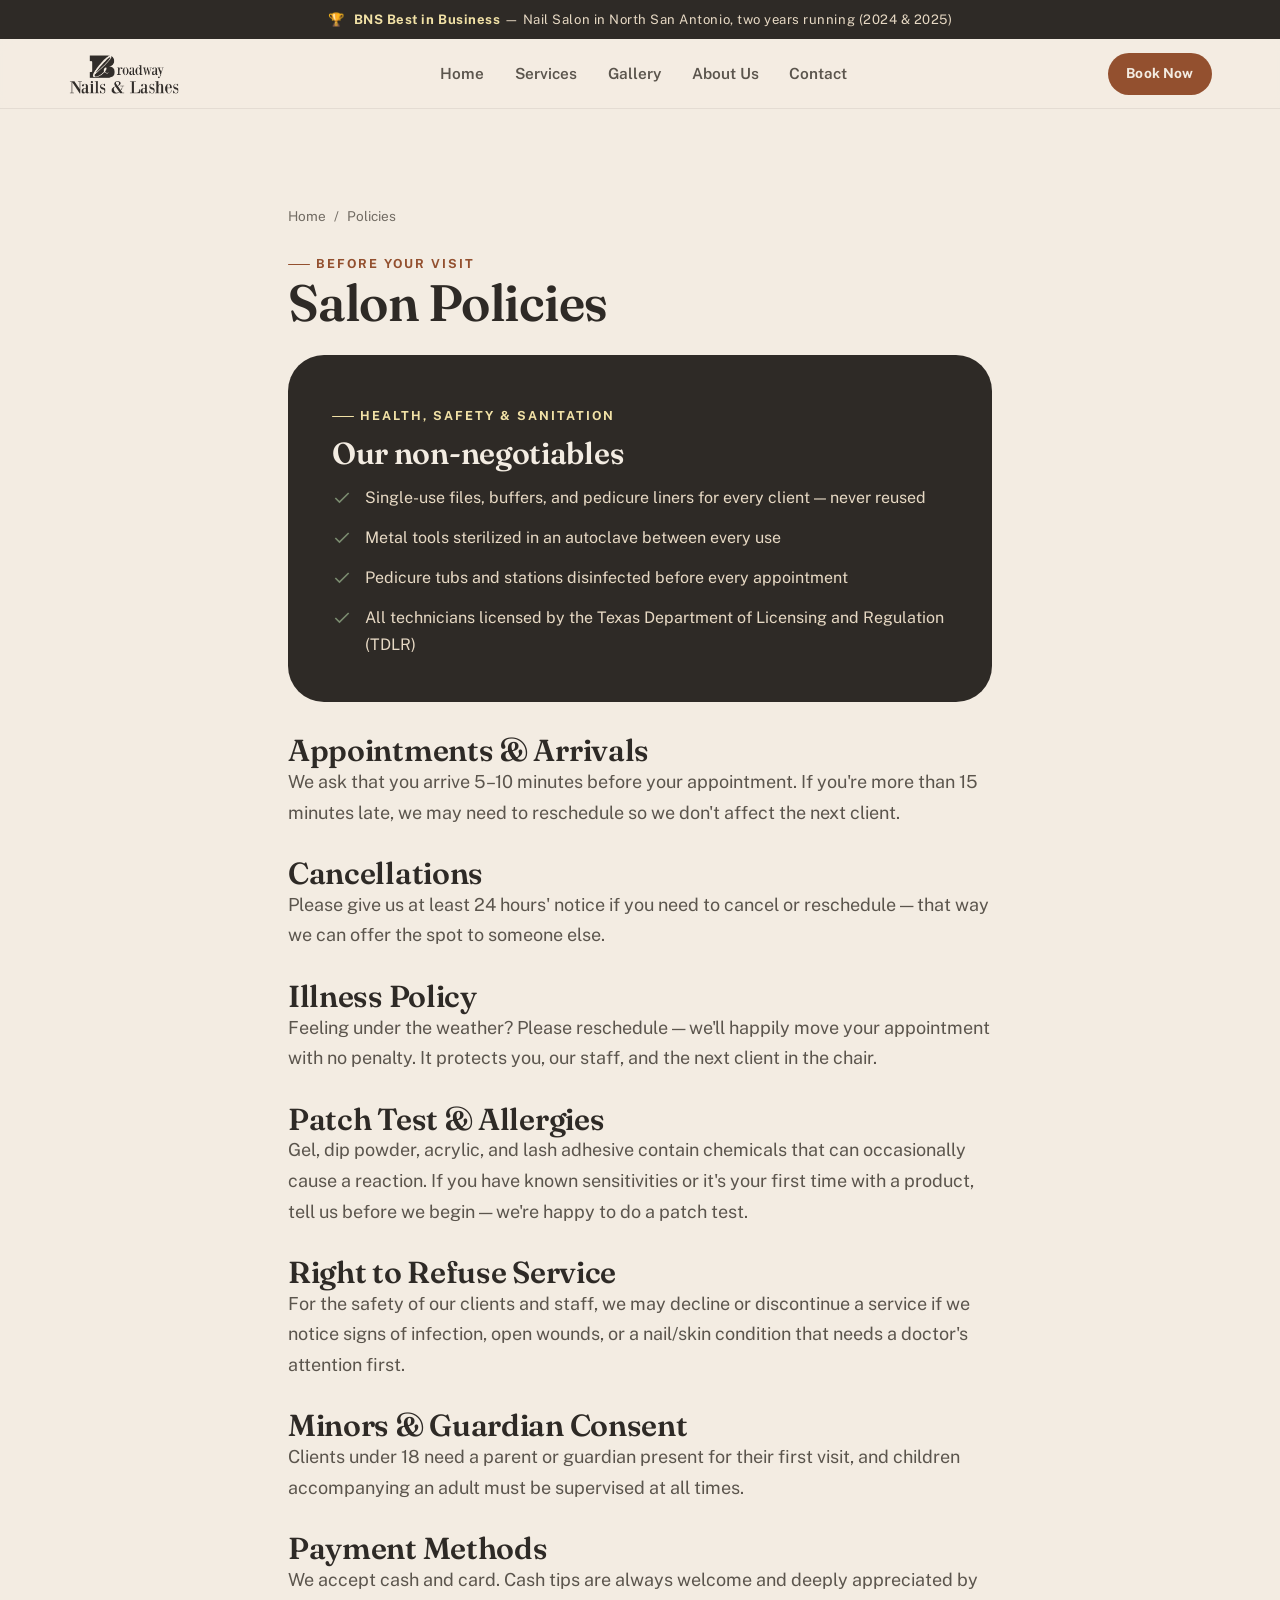
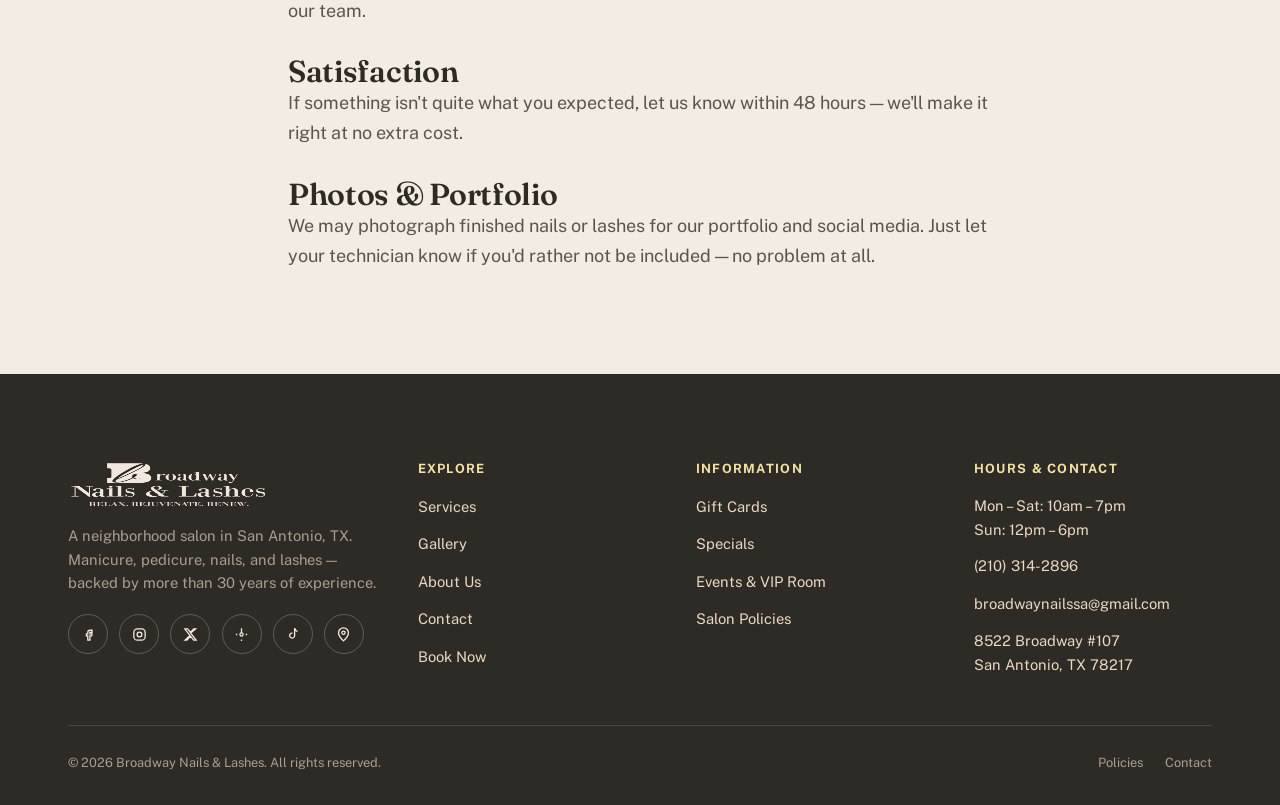
<file: policies.html>
<!doctype html>
<html lang="en">
<head>
<meta charset="UTF-8">
<meta name="viewport" content="width=device-width, initial-scale=1">
<title>Salon Policies — Broadway Nails & Lashes</title>
<meta name="description" content="Appointment, cancellation, and payment policies at Broadway Nails & Lashes, San Antonio, TX.">
<link rel="icon" href="favicon.ico" sizes="any">
<link rel="apple-touch-icon" href="assets/img/apple-touch-icon.png">
<link rel="preconnect" href="https://fonts.googleapis.com">
<link rel="preconnect" href="https://fonts.gstatic.com" crossorigin>
<link rel="stylesheet" href="https://fonts.googleapis.com/css2?family=Fraunces:ital,wght@0,400;0,500;0,600;0,700;1,400;1,500;1,600&family=Public+Sans:wght@400;500;600;700&display=swap">
<link rel="stylesheet" href="styles.css?v=20260828f">
<link rel="canonical" href="https://broadwaynailsandlashes.com/policies.html">
<meta name="keywords" content="nail salon policies, cancellation policy nail salon, nail salon safety sanitation">
<meta name="robots" content="index, follow, max-image-preview:large">
<meta name="theme-color" content="#B4694A">
<meta name="author" content="Broadway Nails & Lashes">

<!-- Open Graph -->
<meta property="og:type" content="website">
<meta property="og:site_name" content="Broadway Nails &amp; Lashes">
<meta property="og:title" content="Salon Policies — Broadway Nails & Lashes">
<meta property="og:description" content="Appointment, cancellation, and payment policies at Broadway Nails & Lashes, San Antonio, TX.">
<meta property="og:url" content="https://broadwaynailsandlashes.com/policies.html">
<meta property="og:image" content="https://broadwaynailsandlashes.com/assets/img/interior-salon-warm.webp">
<meta property="og:image:width" content="1200">
<meta property="og:image:alt" content="Broadway Nails &amp; Lashes — San Antonio, TX">
<meta property="og:locale" content="en_US">

<!-- Twitter Card -->
<meta name="twitter:card" content="summary_large_image">
<meta name="twitter:title" content="Salon Policies — Broadway Nails & Lashes">
<meta name="twitter:description" content="Appointment, cancellation, and payment policies at Broadway Nails & Lashes, San Antonio, TX.">
<meta name="twitter:image" content="https://broadwaynailsandlashes.com/assets/img/interior-salon-warm.webp">
<meta name="twitter:site" content="@broadwaynailssa">

<!-- Google Search Console verification — replace with your real code from search.google.com/search-console -->
<!-- <meta name="google-site-verification" content="REPLACE_WITH_YOUR_GSC_CODE"> -->

<!-- Google Analytics (GA4) — replace G-XXXXXXXXXX with your real Measurement ID -->
<!--
<script async src="https://www.googletagmanager.com/gtag/js?id=G-XXXXXXXXXX"></script>
<script>
  window.dataLayer = window.dataLayer || [];
  function gtag(){dataLayer.push(arguments);}
  gtag('js', new Date());
  gtag('config', 'G-XXXXXXXXXX');
</script>
-->

<script type="application/ld+json">
{
  "@context": "https://schema.org",
  "@type": "NailSalon",
  "@id": "https://broadwaynailsandlashes.com/#business",
  "name": "Broadway Nails & Lashes",
  "alternateName": "Broadway Nails and Lashes",
  "description": "Family-run nail salon in San Antonio, TX offering manicure, pedicure, nail extensions, lash & brow services, waxing, and hair styling. Founded by Linda, with more than 30 years of experience. Winner of BNS Best in Business \u2014 Nail Salon, North San Antonio, 2024 & 2025.",
  "image": [
    "https://broadwaynailsandlashes.com/assets/img/hero-salon-wide.webp",
    "https://broadwaynailsandlashes.com/assets/img/interior-salon-warm.webp"
  ],
  "logo": "https://broadwaynailsandlashes.com/assets/img/logo-full.webp",
  "url": "https://broadwaynailsandlashes.com/",
  "telephone": "+1-210-314-2896",
  "email": "broadwaynailssa@gmail.com",
  "priceRange": "$$",
  "currenciesAccepted": "USD",
  "paymentAccepted": "Cash, Credit Card, Debit Card",
  "address": {
    "@type": "PostalAddress",
    "streetAddress": "8522 Broadway #107",
    "addressLocality": "San Antonio",
    "addressRegion": "TX",
    "postalCode": "78217",
    "addressCountry": "US"
  },
  "geo": {
    "@type": "GeoCoordinates",
    "latitude": 29.5178,
    "longitude": -98.4624
  },
  "hasMap": "https://www.google.com/maps/place/Broadway+Nails+%26+Lashes/@29.5178036,-98.4625501,15z/data=!4m6!3m5!1s0x865cf52f52014299:0xa1b88b4aef656ddc!8m2!3d29.5178036!4d-98.4625501!16s%2Fg%2F11f765j8qv?entry=ttu",
  "openingHoursSpecification": [
    {
      "@type": "OpeningHoursSpecification",
      "dayOfWeek": ["Monday", "Tuesday", "Wednesday", "Thursday", "Friday", "Saturday"],
      "opens": "10:00",
      "closes": "19:00"
    },
    {
      "@type": "OpeningHoursSpecification",
      "dayOfWeek": ["Sunday"],
      "opens": "12:00",
      "closes": "18:00"
    }
  ],
  "sameAs": [
    "https://www.facebook.com/BroadwayNailsAndLashes/",
    "https://www.instagram.com/broadwaynailsandlashes/",
    "https://x.com/broadwaynailssa",
    "https://www.yelp.com/biz/broadway-nails-and-lashes-san-antonio-2",
    "https://www.tiktok.com/@broadway.nailslash"
  ],
  "award": "BNS Best in Business \u2014 Nail Salon, North San Antonio, Texas (2024 & 2025)",
  "founder": {
    "@type": "Person",
    "name": "Linda"
  },
  "areaServed": {
    "@type": "City",
    "name": "San Antonio"
  },
  "hasOfferCatalog": {
    "@type": "OfferCatalog",
    "name": "Services",
    "itemListElement": [
      { "@type": "Offer", "itemOffered": { "@type": "Service", "name": "Manicure" }, "priceRange": "$18\u2013$70" },
      { "@type": "Offer", "itemOffered": { "@type": "Service", "name": "Pedicure" }, "priceRange": "$30\u2013$120" },
      { "@type": "Offer", "itemOffered": { "@type": "Service", "name": "Nail Extensions (Acrylic, Dip, GelX, Builder Gel)" }, "priceRange": "$48\u2013$85" },
      { "@type": "Offer", "itemOffered": { "@type": "Service", "name": "Eyelash Extensions" }, "priceRange": "$65\u2013$160" },
      { "@type": "Offer", "itemOffered": { "@type": "Service", "name": "Brows & Waxing" }, "priceRange": "$8\u2013$110" },
      { "@type": "Offer", "itemOffered": { "@type": "Service", "name": "Hair Styling" }, "priceRange": "$40+" }
    ]
  }
}
</script>
<script type="application/ld+json">
{
  "@context": "https://schema.org",
  "@type": "BreadcrumbList",
  "itemListElement": [
    {
      "@type": "ListItem",
      "position": 1,
      "name": "Home",
      "item": "https://broadwaynailsandlashes.com/"
    },
    {
      "@type": "ListItem",
      "position": 2,
      "name": "Policies",
      "item": "https://broadwaynailsandlashes.com/policies.html"
    }
  ]
}
</script>
</head>
<body>
<a class="skip-link" href="#contenido">Skip to content</a>
<div class="award-strip"><div class="container"><span aria-hidden="true">🏆</span><span><strong>BNS Best in Business</strong> — Nail Salon in North San Antonio, two years running (2024 &amp; 2025)</span></div></div>
<header class="site-header">
  <div class="container header-inner">
    <a class="brand" href="index.html" aria-label="Broadway Nails & Lashes — home"><img src="assets/img/logo-header.webp" alt="Broadway Nails & Lashes" width="220" height="79"></a>
    <nav class="main-nav" aria-label="Main navigation">
      <ul><li><a href="index.html">Home</a></li><li><a href="servicios.html">Services</a></li><li><a href="galeria.html">Gallery</a></li><li><a href="nosotros.html">About Us</a></li><li><a href="contacto.html">Contact</a></li></ul>
    </nav>
    <div class="header-cta">
      <a class="btn btn-primary btn-sm" href="https://www.fresha.com/a/broadway-nails-and-lashes-san-antonio-8522-broadway-qn6suuja/all-offer?menu=true&amp;pId=954452" target="_blank" rel="noopener"><span class="full">Book Now</span><span class="short">Book</span></a>
      <button class="nav-toggle" aria-label="Open menu" aria-expanded="false"><svg viewBox="0 0 24 24" fill="none" stroke="currentColor" stroke-width="1.8"><path d="M3 6h18M3 12h18M3 18h18"/></svg></button>
    </div>
  </div>
</header>
<div class="mobile-nav">
  <nav aria-label="Mobile navigation">
    <ul><li><a href="index.html">Home</a></li><li><a href="servicios.html">Services</a></li><li><a href="galeria.html">Gallery</a></li><li><a href="nosotros.html">About Us</a></li><li><a href="contacto.html">Contact</a></li></ul>
    <div class="header-cta"><a class="btn btn-primary" href="https://www.fresha.com/a/broadway-nails-and-lashes-san-antonio-8522-broadway-qn6suuja/all-offer?menu=true&amp;pId=954452" target="_blank" rel="noopener">Book Now</a></div>
  </nav>
</div>

<main id="contenido">
  <section class="section" style="padding-top:clamp(3.5rem,8vw,6rem);">
    <div class="container container-narrow">
      <div class="reveal">
        <div class="breadcrumb" style="color:var(--text-soft);"><a href="index.html">Home</a><span>/</span><span>Policies</span></div>
        <span class="eyebrow">Before Your Visit</span>
        <h1 class="h1" style="font-size:clamp(2.2rem,4.6vw,3.2rem); margin-bottom:1.6rem;">Salon Policies</h1>

        <div style="background:var(--carbon); color:var(--crema-dark); border-radius:var(--radius-l); padding:clamp(1.75rem,4vw,2.75rem); margin-bottom:2rem;">
          <span class="eyebrow" style="color:var(--oro-light);">Health, Safety &amp; Sanitation</span>
          <h2 class="h3" style="color:var(--crema); margin:.6rem 0 1rem;">Our non-negotiables</h2>
          <ul style="display:flex; flex-direction:column; gap:.85rem;">
            <li style="display:flex; gap:.8rem; align-items:flex-start;">
              <svg viewBox="0 0 24 24" fill="none" stroke="var(--salvia)" stroke-width="2" style="width:20px;height:20px;flex-shrink:0;margin-top:.15rem;"><path d="M20 6L9 17l-5-5"/></svg>
              <span>Single-use files, buffers, and pedicure liners for every client — never reused</span>
            </li>
            <li style="display:flex; gap:.8rem; align-items:flex-start;">
              <svg viewBox="0 0 24 24" fill="none" stroke="var(--salvia)" stroke-width="2" style="width:20px;height:20px;flex-shrink:0;margin-top:.15rem;"><path d="M20 6L9 17l-5-5"/></svg>
              <span>Metal tools sterilized in an autoclave between every use</span>
            </li>
            <li style="display:flex; gap:.8rem; align-items:flex-start;">
              <svg viewBox="0 0 24 24" fill="none" stroke="var(--salvia)" stroke-width="2" style="width:20px;height:20px;flex-shrink:0;margin-top:.15rem;"><path d="M20 6L9 17l-5-5"/></svg>
              <span>Pedicure tubs and stations disinfected before every appointment</span>
            </li>
            <li style="display:flex; gap:.8rem; align-items:flex-start;">
              <svg viewBox="0 0 24 24" fill="none" stroke="var(--salvia)" stroke-width="2" style="width:20px;height:20px;flex-shrink:0;margin-top:.15rem;"><path d="M20 6L9 17l-5-5"/></svg>
              <span>All technicians licensed by the Texas Department of Licensing and Regulation (TDLR)</span>
            </li>
          </ul>
        </div>

        <div style="display:flex; flex-direction:column; gap:1.8rem;">
          <div>
            <h2 class="h3">Appointments &amp; Arrivals</h2>
            <p class="body-l">We ask that you arrive 5–10 minutes before your appointment. If you're more than 15 minutes late, we may need to reschedule so we don't affect the next client.</p>
          </div>
          <div>
            <h2 class="h3">Cancellations</h2>
            <p class="body-l">Please give us at least 24 hours' notice if you need to cancel or reschedule — that way we can offer the spot to someone else.</p>
          </div>
          <div>
            <h2 class="h3">Illness Policy</h2>
            <p class="body-l">Feeling under the weather? Please reschedule — we'll happily move your appointment with no penalty. It protects you, our staff, and the next client in the chair.</p>
          </div>
          <div>
            <h2 class="h3">Patch Test &amp; Allergies</h2>
            <p class="body-l">Gel, dip powder, acrylic, and lash adhesive contain chemicals that can occasionally cause a reaction. If you have known sensitivities or it's your first time with a product, tell us before we begin — we're happy to do a patch test.</p>
          </div>
          <div>
            <h2 class="h3">Right to Refuse Service</h2>
            <p class="body-l">For the safety of our clients and staff, we may decline or discontinue a service if we notice signs of infection, open wounds, or a nail/skin condition that needs a doctor's attention first.</p>
          </div>
          <div>
            <h2 class="h3">Minors &amp; Guardian Consent</h2>
            <p class="body-l">Clients under 18 need a parent or guardian present for their first visit, and children accompanying an adult must be supervised at all times.</p>
          </div>
          <div>
            <h2 class="h3">Payment Methods</h2>
            <p class="body-l">We accept cash and card. Cash tips are always welcome and deeply appreciated by our team.</p>
          </div>
          <div>
            <h2 class="h3">Satisfaction</h2>
            <p class="body-l">If something isn't quite what you expected, let us know within 48 hours — we'll make it right at no extra cost.</p>
          </div>
          <div>
            <h2 class="h3">Photos &amp; Portfolio</h2>
            <p class="body-l">We may photograph finished nails or lashes for our portfolio and social media. Just let your technician know if you'd rather not be included — no problem at all.</p>
          </div>
        </div>
      </div>
    </div>
  </section>
</main>

<footer class="site-footer">
  <div class="container">
    <div class="footer-top">
      <div class="footer-brand">
        <img src="assets/img/logo-full-cream.webp" alt="Broadway Nails & Lashes" width="200" height="93">
        <p>A neighborhood salon in San Antonio, TX. Manicure, pedicure, nails, and lashes — backed by more than 30 years of experience.</p>
        <div class="social-row social-row--dark" style="margin-top:1.2rem;">
          <a href="https://www.facebook.com/BroadwayNailsAndLashes/" target="_blank" rel="noopener" aria-label="Facebook"><svg viewBox="0 0 24 24" fill="none" stroke="currentColor" stroke-width="1.8"><path d="M14 9h3V6h-3c-1.7 0-3 1.3-3 3v2H9v3h2v6h3v-6h2.5l.5-3H14V9z"/></svg></a>
          <a href="https://www.instagram.com/broadwaynailsandlashes/" target="_blank" rel="noopener" aria-label="Instagram"><svg viewBox="0 0 24 24" fill="none" stroke="currentColor" stroke-width="1.8"><rect x="4" y="4" width="16" height="16" rx="5"/><circle cx="12" cy="12" r="3.4"/></svg></a>
          <a href="https://x.com/broadwaynailssa" target="_blank" rel="noopener" aria-label="Twitter / X"><svg viewBox="0 0 24 24" fill="none" stroke="currentColor" stroke-width="1.8"><path d="M4 4l7.4 9.5L4.4 20H7l5-5.6L16.5 20H20l-7.8-10L19.2 4H16.6l-4.6 5.1L8 4H4z"/></svg></a>
          <a href="https://www.yelp.com/biz/broadway-nails-and-lashes-san-antonio-2" target="_blank" rel="noopener" aria-label="Yelp"><svg viewBox="0 0 24 24" fill="none" stroke="currentColor" stroke-width="1.8"><circle cx="12" cy="12" r="2.2"/><path d="M12 3v7M12 21v-2M6 12H4M20 12h-2"/></svg></a>
          <a href="https://www.tiktok.com/@broadway.nailslash" target="_blank" rel="noopener" aria-label="TikTok"><svg viewBox="0 0 24 24" fill="none" stroke="currentColor" stroke-width="1.8"><path d="M15 3v10.5a3.5 3.5 0 11-3-3.46"/><path d="M15 3c.3 2.4 2 4.2 4 4.5"/></svg></a>
          <a href="https://www.google.com/maps/place/Broadway+Nails+%26+Lashes/@29.5178036,-98.4625501,15z/data=!4m6!3m5!1s0x865cf52f52014299:0xa1b88b4aef656ddc!8m2!3d29.5178036!4d-98.4625501!16s%2Fg%2F11f765j8qv?entry=ttu" target="_blank" rel="noopener" aria-label="Google Maps"><svg viewBox="0 0 24 24" fill="none" stroke="currentColor" stroke-width="1.8"><path d="M12 21s7-6.3 7-11.5A7 7 0 105 9.5C5 14.7 12 21 12 21z"/><circle cx="12" cy="9.5" r="2.3"/></svg></a>
        </div>
      </div>
      <div class="footer-col"><h4>Explore</h4><ul><li><a href="servicios.html">Services</a></li><li><a href="galeria.html">Gallery</a></li><li><a href="nosotros.html">About Us</a></li><li><a href="contacto.html">Contact</a></li><li><a href="https://www.fresha.com/a/broadway-nails-and-lashes-san-antonio-8522-broadway-qn6suuja/all-offer?menu=true&amp;pId=954452" target="_blank" rel="noopener">Book Now</a></li></ul></div>
      <div class="footer-col"><h4>Information</h4><ul><li><a href="gift-card.html">Gift Cards</a></li><li><a href="specials.html">Specials</a></li><li><a href="events.html">Events &amp; VIP Room</a></li><li><a href="policies.html">Salon Policies</a></li></ul></div>
      <div class="footer-col"><h4>Hours &amp; Contact</h4><ul><li><p>Mon – Sat: 10am – 7pm<br>Sun: 12pm – 6pm</p></li><li><a href="tel:+12103142896">(210) 314-2896</a></li><li><a href="mailto:broadwaynailssa@gmail.com">broadwaynailssa@gmail.com</a></li><li><p>8522 Broadway #107<br>San Antonio, TX 78217</p></li></ul></div>
    </div>
    <div class="footer-bottom"><p>© 2026 Broadway Nails &amp; Lashes. All rights reserved.</p><div class="footer-bottom-links"><a href="policies.html">Policies</a><a href="contacto.html">Contact</a></div></div>
  </div>
</footer>
<script defer src="lib/manifest.js"></script>
<script defer src="main.js?v=20260828f"></script>
</body>
</html>
</file>
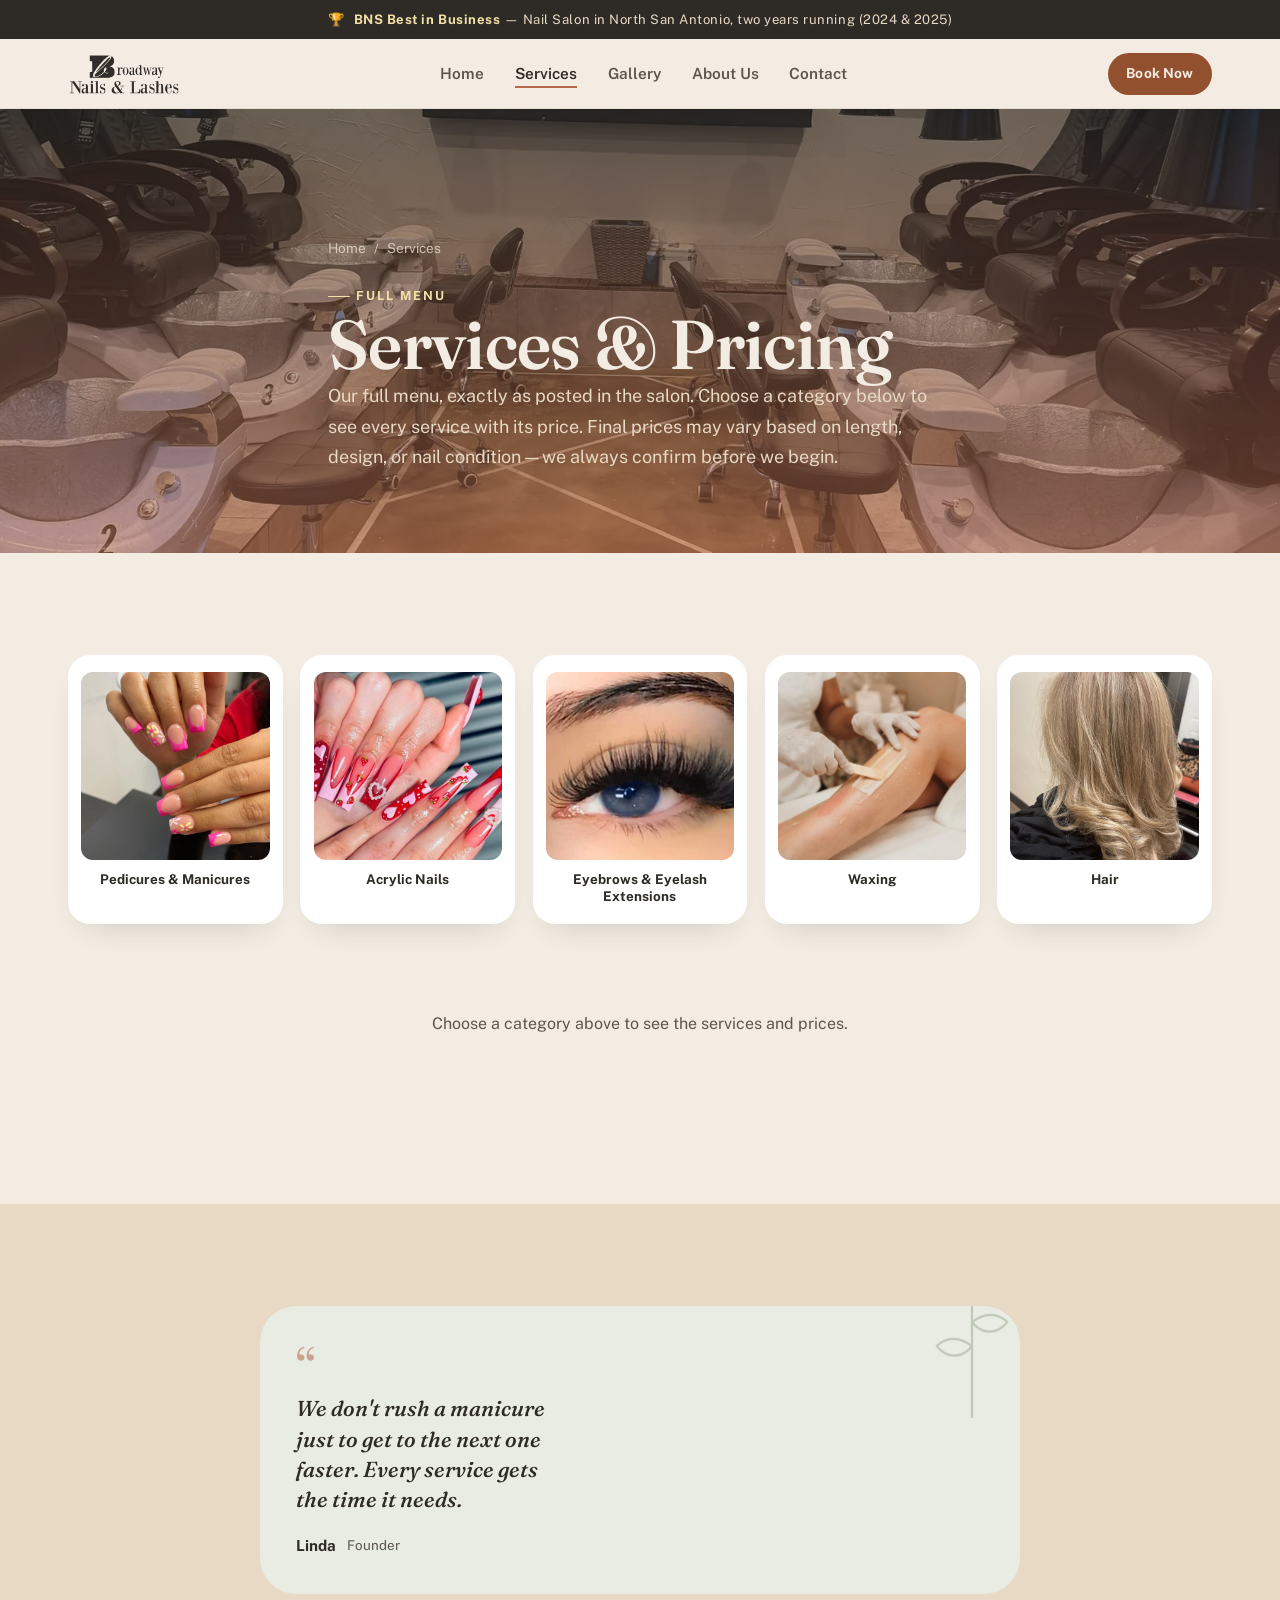
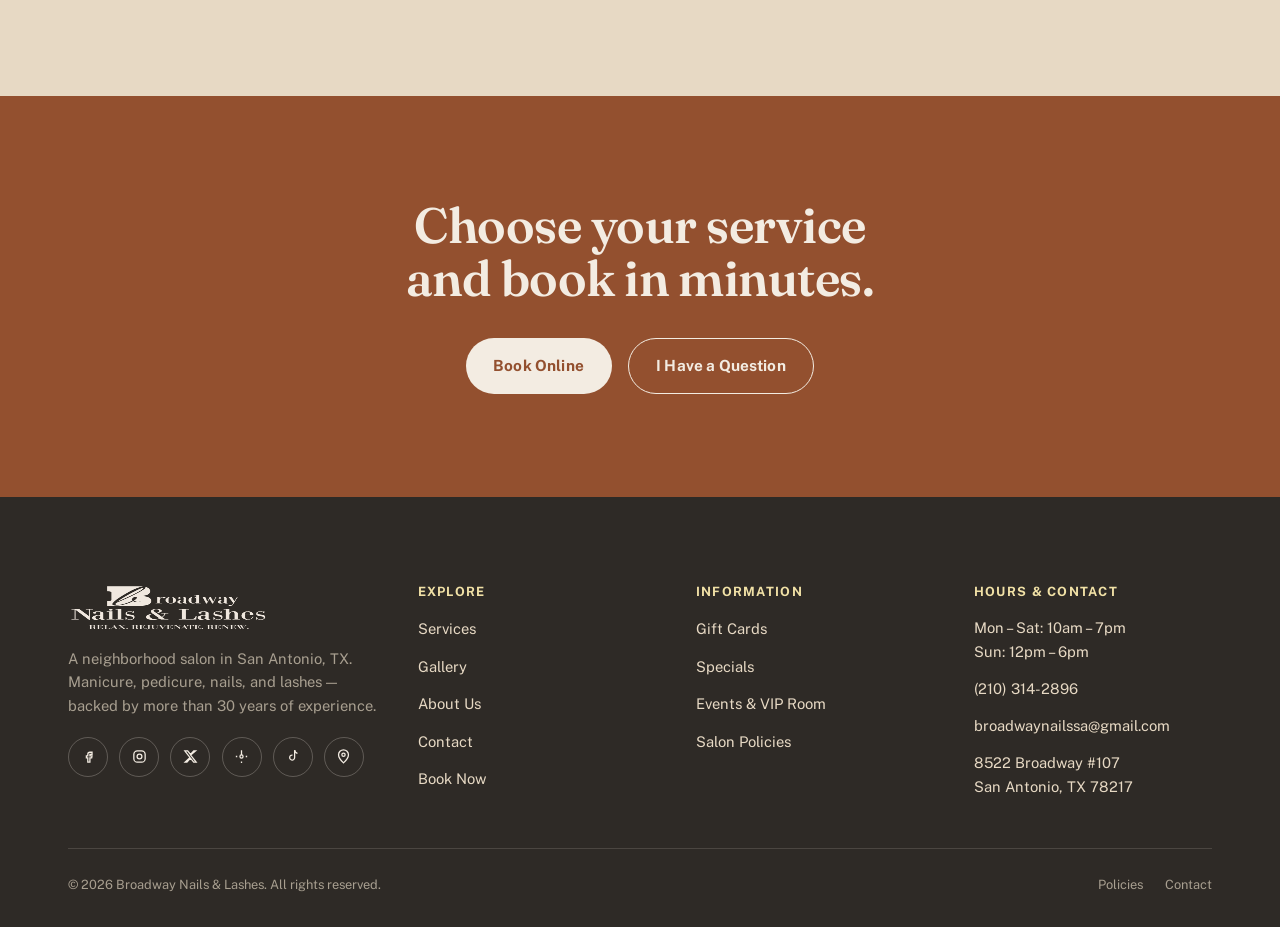
<file: servicios.html>
<!doctype html>
<html lang="en">
<head>
<meta charset="UTF-8">
<meta name="viewport" content="width=device-width, initial-scale=1">
<title>Services &amp; Pricing — Broadway Nails & Lashes</title>
<meta name="description" content="The full menu at Broadway Nails & Lashes: manicure, pedicure, nail extensions, lashes, brows, waxing, and hair. Real pricing, San Antonio, TX.">
<link rel="icon" href="favicon.ico" sizes="any">
<link rel="apple-touch-icon" href="assets/img/apple-touch-icon.png">
<link rel="preconnect" href="https://fonts.googleapis.com">
<link rel="preconnect" href="https://fonts.gstatic.com" crossorigin>
<link rel="stylesheet" href="https://fonts.googleapis.com/css2?family=Fraunces:ital,wght@0,400;0,500;0,600;0,700;1,400;1,500;1,600&family=Public+Sans:wght@400;500;600;700&display=swap">
<link rel="preload" as="image" href="assets/img/pedicure-area-2.webp" fetchpriority="high">
<link rel="stylesheet" href="styles.css?v=20260828m">
<link rel="canonical" href="https://broadwaynailsandlashes.com/servicios.html">
<meta name="keywords" content="nail salon prices San Antonio, manicure pedicure prices, acrylic nails San Antonio, lash extensions prices, brow lamination San Antonio">
<meta name="robots" content="index, follow, max-image-preview:large">
<meta name="theme-color" content="#B4694A">
<meta name="author" content="Broadway Nails & Lashes">

<!-- Open Graph -->
<meta property="og:type" content="website">
<meta property="og:site_name" content="Broadway Nails &amp; Lashes">
<meta property="og:title" content="Services & Pricing — Broadway Nails & Lashes">
<meta property="og:description" content="The full menu at Broadway Nails & Lashes: manicure, pedicure, nail extensions, lashes, brows, waxing, and hair. Real pricing, San Antonio, TX.">
<meta property="og:url" content="https://broadwaynailsandlashes.com/servicios.html">
<meta property="og:image" content="https://broadwaynailsandlashes.com/assets/img/nailart-pink-glitter-floral.webp">
<meta property="og:image:width" content="1200">
<meta property="og:image:alt" content="Broadway Nails &amp; Lashes — San Antonio, TX">
<meta property="og:locale" content="en_US">

<!-- Twitter Card -->
<meta name="twitter:card" content="summary_large_image">
<meta name="twitter:title" content="Services & Pricing — Broadway Nails & Lashes">
<meta name="twitter:description" content="The full menu at Broadway Nails & Lashes: manicure, pedicure, nail extensions, lashes, brows, waxing, and hair. Real pricing, San Antonio, TX.">
<meta name="twitter:image" content="https://broadwaynailsandlashes.com/assets/img/nailart-pink-glitter-floral.webp">
<meta name="twitter:site" content="@broadwaynailssa">

<!-- Google Search Console verification — replace with your real code from search.google.com/search-console -->
<!-- <meta name="google-site-verification" content="REPLACE_WITH_YOUR_GSC_CODE"> -->

<!-- Google Analytics (GA4) — replace G-XXXXXXXXXX with your real Measurement ID -->
<!--
<script async src="https://www.googletagmanager.com/gtag/js?id=G-XXXXXXXXXX"></script>
<script>
  window.dataLayer = window.dataLayer || [];
  function gtag(){dataLayer.push(arguments);}
  gtag('js', new Date());
  gtag('config', 'G-XXXXXXXXXX');
</script>
-->

<script type="application/ld+json">
{
  "@context": "https://schema.org",
  "@type": "NailSalon",
  "@id": "https://broadwaynailsandlashes.com/#business",
  "name": "Broadway Nails & Lashes",
  "alternateName": "Broadway Nails and Lashes",
  "description": "Family-run nail salon in San Antonio, TX offering manicure, pedicure, nail extensions, lash & brow services, waxing, and hair styling. Founded by Linda, with more than 30 years of experience. Winner of BNS Best in Business — Nail Salon, North San Antonio, 2024 & 2025.",
  "image": [
    "https://broadwaynailsandlashes.com/assets/img/hero-salon-wide.webp",
    "https://broadwaynailsandlashes.com/assets/img/interior-salon-warm.webp"
  ],
  "logo": "https://broadwaynailsandlashes.com/assets/img/logo-full.webp",
  "url": "https://broadwaynailsandlashes.com/",
  "telephone": "+1-210-314-2896",
  "email": "broadwaynailssa@gmail.com",
  "priceRange": "$$",
  "currenciesAccepted": "USD",
  "paymentAccepted": "Cash, Credit Card, Debit Card",
  "address": {
    "@type": "PostalAddress",
    "streetAddress": "8522 Broadway #107",
    "addressLocality": "San Antonio",
    "addressRegion": "TX",
    "postalCode": "78217",
    "addressCountry": "US"
  },
  "geo": {
    "@type": "GeoCoordinates",
    "latitude": 29.5178,
    "longitude": -98.4624
  },
  "hasMap": "https://www.google.com/maps/place/Broadway+Nails+%26+Lashes/@29.5178036,-98.4625501,15z/data=!4m6!3m5!1s0x865cf52f52014299:0xa1b88b4aef656ddc!8m2!3d29.5178036!4d-98.4625501!16s%2Fg%2F11f765j8qv?entry=ttu",
  "openingHoursSpecification": [
    {
      "@type": "OpeningHoursSpecification",
      "dayOfWeek": ["Monday", "Tuesday", "Wednesday", "Thursday", "Friday", "Saturday"],
      "opens": "10:00",
      "closes": "19:00"
    },
    {
      "@type": "OpeningHoursSpecification",
      "dayOfWeek": ["Sunday"],
      "opens": "12:00",
      "closes": "18:00"
    }
  ],
  "sameAs": [
    "https://www.facebook.com/BroadwayNailsAndLashes/",
    "https://www.instagram.com/broadwaynailsandlashes/",
    "https://x.com/broadwaynailssa",
    "https://www.yelp.com/biz/broadway-nails-and-lashes-san-antonio-2",
    "https://www.tiktok.com/@broadway.nailslash"
  ],
  "award": "BNS Best in Business — Nail Salon, North San Antonio, Texas (2024 & 2025)",
  "founder": {
    "@type": "Person",
    "name": "Linda"
  },
  "areaServed": {
    "@type": "City",
    "name": "San Antonio"
  },
  "hasOfferCatalog": {
    "@type": "OfferCatalog",
    "name": "Services",
    "itemListElement": [
      { "@type": "Offer", "itemOffered": { "@type": "Service", "name": "Manicure" }, "priceRange": "$18–$70" },
      { "@type": "Offer", "itemOffered": { "@type": "Service", "name": "Pedicure" }, "priceRange": "$30–$120" },
      { "@type": "Offer", "itemOffered": { "@type": "Service", "name": "Nail Extensions (Acrylic, Dip, GelX, Builder Gel)" }, "priceRange": "$48–$85" },
      { "@type": "Offer", "itemOffered": { "@type": "Service", "name": "Eyelash Extensions" }, "priceRange": "$65–$160" },
      { "@type": "Offer", "itemOffered": { "@type": "Service", "name": "Brows & Waxing" }, "priceRange": "$8–$110" },
      { "@type": "Offer", "itemOffered": { "@type": "Service", "name": "Hair Styling" }, "priceRange": "$40+" }
    ]
  }
}
</script>
<script type="application/ld+json">
{
  "@context": "https://schema.org",
  "@type": "BreadcrumbList",
  "itemListElement": [
    {
      "@type": "ListItem",
      "position": 1,
      "name": "Home",
      "item": "https://broadwaynailsandlashes.com/"
    },
    {
      "@type": "ListItem",
      "position": 2,
      "name": "Services",
      "item": "https://broadwaynailsandlashes.com/servicios.html"
    }
  ]
}
</script>
</head>
<body>
<a class="skip-link" href="#contenido">Skip to content</a>

<div class="award-strip">
  <div class="container">
    <span aria-hidden="true">🏆</span>
    <span><strong>BNS Best in Business</strong> — Nail Salon in North San Antonio, two years running (2024 &amp; 2025)</span>
  </div>
</div>

<header class="site-header">
  <div class="container header-inner">
    <a class="brand" href="index.html" aria-label="Broadway Nails & Lashes — home">
      <img src="assets/img/logo-header.webp" alt="Broadway Nails & Lashes" width="220" height="79">
    </a>
    <nav class="main-nav" aria-label="Main navigation">
      <ul>
        <li><a href="index.html">Home</a></li>
        <li><a href="servicios.html" aria-current="page">Services</a></li>
        <li><a href="galeria.html">Gallery</a></li>
        <li><a href="nosotros.html">About Us</a></li>
        <li><a href="contacto.html">Contact</a></li>
      </ul>
    </nav>
    <div class="header-cta">
      <a class="btn btn-primary btn-sm" href="https://www.fresha.com/a/broadway-nails-and-lashes-san-antonio-8522-broadway-qn6suuja/all-offer?menu=true&amp;pId=954452" target="_blank" rel="noopener">
        <span class="full">Book Now</span><span class="short">Book</span>
      </a>
      <button class="nav-toggle" aria-label="Open menu" aria-expanded="false">
        <svg viewBox="0 0 24 24" fill="none" stroke="currentColor" stroke-width="1.8"><path d="M3 6h18M3 12h18M3 18h18"/></svg>
      </button>
    </div>
  </div>
</header>

<div class="mobile-nav">
  <nav aria-label="Mobile navigation">
    <ul>
      <li><a href="index.html">Home</a></li>
      <li><a href="servicios.html">Services</a></li>
      <li><a href="galeria.html">Gallery</a></li>
      <li><a href="nosotros.html">About Us</a></li>
      <li><a href="contacto.html">Contact</a></li>
    </ul>
    <div class="header-cta">
      <a class="btn btn-primary" href="https://www.fresha.com/a/broadway-nails-and-lashes-san-antonio-8522-broadway-qn6suuja/all-offer?menu=true&amp;pId=954452" target="_blank" rel="noopener">Book Now</a>
    </div>
  </nav>
</div>

<svg class="icon-sprite" aria-hidden="true">
  <symbol id="icon-polish" viewBox="0 0 24 24" fill="none" stroke="currentColor" stroke-width="1.5" stroke-linecap="round" stroke-linejoin="round"><rect x="8" y="10" width="8" height="11" rx="2"/><rect x="10" y="4" width="4" height="6" rx="1"/></symbol>
  <symbol id="icon-removal" viewBox="0 0 24 24" fill="none" stroke="currentColor" stroke-width="1.5" stroke-linecap="round" stroke-linejoin="round"><path d="M4 12a8 8 0 1 1 2.6 5.9"/><path d="M4 12V6M4 12h6"/></symbol>
  <symbol id="icon-sparkle" viewBox="0 0 24 24" fill="none" stroke="currentColor" stroke-width="1.5" stroke-linecap="round" stroke-linejoin="round"><path d="M12 3l1.8 5.2L19 10l-5.2 1.8L12 17l-1.8-5.2L5 10l5.2-1.8L12 3z"/></symbol>
  <symbol id="icon-shape" viewBox="0 0 24 24" fill="none" stroke="currentColor" stroke-width="1.5" stroke-linejoin="round"><path d="M12 3c3 4 6 9 6 12a6 6 0 01-12 0c0-3 3-8 6-12z"/></symbol>
  <symbol id="icon-drop" viewBox="0 0 24 24" fill="none" stroke="currentColor" stroke-width="1.5" stroke-linejoin="round"><path d="M12 3c4 5 7 9 7 12a7 7 0 01-14 0c0-3 3-7 7-12z"/></symbol>
  <symbol id="icon-brush" viewBox="0 0 24 24" fill="none" stroke="currentColor" stroke-width="1.5" stroke-linecap="round"><path d="M6 18l9-9M15 6l3 3M18 6a2 2 0 10-3-3"/></symbol>
  <symbol id="icon-wax" viewBox="0 0 24 24" fill="none" stroke="currentColor" stroke-width="1.5"><rect x="4" y="9" width="16" height="6" rx="2"/><path d="M4 12h16"/></symbol>
  <symbol id="icon-scissors" viewBox="0 0 24 24" fill="none" stroke="currentColor" stroke-width="1.5" stroke-linecap="round" stroke-linejoin="round"><circle cx="6" cy="6" r="2.4"/><circle cx="6" cy="18" r="2.4"/><path d="M8.5 7.5L20 18M8.5 16.5L20 6"/></symbol>
  <symbol id="icon-color" viewBox="0 0 24 24" fill="none" stroke="currentColor" stroke-width="1.5" stroke-linecap="round"><path d="M12 3a9 5 0 100 18c1.5 0 2-1 2-2s-.5-1.5-1-2 0-2 1.5-2H17a3 3 0 003-3c0-5-3.5-9-8-9z"/><circle cx="8.5" cy="10.5" r="1"/><circle cx="12" cy="8" r="1"/><circle cx="15.5" cy="10.5" r="1"/></symbol>
  <symbol id="icon-toe" viewBox="0 0 24 24" fill="none" stroke="currentColor" stroke-width="1.5" stroke-linecap="round" stroke-linejoin="round"><path d="M6 20c0-5 1-9 3-12 1-1.5 3-1.5 3.5.3.4 1.5-.3 3-1 4.2M12 8c1.5-2 3.4-2.3 4.3-1 .8 1.2.2 2.7-1 3.8"/><path d="M6 20h13a2 2 0 002-2c0-1.5-1-2.3-2.5-2.6L9 14"/></symbol>
  <symbol id="icon-lash" viewBox="0 0 24 24" fill="none" stroke="currentColor" stroke-width="1.5" stroke-linecap="round"><path d="M4 16c4-6 12-6 16 0"/><path d="M8 15.5l-1.2 3M12 14.5v3.2M16 15.5l1.2 3"/></symbol>
</svg>

<main id="contenido">

  <section class="page-hero">
    <div class="page-hero__bg">
      <img src="assets/img/pedicure-area-2.webp" alt="Pedicure area at Broadway Nails &amp; Lashes" fetchpriority="high">
    </div>
    <div class="container page-hero__content">
      <div class="breadcrumb"><a href="index.html">Home</a><span>/</span><span>Services</span></div>
      <span class="eyebrow">Full Menu</span>
      <h1 class="h1">Services &amp; Pricing</h1>
      <p class="body-l" style="color:var(--crema-dark);">Our full menu, exactly as posted in the salon. Choose a category below to see every service with its price. Final prices may vary based on length, design, or nail condition — we always confirm before we begin.</p>
    </div>
  </section>

  <section class="section" style="padding-bottom:1.4rem;">
    <div class="container">
      <div class="gallery-filter-menu services-filter-menu reveal-stagger" role="tablist" aria-label="Filter services by category">
        <button type="button" class="gallery-filter" data-filter="spa-menu" role="tab" aria-selected="false">
          <span class="gallery-filter__thumb"><img src="assets/img/nailart-hotpink-daisy.webp" alt="" loading="lazy"></span>
          <span class="gallery-filter__label">Pedicures &amp; Manicures</span>
        </button>
        <button type="button" class="gallery-filter" data-filter="extensions" role="tab" aria-selected="false">
          <span class="gallery-filter__thumb"><img src="assets/img/nailart-red-heart-coffin.webp" alt="" loading="lazy"></span>
          <span class="gallery-filter__label">Acrylic Nails</span>
        </button>
        <button type="button" class="gallery-filter" data-filter="eyebrows-lash" role="tab" aria-selected="false">
          <span class="gallery-filter__thumb"><img src="assets/img/lash-closeup.webp" alt="" loading="lazy"></span>
          <span class="gallery-filter__label">Eyebrows &amp; Eyelash Extensions</span>
        </button>
        <button type="button" class="gallery-filter" data-filter="waxing" role="tab" aria-selected="false">
          <span class="gallery-filter__thumb"><img src="assets/img/waxing-treatment.webp" alt="" loading="lazy"></span>
          <span class="gallery-filter__label">Waxing</span>
        </button>
        <button type="button" class="gallery-filter" data-filter="hair" role="tab" aria-selected="false">
          <span class="gallery-filter__thumb"><img src="assets/img/hair-blonde-highlights.webp" alt="" loading="lazy"></span>
          <span class="gallery-filter__label">Hair</span>
        </button>
      </div>
    </div>
  </section>

  <section class="section" style="padding-top:0;" data-services-results>
    <div class="container">
      <p class="services-empty-hint" data-services-hint>Choose a category above to see the services and prices.</p>

      <!-- MANICURE & PEDICURE SPA MENU -->
      <div data-services-panel data-cat="spa-menu">
        <p class="services-note" style="margin-bottom:1.6rem;">Every package below can be booked as a <strong>Pedicure</strong>, a <strong>Manicure</strong>, or the <strong>Combo</strong> (both, same visit) — prices shown for each. Scrub and massage minutes increase with every tier.</p>
        <div class="treatment-grid reveal-stagger">

          <div class="treatment-card">
            <div class="treatment-card__art"><img src="assets/img/treatment-traditional.webp" alt="Rose-pink nail polish bottles for the Traditional pedicure" loading="lazy"></div>
            <h3 class="treatment-card__name">Traditional</h3>
            <div class="treatment-card__prices">
              <div class="treatment-chip"><span class="treatment-chip__amount">$35</span><span class="treatment-chip__label">Pedi · 30m</span></div>
              <div class="treatment-chip"><span class="treatment-chip__amount">$25</span><span class="treatment-chip__label">Mani · 20m</span></div>
              <div class="treatment-chip"><span class="treatment-chip__amount">$55</span><span class="treatment-chip__label">Combo</span></div>
            </div>
            <p class="treatment-card__desc">Scrub 2 min &amp; massage 2 min.</p>
            <p class="treatment-card__desc">Nails &amp; cuticles cleaned, salt scrub, massage. No callus remover.</p>
          </div>

          <div class="treatment-card">
            <div class="treatment-card__art"><img src="assets/img/treatment-signature.webp" alt="Warm spa towels and a lavender diffuser for the Signature pedicure" loading="lazy"></div>
            <h3 class="treatment-card__name">Signature</h3>
            <div class="treatment-card__prices">
              <div class="treatment-chip"><span class="treatment-chip__amount">$45</span><span class="treatment-chip__label">Pedi · 35m</span></div>
              <div class="treatment-chip"><span class="treatment-chip__amount">$35</span><span class="treatment-chip__label">Mani · 25m</span></div>
              <div class="treatment-chip"><span class="treatment-chip__amount">$75</span><span class="treatment-chip__label">Combo</span></div>
            </div>
            <p class="treatment-card__desc">Scrub 2 min &amp; massage 6 min.</p>
            <p class="treatment-card__desc">Nails &amp; cuticles cleaned, callus remover, salt scrub, massage, leg mask, hot towels.</p>
          </div>

          <div class="treatment-card">
            <div class="treatment-card__art"><img src="assets/img/treatment-lavender.webp" alt="Fresh lavender sprigs for the Lavender pedicure" loading="lazy"></div>
            <h3 class="treatment-card__name">Lavender</h3>
            <div class="treatment-card__prices">
              <div class="treatment-chip"><span class="treatment-chip__amount">$50</span><span class="treatment-chip__label">Pedi · 50m</span></div>
              <div class="treatment-chip"><span class="treatment-chip__amount">$35</span><span class="treatment-chip__label">Mani · 40m</span></div>
              <div class="treatment-chip"><span class="treatment-chip__amount">$80</span><span class="treatment-chip__label">Combo</span></div>
            </div>
            <p class="treatment-card__desc">Scrub 6 min &amp; massage 8 min.</p>
            <p class="treatment-card__desc">Nails &amp; cuticles cleaned, callus remover, salt scrub, massage, leg mask, hot towels, paraffin wax.</p>
          </div>

          <div class="treatment-card">
            <div class="treatment-card__art"><img src="assets/img/treatment-cucumber.webp" alt="Sliced cucumber for the Cucumber pedicure" loading="lazy"></div>
            <h3 class="treatment-card__name">Cucumber</h3>
            <div class="treatment-card__prices">
              <div class="treatment-chip"><span class="treatment-chip__amount">$55</span><span class="treatment-chip__label">Pedi · 60m</span></div>
              <div class="treatment-chip"><span class="treatment-chip__amount">$40</span><span class="treatment-chip__label">Mani · 40m</span></div>
              <div class="treatment-chip"><span class="treatment-chip__amount">$90</span><span class="treatment-chip__label">Combo</span></div>
            </div>
            <p class="treatment-card__desc">Scrub 8 min &amp; massage 10 min.</p>
            <p class="treatment-card__desc">Nails &amp; cuticles cleaned, callus remover, salt scrub, massage, leg mask, hot towels, paraffin wax.</p>
          </div>

          <div class="treatment-card">
            <div class="treatment-card__art"><img src="assets/img/treatment-matcha.webp" alt="Matcha powder and whisk for the Matcha Green Tea pedicure" loading="lazy"></div>
            <h3 class="treatment-card__name">Matcha Green Tea</h3>
            <div class="treatment-card__prices">
              <div class="treatment-chip"><span class="treatment-chip__amount">$60</span><span class="treatment-chip__label">Pedi · 60m</span></div>
              <div class="treatment-chip"><span class="treatment-chip__amount">$40</span><span class="treatment-chip__label">Mani · 40m</span></div>
              <div class="treatment-chip"><span class="treatment-chip__amount">$95</span><span class="treatment-chip__label">Combo</span></div>
            </div>
            <p class="treatment-card__desc">Scrub 8 min &amp; massage 10 min.</p>
            <p class="treatment-card__desc">Uses real matcha! Nails &amp; cuticles cleaned, callus remover, salt scrub, massage, leg mask, hot towels, paraffin wax.</p>
          </div>

          <div class="treatment-card">
            <div class="treatment-card__art"><img src="assets/img/treatment-olive-oil.webp" alt="Fresh olive oil and olive branch for the Olive Oil pedicure" loading="lazy"></div>
            <h3 class="treatment-card__name">Olive Oil</h3>
            <div class="treatment-card__prices">
              <div class="treatment-chip"><span class="treatment-chip__amount">$65</span><span class="treatment-chip__label">Pedi · 60m</span></div>
              <div class="treatment-chip"><span class="treatment-chip__amount">$40</span><span class="treatment-chip__label">Mani · 40m</span></div>
              <div class="treatment-chip"><span class="treatment-chip__amount">$100</span><span class="treatment-chip__label">Combo</span></div>
            </div>
            <p class="treatment-card__desc">Scrub 8 min &amp; massage 14 min.</p>
            <p class="treatment-card__desc">Uses real olive oil! Nails &amp; cuticles cleaned, callus remover, salt scrub, massage, leg mask, hot towels, paraffin wax.</p>
          </div>

          <div class="treatment-card">
            <div class="treatment-card__art"><img src="assets/img/treatment-fresh-citrus.webp" alt="Fresh orange with citrus cuticle oil for the Fresh Citrus pedicure" loading="lazy"></div>
            <h3 class="treatment-card__name">Fresh Citrus</h3>
            <div class="treatment-card__prices">
              <div class="treatment-chip"><span class="treatment-chip__amount">$70</span><span class="treatment-chip__label">Pedi · 65m</span></div>
              <div class="treatment-chip"><span class="treatment-chip__amount">$45</span><span class="treatment-chip__label">Mani · 40m</span></div>
              <div class="treatment-chip"><span class="treatment-chip__amount">$110</span><span class="treatment-chip__label">Combo</span></div>
            </div>
            <p class="treatment-card__desc">Scrub 10 min &amp; massage 16 min.</p>
            <p class="treatment-card__desc">Uses real orange slices! Nails &amp; cuticles cleaned, callus remover, salt scrub, massage, leg mask, hot towels, paraffin wax, hot stones, neck warmer wrap, jelly soak.</p>
          </div>

          <div class="treatment-card">
            <div class="treatment-card__art"><img src="assets/img/treatment-fresh-coconut.webp" alt="Cracked coconut for the Fresh Coconut pedicure" loading="lazy"></div>
            <h3 class="treatment-card__name">Fresh Coconut</h3>
            <div class="treatment-card__prices">
              <div class="treatment-chip"><span class="treatment-chip__amount">$75</span><span class="treatment-chip__label">Pedi · 65m</span></div>
              <div class="treatment-chip"><span class="treatment-chip__amount">$50</span><span class="treatment-chip__label">Mani · 40m</span></div>
              <div class="treatment-chip"><span class="treatment-chip__amount">$120</span><span class="treatment-chip__label">Combo</span></div>
            </div>
            <p class="treatment-card__desc">Scrub 10 min &amp; massage 18 min.</p>
            <p class="treatment-card__desc">Uses coconut flakes &amp; coconut milk! Nails &amp; cuticles cleaned, callus remover, salt scrub, massage, leg mask, hot towels, paraffin wax, hot stones, neck warmer wrap, jelly soak.</p>
          </div>

          <div class="treatment-card">
            <div class="treatment-card__art"><img src="assets/img/treatment-fire-ice.webp" alt="Hot stones and cooling essential oil for the Fire &amp; Ice pedicure" loading="lazy"></div>
            <h3 class="treatment-card__name">Fire &amp; Ice</h3>
            <div class="treatment-card__prices">
              <div class="treatment-chip"><span class="treatment-chip__amount">$80</span><span class="treatment-chip__label">Pedi · 65m</span></div>
              <div class="treatment-chip"><span class="treatment-chip__amount">$55</span><span class="treatment-chip__label">Mani · 45m</span></div>
              <div class="treatment-chip"><span class="treatment-chip__amount">$130</span><span class="treatment-chip__label">Combo</span></div>
            </div>
            <p class="treatment-card__desc">Scrub 10 min &amp; massage 20 min.</p>
            <p class="treatment-card__desc">Nails &amp; cuticles cleaned, callus remover, salt scrub, massage, leg mask, hot towels, paraffin wax, hot stones, neck warmer wrap, jelly soak, foot steaming.</p>
          </div>

          <div class="treatment-card">
            <div class="treatment-card__art"><img src="assets/img/treatment-milk-honey.webp" alt="Milk and honey for the Heavenly Milk &amp; Honey pedicure" loading="lazy"></div>
            <h3 class="treatment-card__name">Heavenly Milk &amp; Honey</h3>
            <div class="treatment-card__prices">
              <div class="treatment-chip"><span class="treatment-chip__amount">$85</span><span class="treatment-chip__label">Pedi · 65m</span></div>
              <div class="treatment-chip"><span class="treatment-chip__amount">$55</span><span class="treatment-chip__label">Mani · 45m</span></div>
              <div class="treatment-chip"><span class="treatment-chip__amount">$135</span><span class="treatment-chip__label">Combo</span></div>
            </div>
            <p class="treatment-card__desc">Scrub 10 min &amp; massage 22 min.</p>
            <p class="treatment-card__desc">Uses real milk &amp; real honey! Nails &amp; cuticles cleaned, callus remover, salt scrub, massage, 24K gold leg mask, hot towels, paraffin wax, hot stones, neck warmer wrap, jelly soak, foot steaming.</p>
          </div>

          <div class="treatment-card">
            <div class="treatment-card__art"><img src="assets/img/treatment-cbd-therapy.webp" alt="Hemp leaves and CBD-infused scrub for the CBD Therapy pedicure" loading="lazy"></div>
            <h3 class="treatment-card__name">CBD Therapy</h3>
            <div class="treatment-card__prices">
              <div class="treatment-chip"><span class="treatment-chip__amount">$90</span><span class="treatment-chip__label">Pedi · 70m</span></div>
              <div class="treatment-chip"><span class="treatment-chip__amount">$60</span><span class="treatment-chip__label">Mani · 50m</span></div>
              <div class="treatment-chip"><span class="treatment-chip__amount">$145</span><span class="treatment-chip__label">Combo</span></div>
            </div>
            <p class="treatment-card__desc">Scrub 10 min &amp; massage 24 min.</p>
            <p class="treatment-card__desc">Nails &amp; cuticles cleaned, callus remover, detox volcano crystals soak, salt scrub, massage, 24K gold leg mask, hot towels, paraffin wax, hot stones, neck warmer wrap, foot steaming.</p>
          </div>

          <div class="treatment-card">
            <div class="treatment-card__art"><img src="assets/img/treatment-organic-herbal.webp" alt="Lavender essential oil bottles for the Organic Herbal pedicure" loading="lazy"></div>
            <h3 class="treatment-card__name">Organic Herbal</h3>
            <div class="treatment-card__prices">
              <div class="treatment-chip"><span class="treatment-chip__amount">$105</span><span class="treatment-chip__label">Pedi · 70m</span></div>
              <div class="treatment-chip"><span class="treatment-chip__amount">$65</span><span class="treatment-chip__label">Mani · 50m</span></div>
              <div class="treatment-chip"><span class="treatment-chip__amount">$160</span><span class="treatment-chip__label">Combo</span></div>
            </div>
            <p class="treatment-card__desc">Scrub 10 min &amp; massage 24 min.</p>
            <p class="treatment-card__desc">Uses real dried herbs, essential oils &amp; organic ingredients! Nails &amp; cuticles cleaned, callus remover, salt scrub, massage, leg mask, hot towels, paraffin wax, hot stones, neck warmer wrap, foot steaming.</p>
          </div>

          <div class="treatment-card">
            <div class="treatment-card__art"><img src="assets/img/treatment-champagne-rose.webp" alt="Champagne bottle, glasses, and roses for the Broadway Champagne &amp; Rose pedicure" loading="lazy"></div>
            <h3 class="treatment-card__name">Broadway Champagne &amp; Rose</h3>
            <div class="treatment-card__prices">
              <div class="treatment-chip"><span class="treatment-chip__amount">$120</span><span class="treatment-chip__label">Pedi · 85m</span></div>
              <div class="treatment-chip"><span class="treatment-chip__amount">$70</span><span class="treatment-chip__label">Mani · 50m</span></div>
              <div class="treatment-chip"><span class="treatment-chip__amount">$185</span><span class="treatment-chip__label">Combo</span></div>
            </div>
            <p class="treatment-card__desc">Scrub 12 min &amp; massage 28 min.</p>
            <p class="treatment-card__desc">Personal champagne bottle &amp; chocolate! Uses real champagne! Nails &amp; cuticles cleaned, callus remover, detox volcano crystals soak, salt scrub, massage, 24K gold leg mask, hot towels, paraffin wax, hot stones, neck warmer wrap, foot steaming.</p>
            <p class="treatment-card__note">Our most indulgent package</p>
          </div>

        </div>

        <div class="reveal" style="margin-top:2.8rem;">
          <h3 class="price-list__heading" style="margin-top:0;">Pedicure Add-Ons</h3>
          <div class="treatment-grid reveal-stagger">
            <div class="treatment-card"><div class="treatment-card__art"><svg viewBox="0 0 24 24" style="width:40%;height:40%;color:#7A8B6F;"><use href="#icon-drop"/></svg></div><h3 class="treatment-card__name">Paraffin Wax</h3><div class="treatment-card__prices"><div class="treatment-chip"><span class="treatment-chip__amount">$10</span></div></div></div>
            <div class="treatment-card"><div class="treatment-card__art"><svg viewBox="0 0 24 24" style="width:40%;height:40%;color:#7A8B6F;"><use href="#icon-drop"/></svg></div><h3 class="treatment-card__name">Hot Lava Stones</h3><div class="treatment-card__prices"><div class="treatment-chip"><span class="treatment-chip__amount">$12</span></div></div></div>
            <div class="treatment-card"><div class="treatment-card__art"><svg viewBox="0 0 24 24" style="width:40%;height:40%;color:#7A8B6F;"><use href="#icon-drop"/></svg></div><h3 class="treatment-card__name">Additional 10 Min Massage</h3><div class="treatment-card__prices"><div class="treatment-chip"><span class="treatment-chip__amount">$15</span></div></div></div>
            <div class="treatment-card"><div class="treatment-card__art"><svg viewBox="0 0 24 24" style="width:40%;height:40%;color:#B4694A;"><use href="#icon-brush"/></svg></div><h3 class="treatment-card__name">Toe Polish Change</h3><div class="treatment-card__prices"><div class="treatment-chip"><span class="treatment-chip__amount">$15</span></div></div></div>
            <div class="treatment-card"><div class="treatment-card__art"><svg viewBox="0 0 24 24" style="width:40%;height:40%;color:#B4694A;"><use href="#icon-polish"/></svg></div><h3 class="treatment-card__name">Shellac Add-On</h3><div class="treatment-card__prices"><div class="treatment-chip"><span class="treatment-chip__amount">$20</span></div></div></div>
            <div class="treatment-card"><div class="treatment-card__art"><svg viewBox="0 0 24 24" style="width:40%;height:40%;color:#B4694A;"><use href="#icon-brush"/></svg></div><h3 class="treatment-card__name">Shellac Toe Polish Change</h3><div class="treatment-card__prices"><div class="treatment-chip"><span class="treatment-chip__amount">$30</span></div></div></div>
            <div class="treatment-card"><div class="treatment-card__art"><svg viewBox="0 0 24 24" style="width:40%;height:40%;color:#7A8B6F;"><use href="#icon-toe"/></svg></div><h3 class="treatment-card__name">2 Acrylic Toe</h3><div class="treatment-card__prices"><div class="treatment-chip"><span class="treatment-chip__amount">From $20</span></div></div></div>
            <div class="treatment-card"><div class="treatment-card__art"><img src="assets/img/nailart-neon-french-hearts.webp" alt="Neon French tip pedicure with white heart nail art" loading="lazy"></div><h3 class="treatment-card__name">Classic French</h3><div class="treatment-card__prices"><div class="treatment-chip"><span class="treatment-chip__amount">From $5</span></div></div></div>
            <div class="treatment-card"><div class="treatment-card__art"><img src="assets/img/nailart-leopard-tortoise.webp" alt="Leopard and tortoiseshell nail art with gold foil accents" loading="lazy"></div><h3 class="treatment-card__name">Toe Nail Designs</h3><div class="treatment-card__prices"><div class="treatment-chip"><span class="treatment-chip__amount">From $5</span></div></div></div>
          </div>
        </div>

        <div class="reveal" style="margin-top:2.8rem;">
          <h3 class="price-list__heading" style="margin-top:0;">Kid's Paradise</h3>
          <div class="treatment-grid reveal-stagger">
            <div class="treatment-card"><div class="treatment-card__art"><svg viewBox="0 0 24 24" style="width:40%;height:40%;color:#C9A227;"><use href="#icon-sparkle"/></svg></div><h3 class="treatment-card__name">Little Angel's Manicure</h3><div class="treatment-card__prices"><div class="treatment-chip"><span class="treatment-chip__amount">$18</span></div></div></div>
            <div class="treatment-card"><div class="treatment-card__art"><svg viewBox="0 0 24 24" style="width:40%;height:40%;color:#C9A227;"><use href="#icon-sparkle"/></svg></div><h3 class="treatment-card__name">Little Angel's Gel Mani</h3><div class="treatment-card__prices"><div class="treatment-chip"><span class="treatment-chip__amount">$35</span></div></div></div>
            <div class="treatment-card"><div class="treatment-card__art"><svg viewBox="0 0 24 24" style="width:40%;height:40%;color:#7A8B6F;"><use href="#icon-toe"/></svg></div><h3 class="treatment-card__name">Little Angel's Pedicure</h3><div class="treatment-card__prices"><div class="treatment-chip"><span class="treatment-chip__amount">$30</span></div></div></div>
            <div class="treatment-card"><div class="treatment-card__art"><svg viewBox="0 0 24 24" style="width:40%;height:40%;color:#B4694A;"><use href="#icon-brush"/></svg></div><h3 class="treatment-card__name">Hand Polish Change</h3><div class="treatment-card__prices"><div class="treatment-chip"><span class="treatment-chip__amount">$10</span></div></div></div>
            <div class="treatment-card"><div class="treatment-card__art"><svg viewBox="0 0 24 24" style="width:40%;height:40%;color:#B4694A;"><use href="#icon-brush"/></svg></div><h3 class="treatment-card__name">Toe Polish Change</h3><div class="treatment-card__prices"><div class="treatment-chip"><span class="treatment-chip__amount">$12</span></div></div></div>
          </div>
        </div>
      </div>

      <!-- ACRYLIC NAILS -->
      <div data-services-panel data-cat="extensions" hidden>
        <div class="reveal" style="margin-bottom:2.8rem;">
          <div class="service-block__head">
            <svg viewBox="0 0 24 24" fill="none" stroke="currentColor" stroke-width="1.5"><path d="M12 2c2 4 4 9 4 13a4 4 0 01-8 0c0-4 2-9 4-13z"/></svg>
            <h2 class="h2" style="font-size:2rem;">Acrylic Nails</h2>
          </div>
          <p class="body-l" style="margin-bottom:1.2rem;">Full set / fill pricing, in the color and finish you want.</p>
          <div class="treatment-grid reveal-stagger">
            <div class="treatment-card"><div class="treatment-card__art"><img src="assets/img/nailart-acrylic-red-glossy.webp" alt="Glossy red gel polish on acrylic nails" loading="lazy"></div><h3 class="treatment-card__name">Gel Polish</h3><div class="treatment-card__prices"><div class="treatment-chip"><span class="treatment-chip__amount">$55</span><span class="treatment-chip__label">Full Set</span></div><div class="treatment-chip"><span class="treatment-chip__amount">$50</span><span class="treatment-chip__label">Fill</span></div></div></div>
            <div class="treatment-card"><div class="treatment-card__art"><img src="assets/img/nailart-acrylic-burgundy-solid.webp" alt="Solid burgundy powder color acrylic nails" loading="lazy"></div><h3 class="treatment-card__name">Powder Color</h3><div class="treatment-card__prices"><div class="treatment-chip"><span class="treatment-chip__amount">$60</span><span class="treatment-chip__label">Full Set</span></div><div class="treatment-chip"><span class="treatment-chip__amount">$50</span><span class="treatment-chip__label">Fill</span></div></div></div>
            <div class="treatment-card"><div class="treatment-card__art"><img src="assets/img/nailart-acrylic-rainbow-colors.webp" alt="Assorted color powder change on almond nails" loading="lazy"></div><h3 class="treatment-card__name">Color Powder Color Change</h3><div class="treatment-card__prices"><div class="treatment-chip"><span class="treatment-chip__amount">$55</span></div></div></div>
            <div class="treatment-card"><div class="treatment-card__art"><img src="assets/img/nailart-acrylic-pink-ombre-glitter.webp" alt="Pink and white ombre acrylic nails with glitter" loading="lazy"></div><h3 class="treatment-card__name">Ombre</h3><div class="treatment-card__prices"><div class="treatment-chip"><span class="treatment-chip__amount">$70</span><span class="treatment-chip__label">Full Set</span></div><div class="treatment-chip"><span class="treatment-chip__amount">$50</span><span class="treatment-chip__label">Fill</span></div></div></div>
            <div class="treatment-card"><div class="treatment-card__art"><img src="assets/img/nailart-acrylic-burgundy-ombre-glitter.webp" alt="Burgundy ombre acrylic nails with glitter" loading="lazy"></div><h3 class="treatment-card__name">Ombre Two Color Change</h3><div class="treatment-card__prices"><div class="treatment-chip"><span class="treatment-chip__amount">$65</span></div></div></div>
            <div class="treatment-card"><div class="treatment-card__art"><img src="assets/img/nailart-acrylic-classic-french.webp" alt="Classic white French tip acrylic nails" loading="lazy"></div><h3 class="treatment-card__name">Classic French</h3><div class="treatment-card__prices"><div class="treatment-chip"><span class="treatment-chip__amount">$70</span><span class="treatment-chip__label">Full Set</span></div><div class="treatment-chip"><span class="treatment-chip__amount">$65</span><span class="treatment-chip__label">Fill</span></div></div></div>
            <div class="treatment-card"><div class="treatment-card__art"><img src="assets/img/nailart-acrylic-hotpink-french.webp" alt="Hot pink custom French tip coffin nails" loading="lazy"></div><h3 class="treatment-card__name">Custom French</h3><div class="treatment-card__prices"><div class="treatment-chip"><span class="treatment-chip__amount">$80</span><span class="treatment-chip__label">Full Set</span></div><div class="treatment-chip"><span class="treatment-chip__amount">$70</span><span class="treatment-chip__label">Fill</span></div></div></div>
            <div class="treatment-card"><div class="treatment-card__art"><img src="assets/img/nailart-acrylic-nude-glitter.webp" alt="Nude acrylic nails with silver glitter accents" loading="lazy"></div><h3 class="treatment-card__name">Glitter</h3><div class="treatment-card__prices"><div class="treatment-chip"><span class="treatment-chip__amount">$65</span><span class="treatment-chip__label">Full Set</span></div><div class="treatment-chip"><span class="treatment-chip__amount">$55</span><span class="treatment-chip__label">Fill</span></div></div></div>
          </div>
          <p class="services-note" style="margin-top:1.4rem;">Custom nails do not have a fixed price — please bring an inspiration photo (or a few) to receive a quote.</p>
        </div>

        <div class="reveal" style="margin-bottom:2.8rem;">
          <h3 class="price-list__heading" style="margin-top:0;">Removal &amp; Repairs</h3>
          <div class="treatment-grid reveal-stagger">
            <div class="treatment-card"><div class="treatment-card__art"><svg viewBox="0 0 24 24" style="width:40%;height:40%;color:#7A8B6F;"><use href="#icon-removal"/></svg></div><h3 class="treatment-card__name">Acrylic Removal</h3><div class="treatment-card__prices"><div class="treatment-chip"><span class="treatment-chip__amount">$10</span></div></div></div>
            <div class="treatment-card"><div class="treatment-card__art"><svg viewBox="0 0 24 24" style="width:40%;height:40%;color:#7A8B6F;"><use href="#icon-removal"/></svg></div><h3 class="treatment-card__name">Removal w/o Reapplication</h3><div class="treatment-card__prices"><div class="treatment-chip"><span class="treatment-chip__amount">$20</span></div></div></div>
            <div class="treatment-card"><div class="treatment-card__art"><img src="assets/img/nailart-black-rose-stiletto.webp" alt="Black glossy stiletto shape acrylic nails" loading="lazy"></div><h3 class="treatment-card__name">Premium Shapes (Almond, Stiletto, Coffin)</h3><div class="treatment-card__prices"><div class="treatment-chip"><span class="treatment-chip__amount">From $5</span></div></div></div>
            <div class="treatment-card"><div class="treatment-card__art"><img src="assets/img/nailart-pink-glitter-heart.webp" alt="Long coffin shape acrylic nails" loading="lazy"></div><h3 class="treatment-card__name">Long Nail Length</h3><div class="treatment-card__prices"><div class="treatment-chip"><span class="treatment-chip__amount">From $5</span></div></div></div>
            <div class="treatment-card"><div class="treatment-card__art"><svg viewBox="0 0 24 24" style="width:40%;height:40%;color:#B4694A;"><use href="#icon-shape"/></svg></div><h3 class="treatment-card__name">Nail Repairs</h3><div class="treatment-card__prices"><div class="treatment-chip"><span class="treatment-chip__amount">From $5</span></div></div></div>
            <div class="treatment-card"><div class="treatment-card__art"><svg viewBox="0 0 24 24" style="width:40%;height:40%;color:#B4694A;"><use href="#icon-shape"/></svg></div><h3 class="treatment-card__name">Nail Cut Down</h3><div class="treatment-card__prices"><div class="treatment-chip"><span class="treatment-chip__amount">From $5</span><span class="treatment-chip__label">w/ Refill</span></div><div class="treatment-chip"><span class="treatment-chip__amount">From $15</span><span class="treatment-chip__label">w/o Refill</span></div></div></div>
          </div>
        </div>

        <div class="reveal" style="margin-bottom:2.8rem;">
          <h3 class="price-list__heading" style="margin-top:0;">Gel / Shellac Mani</h3>
          <div class="treatment-grid reveal-stagger">
            <div class="treatment-card"><div class="treatment-card__art"><svg viewBox="0 0 24 24" style="width:40%;height:40%;color:#B4694A;"><use href="#icon-polish"/></svg></div><h3 class="treatment-card__name">Shellac Manicure</h3><div class="treatment-card__prices"><div class="treatment-chip"><span class="treatment-chip__amount">From $45</span></div></div></div>
            <div class="treatment-card"><div class="treatment-card__art"><svg viewBox="0 0 24 24" style="width:40%;height:40%;color:#C9A227;"><use href="#icon-sparkle"/></svg></div><h3 class="treatment-card__name">Shellac French Manicure</h3><div class="treatment-card__prices"><div class="treatment-chip"><span class="treatment-chip__amount">From $50</span></div></div></div>
            <div class="treatment-card"><div class="treatment-card__art"><svg viewBox="0 0 24 24" style="width:40%;height:40%;color:#B4694A;"><use href="#icon-brush"/></svg></div><h3 class="treatment-card__name">Shellac Hand Polish Change</h3><div class="treatment-card__prices"><div class="treatment-chip"><span class="treatment-chip__amount">From $35</span></div></div></div>
            <div class="treatment-card"><div class="treatment-card__art"><svg viewBox="0 0 24 24" style="width:40%;height:40%;color:#B4694A;"><use href="#icon-brush"/></svg></div><h3 class="treatment-card__name">Shellac French Polish Change</h3><div class="treatment-card__prices"><div class="treatment-chip"><span class="treatment-chip__amount">From $35</span></div></div></div>
            <div class="treatment-card"><div class="treatment-card__art"><svg viewBox="0 0 24 24" style="width:40%;height:40%;color:#B4694A;"><use href="#icon-polish"/></svg></div><h3 class="treatment-card__name">Shellac Manicure Add-On</h3><div class="treatment-card__prices"><div class="treatment-chip"><span class="treatment-chip__amount">From $20</span></div></div></div>
            <div class="treatment-card"><div class="treatment-card__art"><svg viewBox="0 0 24 24" style="width:40%;height:40%;color:#7A8B6F;"><use href="#icon-removal"/></svg></div><h3 class="treatment-card__name">Shellac Removal</h3><div class="treatment-card__prices"><div class="treatment-chip"><span class="treatment-chip__amount">$5</span></div></div></div>
            <div class="treatment-card"><div class="treatment-card__art"><svg viewBox="0 0 24 24" style="width:40%;height:40%;color:#7A8B6F;"><use href="#icon-removal"/></svg></div><h3 class="treatment-card__name">Removal w/o Reapplication</h3><div class="treatment-card__prices"><div class="treatment-chip"><span class="treatment-chip__amount">$15</span></div></div></div>
          </div>
        </div>

        <div class="reveal" style="margin-bottom:2.8rem;">
          <div class="service-block__head">
            <svg viewBox="0 0 24 24" fill="none" stroke="currentColor" stroke-width="1.5"><path d="M9 3h6v3l1.5 2.5v10a2.5 2.5 0 01-2.5 2.5h-4A2.5 2.5 0 017.5 18.5v-10L9 6V3z"/><path d="M7.5 11h9"/></svg>
            <h2 class="h2" style="font-size:2rem;">Dipping Powder</h2>
          </div>
          <div class="treatment-grid reveal-stagger">
            <div class="treatment-card"><div class="treatment-card__art"><svg viewBox="0 0 24 24" style="width:40%;height:40%;color:#B4694A;"><use href="#icon-polish"/></svg></div><h3 class="treatment-card__name">Natural Nail</h3><div class="treatment-card__prices"><div class="treatment-chip"><span class="treatment-chip__amount">$48</span></div></div></div>
            <div class="treatment-card"><div class="treatment-card__art"><svg viewBox="0 0 24 24" style="width:40%;height:40%;color:#B4694A;"><use href="#icon-polish"/></svg></div><h3 class="treatment-card__name">Dip w/ Tips</h3><div class="treatment-card__prices"><div class="treatment-chip"><span class="treatment-chip__amount">$55</span></div></div></div>
            <div class="treatment-card"><div class="treatment-card__art"><svg viewBox="0 0 24 24" style="width:40%;height:40%;color:#C9A227;"><use href="#icon-sparkle"/></svg></div><h3 class="treatment-card__name">Dip w/ French</h3><div class="treatment-card__prices"><div class="treatment-chip"><span class="treatment-chip__amount">$60</span></div></div></div>
            <div class="treatment-card"><div class="treatment-card__art"><svg viewBox="0 0 24 24" style="width:40%;height:40%;color:#C9A227;"><use href="#icon-sparkle"/></svg></div><h3 class="treatment-card__name">Custom French w/ Tips</h3><div class="treatment-card__prices"><div class="treatment-chip"><span class="treatment-chip__amount">From $75</span></div></div></div>
            <div class="treatment-card"><div class="treatment-card__art"><svg viewBox="0 0 24 24" style="width:40%;height:40%;color:#C9A227;"><use href="#icon-sparkle"/></svg></div><h3 class="treatment-card__name">Ombre Dip Set</h3><div class="treatment-card__prices"><div class="treatment-chip"><span class="treatment-chip__amount">From $70</span></div></div></div>
            <div class="treatment-card"><div class="treatment-card__art"><svg viewBox="0 0 24 24" style="width:40%;height:40%;color:#7A8B6F;"><use href="#icon-removal"/></svg></div><h3 class="treatment-card__name">Dip Removal</h3><div class="treatment-card__prices"><div class="treatment-chip"><span class="treatment-chip__amount">$5</span></div></div></div>
            <div class="treatment-card"><div class="treatment-card__art"><svg viewBox="0 0 24 24" style="width:40%;height:40%;color:#7A8B6F;"><use href="#icon-removal"/></svg></div><h3 class="treatment-card__name">Removal w/o Reapplication</h3><div class="treatment-card__prices"><div class="treatment-chip"><span class="treatment-chip__amount">$10</span></div></div></div>
          </div>
        </div>

        <div class="reveal" style="margin-bottom:2.8rem;">
          <h3 class="price-list__heading" style="margin-top:0;">Builder Gel</h3>
          <div class="treatment-grid reveal-stagger">
            <div class="treatment-card"><div class="treatment-card__art"><svg viewBox="0 0 24 24" style="width:40%;height:40%;color:#B4694A;"><use href="#icon-polish"/></svg></div><h3 class="treatment-card__name">Full Set Overlay (Natural Nail)</h3><div class="treatment-card__prices"><div class="treatment-chip"><span class="treatment-chip__amount">From $65</span></div></div></div>
            <div class="treatment-card"><div class="treatment-card__art"><svg viewBox="0 0 24 24" style="width:40%;height:40%;color:#C9A227;"><use href="#icon-sparkle"/></svg></div><h3 class="treatment-card__name">French Full Set Overlay</h3><div class="treatment-card__prices"><div class="treatment-chip"><span class="treatment-chip__amount">From $70</span></div></div></div>
            <div class="treatment-card"><div class="treatment-card__art"><svg viewBox="0 0 24 24" style="width:40%;height:40%;color:#B4694A;"><use href="#icon-polish"/></svg></div><h3 class="treatment-card__name">Full Set w/ Tips</h3><div class="treatment-card__prices"><div class="treatment-chip"><span class="treatment-chip__amount">From $75</span></div></div></div>
            <div class="treatment-card"><div class="treatment-card__art"><svg viewBox="0 0 24 24" style="width:40%;height:40%;color:#7A8B6F;"><use href="#icon-removal"/></svg></div><h3 class="treatment-card__name">Removal</h3><div class="treatment-card__prices"><div class="treatment-chip"><span class="treatment-chip__amount">$10</span></div></div></div>
            <div class="treatment-card"><div class="treatment-card__art"><svg viewBox="0 0 24 24" style="width:40%;height:40%;color:#7A8B6F;"><use href="#icon-removal"/></svg></div><h3 class="treatment-card__name">Removal w/o Reapplication</h3><div class="treatment-card__prices"><div class="treatment-chip"><span class="treatment-chip__amount">$15</span></div></div></div>
          </div>
        </div>

        <div class="reveal" style="margin-bottom:2.8rem;">
          <h3 class="price-list__heading" style="margin-top:0;">GelX</h3>
          <div class="treatment-grid reveal-stagger">
            <div class="treatment-card"><div class="treatment-card__art"><svg viewBox="0 0 24 24" style="width:40%;height:40%;color:#B4694A;"><use href="#icon-polish"/></svg></div><h3 class="treatment-card__name">Full Set</h3><div class="treatment-card__prices"><div class="treatment-chip"><span class="treatment-chip__amount">From $65</span></div></div></div>
            <div class="treatment-card"><div class="treatment-card__art"><svg viewBox="0 0 24 24" style="width:40%;height:40%;color:#7A8B6F;"><use href="#icon-removal"/></svg></div><h3 class="treatment-card__name">Removal</h3><div class="treatment-card__prices"><div class="treatment-chip"><span class="treatment-chip__amount">$10</span></div></div></div>
            <div class="treatment-card"><div class="treatment-card__art"><svg viewBox="0 0 24 24" style="width:40%;height:40%;color:#7A8B6F;"><use href="#icon-removal"/></svg></div><h3 class="treatment-card__name">Removal w/o Reapplication</h3><div class="treatment-card__prices"><div class="treatment-chip"><span class="treatment-chip__amount">$15</span></div></div></div>
          </div>
        </div>

        <div class="reveal">
          <h3 class="price-list__heading" style="margin-top:0;">Add-Ons</h3>
          <div class="treatment-grid reveal-stagger">
            <div class="treatment-card"><div class="treatment-card__art"><img src="assets/img/nailart-acrylic-natural-french.webp" alt="Natural length classic French manicure" loading="lazy"></div><h3 class="treatment-card__name">Classic French</h3><div class="treatment-card__prices"><div class="treatment-chip"><span class="treatment-chip__amount">From $5</span></div></div></div>
            <div class="treatment-card"><div class="treatment-card__art"><svg viewBox="0 0 24 24" style="width:40%;height:40%;color:#C9A227;"><use href="#icon-sparkle"/></svg></div><h3 class="treatment-card__name">Custom French</h3><div class="treatment-card__prices"><div class="treatment-chip"><span class="treatment-chip__amount">From $15</span></div></div></div>
            <div class="treatment-card"><div class="treatment-card__art"><img src="assets/img/nailart-acrylic-black-swirl-design.webp" alt="Custom hand-painted black swirl nail design" loading="lazy"></div><h3 class="treatment-card__name">Nail Designs</h3><div class="treatment-card__prices"><div class="treatment-chip"><span class="treatment-chip__amount">From $10</span></div></div></div>
            <div class="treatment-card"><div class="treatment-card__art"><img src="assets/img/nailart-acrylic-holo-peacock.webp" alt="Holographic chrome accent nail" loading="lazy"></div><h3 class="treatment-card__name">Mermaid / Chrome / Holo</h3><div class="treatment-card__prices"><div class="treatment-chip"><span class="treatment-chip__amount">From $10</span></div></div></div>
            <div class="treatment-card"><div class="treatment-card__art"><img src="assets/img/nailart-acrylic-glitter-ombre.webp" alt="Glitter ombre acrylic nails" loading="lazy"></div><h3 class="treatment-card__name">Ombre</h3><div class="treatment-card__prices"><div class="treatment-chip"><span class="treatment-chip__amount">From $10</span></div></div></div>
            <div class="treatment-card"><div class="treatment-card__art"><img src="assets/img/nailart-red-heart-coffin.webp" alt="Extra long coffin nails with heart nail design" loading="lazy"></div><h3 class="treatment-card__name">Nail Shaping / Long Length</h3><div class="treatment-card__prices"><div class="treatment-chip"><span class="treatment-chip__amount">Per Request</span></div></div></div>
          </div>
        </div>
      </div>

      <!-- EYEBROWS & EYELASH EXTENSIONS -->
      <div data-services-panel data-cat="eyebrows-lash" hidden>
        <div class="reveal" style="margin-bottom:2.8rem;">
          <div class="service-block__head">
            <svg viewBox="0 0 24 24" fill="none" stroke="currentColor" stroke-width="1.5"><path d="M2 12s4-6 10-6 10 6 10 6-4 6-10 6-10-6-10-6z"/><circle cx="12" cy="12" r="2.6"/></svg>
            <h2 class="h2" style="font-size:2rem;">Eyebrows</h2>
          </div>
          <div class="treatment-grid reveal-stagger">
            <div class="treatment-card"><div class="treatment-card__art"><img src="assets/img/brow-lash-tinting.webp" alt="Brow and lash tinting result" loading="lazy"></div><h3 class="treatment-card__name">Brow / Lash Tinting</h3><div class="treatment-card__prices"><div class="treatment-chip"><span class="treatment-chip__amount">$40</span></div></div></div>
            <div class="treatment-card"><div class="treatment-card__art"><img src="assets/img/brow-tinting-shaping.webp" alt="Shaped and tinted eyebrow" loading="lazy"></div><h3 class="treatment-card__name">Brow Tinting &amp; Shaping</h3><div class="treatment-card__prices"><div class="treatment-chip"><span class="treatment-chip__amount">$50</span></div></div></div>
            <div class="treatment-card"><div class="treatment-card__art"><img src="assets/img/brow-lamination-tint-shape.webp" alt="Brow lamination, tint and shape, before and after" loading="lazy"></div><h3 class="treatment-card__name">Brow Lamination, Tint &amp; Shape</h3><div class="treatment-card__prices"><div class="treatment-chip"><span class="treatment-chip__amount">$110</span></div></div></div>
          </div>
        </div>

        <div class="reveal" style="margin-bottom:2.8rem;">
          <div class="treatment-grid reveal-stagger">
            <div class="treatment-card"><div class="treatment-card__art"><svg viewBox="0 0 24 24" style="width:40%;height:40%;color:#B4694A;"><use href="#icon-lash"/></svg></div><h3 class="treatment-card__name">Eyelash Perm</h3><div class="treatment-card__prices"><div class="treatment-chip"><span class="treatment-chip__amount">$65</span></div></div></div>
            <div class="treatment-card"><div class="treatment-card__art"><svg viewBox="0 0 24 24" style="width:40%;height:40%;color:#B4694A;"><use href="#icon-lash"/></svg></div><h3 class="treatment-card__name">Cluster / Flare Lashes</h3><div class="treatment-card__prices"><div class="treatment-chip"><span class="treatment-chip__amount">$70</span></div></div></div>
            <div class="treatment-card"><div class="treatment-card__art"><svg viewBox="0 0 24 24" style="width:40%;height:40%;color:#7A8B6F;"><use href="#icon-removal"/></svg></div><h3 class="treatment-card__name">Lash Removal</h3><div class="treatment-card__prices"><div class="treatment-chip"><span class="treatment-chip__amount">$40</span></div></div></div>
            <div class="treatment-card"><div class="treatment-card__art"><svg viewBox="0 0 24 24" style="width:40%;height:40%;color:#B4694A;"><use href="#icon-lash"/></svg></div><h3 class="treatment-card__name">Mini Fill (7 days or less)</h3><div class="treatment-card__prices"><div class="treatment-chip"><span class="treatment-chip__amount">$55</span></div></div></div>
          </div>
        </div>

        <div class="reveal" style="margin-bottom:1.4rem;">
          <div class="service-block__head">
            <svg viewBox="0 0 24 24" fill="none" stroke="currentColor" stroke-width="1.5"><path d="M2 12s4-6 10-6 10 6 10 6-4 6-10 6-10-6-10-6z"/><circle cx="12" cy="12" r="2.6"/></svg>
            <h2 class="h2" style="font-size:2rem;">Eyelash Extensions</h2>
          </div>
          <p class="services-note" style="margin-bottom:1.6rem;">Fill prices depend on how long it's been since your last visit — 2, 3, or 4 weeks.</p>
        </div>
        <div class="treatment-grid reveal-stagger" style="margin-bottom:1.6rem;">
          <div class="treatment-card">
            <div class="treatment-card__art"><img src="assets/img/lash-classic-set.webp" alt="Classic eyelash extensions, natural look" loading="lazy"></div>
            <h3 class="treatment-card__name">Classic Set</h3>
            <div class="treatment-card__prices">
              <div class="treatment-chip"><span class="treatment-chip__amount">$120</span><span class="treatment-chip__label">New Set</span></div>
              <div class="treatment-chip"><span class="treatment-chip__amount">$65</span><span class="treatment-chip__label">2 Wk Fill</span></div>
              <div class="treatment-chip"><span class="treatment-chip__amount">$80</span><span class="treatment-chip__label">3 Wk Fill</span></div>
              <div class="treatment-chip"><span class="treatment-chip__amount">$100</span><span class="treatment-chip__label">4 Wk Fill</span></div>
            </div>
            <p class="treatment-card__desc">Natural look, one lash at a time.</p>
          </div>
          <div class="treatment-card">
            <div class="treatment-card__art"><img src="assets/img/lash-hybrid-set.webp" alt="Hybrid eyelash extensions" loading="lazy"></div>
            <h3 class="treatment-card__name">Hybrid Set</h3>
            <div class="treatment-card__prices">
              <div class="treatment-chip"><span class="treatment-chip__amount">$130</span><span class="treatment-chip__label">New Set</span></div>
              <div class="treatment-chip"><span class="treatment-chip__amount">$75</span><span class="treatment-chip__label">2 Wk Fill</span></div>
              <div class="treatment-chip"><span class="treatment-chip__amount">$90</span><span class="treatment-chip__label">3 Wk Fill</span></div>
              <div class="treatment-chip"><span class="treatment-chip__amount">$110</span><span class="treatment-chip__label">4 Wk Fill</span></div>
            </div>
            <p class="treatment-card__desc">Classic and volume fans mixed for texture.</p>
          </div>
          <div class="treatment-card">
            <div class="treatment-card__art"><img src="assets/img/lash-volume-set.webp" alt="Volume eyelash extensions, fuller fans" loading="lazy"></div>
            <h3 class="treatment-card__name">Volume Set</h3>
            <div class="treatment-card__prices">
              <div class="treatment-chip"><span class="treatment-chip__amount">$140</span><span class="treatment-chip__label">New Set</span></div>
              <div class="treatment-chip"><span class="treatment-chip__amount">$80</span><span class="treatment-chip__label">2 Wk Fill</span></div>
              <div class="treatment-chip"><span class="treatment-chip__amount">$95</span><span class="treatment-chip__label">3 Wk Fill</span></div>
              <div class="treatment-chip"><span class="treatment-chip__amount">$120</span><span class="treatment-chip__label">4 Wk Fill</span></div>
            </div>
            <p class="treatment-card__desc">More density and drama, handmade fans.</p>
          </div>
          <div class="treatment-card">
            <div class="treatment-card__art"><img src="assets/img/lash-mega-set.webp" alt="Mega volume eyelash extensions, maximum drama" loading="lazy"></div>
            <h3 class="treatment-card__name">Mega Set</h3>
            <div class="treatment-card__prices">
              <div class="treatment-chip"><span class="treatment-chip__amount">$160</span><span class="treatment-chip__label">New Set</span></div>
              <div class="treatment-chip"><span class="treatment-chip__amount">$90</span><span class="treatment-chip__label">2 Wk Fill</span></div>
              <div class="treatment-chip"><span class="treatment-chip__amount">$100</span><span class="treatment-chip__label">3 Wk Fill</span></div>
              <div class="treatment-chip"><span class="treatment-chip__amount">$130</span><span class="treatment-chip__label">4 Wk Fill</span></div>
            </div>
            <p class="treatment-card__desc">Maximum volume and drama.</p>
          </div>
        </div>
      </div>

      <!-- WAXING -->
      <div data-services-panel data-cat="waxing" hidden>
        <div class="section-head reveal" style="text-align:left; margin-bottom:1.6rem;">
          <span class="eyebrow">Smooth &amp; Simple</span>
          <h2 class="h2">Waxing</h2>
        </div>
        <div class="treatment-grid reveal-stagger">
          <div class="treatment-card"><div class="treatment-card__art"><img src="assets/img/waxing-eyebrows.webp" alt="Eyebrow waxing" loading="lazy"></div><h3 class="treatment-card__name">Eyebrows</h3><div class="treatment-card__prices"><div class="treatment-chip"><span class="treatment-chip__amount">$15</span></div></div></div>
          <div class="treatment-card"><div class="treatment-card__art"><img src="assets/img/waxing-lip.webp" alt="Lip waxing" loading="lazy"></div><h3 class="treatment-card__name">Lip</h3><div class="treatment-card__prices"><div class="treatment-chip"><span class="treatment-chip__amount">$10</span></div></div></div>
          <div class="treatment-card"><div class="treatment-card__art"><img src="assets/img/waxing-chin.webp" alt="Chin waxing" loading="lazy"></div><h3 class="treatment-card__name">Chin</h3><div class="treatment-card__prices"><div class="treatment-chip"><span class="treatment-chip__amount">$12</span></div></div></div>
          <div class="treatment-card"><div class="treatment-card__art"><img src="assets/img/waxing-nose.webp" alt="Nose waxing" loading="lazy"></div><h3 class="treatment-card__name">Nose</h3><div class="treatment-card__prices"><div class="treatment-chip"><span class="treatment-chip__amount">$15</span></div></div></div>
          <div class="treatment-card"><div class="treatment-card__art"><img src="assets/img/waxing-full-face.webp" alt="Full face waxing" loading="lazy"></div><h3 class="treatment-card__name">Full Face</h3><div class="treatment-card__prices"><div class="treatment-chip"><span class="treatment-chip__amount">$40</span></div></div></div>
          <div class="treatment-card"><div class="treatment-card__art"><img src="assets/img/waxing-under-arm.webp" alt="Underarm waxing" loading="lazy"></div><h3 class="treatment-card__name">Under Arm</h3><div class="treatment-card__prices"><div class="treatment-chip"><span class="treatment-chip__amount">$30</span></div></div></div>
          <div class="treatment-card"><div class="treatment-card__art"><img src="assets/img/waxing-full-arm.webp" alt="Full arm waxing" loading="lazy"></div><h3 class="treatment-card__name">Full Arm</h3><div class="treatment-card__prices"><div class="treatment-chip"><span class="treatment-chip__amount">$50</span></div></div></div>
          <div class="treatment-card"><div class="treatment-card__art"><img src="assets/img/waxing-half-arm.webp" alt="Half arm waxing" loading="lazy"></div><h3 class="treatment-card__name">Half Arm</h3><div class="treatment-card__prices"><div class="treatment-chip"><span class="treatment-chip__amount">$35</span></div></div></div>
          <div class="treatment-card"><div class="treatment-card__art"><img src="assets/img/waxing-half-leg.webp" alt="Half leg waxing" loading="lazy"></div><h3 class="treatment-card__name">Half Leg</h3><div class="treatment-card__prices"><div class="treatment-chip"><span class="treatment-chip__amount">$50</span></div></div></div>
          <div class="treatment-card"><div class="treatment-card__art"><img src="assets/img/waxing-full-leg.webp" alt="Full leg waxing" loading="lazy"></div><h3 class="treatment-card__name">Full Leg</h3><div class="treatment-card__prices"><div class="treatment-chip"><span class="treatment-chip__amount">$65</span></div></div></div>
          <div class="treatment-card"><div class="treatment-card__art"><img src="assets/img/waxing-full-back.webp" alt="Full back waxing" loading="lazy"></div><h3 class="treatment-card__name">Full Back</h3><div class="treatment-card__prices"><div class="treatment-chip"><span class="treatment-chip__amount">$60</span></div></div></div>
          <div class="treatment-card"><div class="treatment-card__art"><img src="assets/img/waxing-chest.webp" alt="Chest waxing" loading="lazy"></div><h3 class="treatment-card__name">Chest</h3><div class="treatment-card__prices"><div class="treatment-chip"><span class="treatment-chip__amount">$60</span></div></div></div>
          <div class="treatment-card"><div class="treatment-card__art"><img src="assets/img/waxing-bikini.webp" alt="Bikini waxing" loading="lazy"></div><h3 class="treatment-card__name">Bikini</h3><div class="treatment-card__prices"><div class="treatment-chip"><span class="treatment-chip__amount">$50</span></div></div></div>
          <div class="treatment-card"><div class="treatment-card__art"><img src="assets/img/waxing-brazilian.webp" alt="Brazilian waxing" loading="lazy"></div><h3 class="treatment-card__name">Brazilian</h3><div class="treatment-card__prices"><div class="treatment-chip"><span class="treatment-chip__amount">$65</span></div></div></div>
        </div>
      </div>

      <!-- HAIR -->
      <div data-services-panel data-cat="hair" hidden>
        <div class="section-head reveal" style="text-align:left; margin-bottom:1.6rem;">
          <span class="eyebrow">By Appointment</span>
          <h2 class="h2">Hair</h2>
        </div>
        <div class="treatment-grid reveal-stagger">
          <div class="treatment-card"><div class="treatment-card__art"><img src="assets/img/hair-womens-bob-cut.webp" alt="Women's bob haircut" loading="lazy"></div><h3 class="treatment-card__name">Women's Cut &amp; Dry</h3><div class="treatment-card__prices"><div class="treatment-chip"><span class="treatment-chip__amount">From $55</span></div></div></div>
          <div class="treatment-card"><div class="treatment-card__art"><svg viewBox="0 0 24 24" style="width:40%;height:40%;color:#B4694A;"><use href="#icon-scissors"/></svg></div><h3 class="treatment-card__name">Men's Cut &amp; Dry</h3><div class="treatment-card__prices"><div class="treatment-chip"><span class="treatment-chip__amount">From $40</span></div></div></div>
          <div class="treatment-card"><div class="treatment-card__art"><img src="assets/img/hair-wavy-blowout-style.webp" alt="Long wavy balayage blow out style" loading="lazy"></div><h3 class="treatment-card__name">Signature Blow Out &amp; Style</h3><div class="treatment-card__prices"><div class="treatment-chip"><span class="treatment-chip__amount">From $50</span></div></div></div>
          <div class="treatment-card"><div class="treatment-card__art"><img src="assets/img/hair-perm-curls-blonde.webp" alt="Voluminous perm curls on blonde hair" loading="lazy"></div><h3 class="treatment-card__name">Hair Perm</h3><div class="treatment-card__prices"><div class="treatment-chip"><span class="treatment-chip__amount">From $95</span></div></div></div>
        </div>
        <p class="services-note reveal" style="margin-top:1.6rem;">Other services available with consultation: color &amp; texture services, highlights, ombre, balayage, fantasy color, &amp; corrective services.</p>
      </div>

    </div>
  </section>

  <!-- LINDA quote compacta -->
  <section class="section section--alt">
    <div class="container">
      <div class="linda-quote linda-quote--compact reveal" style="max-width:760px; margin-inline:auto;">
        <svg class="linda-quote__sprig" viewBox="0 0 100 100" fill="none" stroke="currentColor" stroke-width="1.4" aria-hidden="true">
          <path d="M50 90 C50 60 50 40 50 10"/>
          <path d="M50 30c8-6 16-6 22 0-6 8-16 8-22 0z"/>
          <path d="M50 45c-8-6-16-6-22 0 6 8 16 8 22 0z"/>
        </svg>
        <div>
          <span class="linda-quote__mark" aria-hidden="true">&ldquo;</span>
          <p class="linda-quote__text">We don't rush a manicure just to get to the next one faster. Every service gets the time it needs.</p>
          <div class="linda-quote__attr"><strong>Linda</strong><span>Founder</span></div>
        </div>
      </div>
    </div>
  </section>

  <section class="section section--terracota cta-final">
    <div class="container reveal">
      <h2 class="h2">Choose your service and book in minutes.</h2>
      <div class="cta-final__actions">
        <a class="btn" href="https://www.fresha.com/a/broadway-nails-and-lashes-san-antonio-8522-broadway-qn6suuja/all-offer?menu=true&amp;pId=954452" target="_blank" rel="noopener" style="background:var(--crema); color:var(--terracota-dark);">Book Online</a>
        <a class="btn btn-secondary btn-on-dark" href="contacto.html">I Have a Question</a>
      </div>
    </div>
  </section>

</main>

<footer class="site-footer">
  <div class="container">
    <div class="footer-top">
      <div class="footer-brand">
        <img src="assets/img/logo-full-cream.webp" alt="Broadway Nails & Lashes" width="200" height="93">
        <p>A neighborhood salon in San Antonio, TX. Manicure, pedicure, nails, and lashes — backed by more than 30 years of experience.</p>
        <div class="social-row social-row--dark" style="margin-top:1.2rem;">
          <a href="https://www.facebook.com/BroadwayNailsAndLashes/" target="_blank" rel="noopener" aria-label="Facebook"><svg viewBox="0 0 24 24" fill="none" stroke="currentColor" stroke-width="1.8"><path d="M14 9h3V6h-3c-1.7 0-3 1.3-3 3v2H9v3h2v6h3v-6h2.5l.5-3H14V9z"/></svg></a>
          <a href="https://www.instagram.com/broadwaynailsandlashes/" target="_blank" rel="noopener" aria-label="Instagram"><svg viewBox="0 0 24 24" fill="none" stroke="currentColor" stroke-width="1.8"><rect x="4" y="4" width="16" height="16" rx="5"/><circle cx="12" cy="12" r="3.4"/></svg></a>
          <a href="https://x.com/broadwaynailssa" target="_blank" rel="noopener" aria-label="Twitter / X"><svg viewBox="0 0 24 24" fill="none" stroke="currentColor" stroke-width="1.8"><path d="M4 4l7.4 9.5L4.4 20H7l5-5.6L16.5 20H20l-7.8-10L19.2 4H16.6l-4.6 5.1L8 4H4z"/></svg></a>
          <a href="https://www.yelp.com/biz/broadway-nails-and-lashes-san-antonio-2" target="_blank" rel="noopener" aria-label="Yelp"><svg viewBox="0 0 24 24" fill="none" stroke="currentColor" stroke-width="1.8"><circle cx="12" cy="12" r="2.2"/><path d="M12 3v7M12 21v-2M6 12H4M20 12h-2"/></svg></a>
          <a href="https://www.tiktok.com/@broadway.nailslash" target="_blank" rel="noopener" aria-label="TikTok"><svg viewBox="0 0 24 24" fill="none" stroke="currentColor" stroke-width="1.8"><path d="M15 3v10.5a3.5 3.5 0 11-3-3.46"/><path d="M15 3c.3 2.4 2 4.2 4 4.5"/></svg></a>
          <a href="https://www.google.com/maps/place/Broadway+Nails+%26+Lashes/@29.5178036,-98.4625501,15z/data=!4m6!3m5!1s0x865cf52f52014299:0xa1b88b4aef656ddc!8m2!3d29.5178036!4d-98.4625501!16s%2Fg%2F11f765j8qv?entry=ttu" target="_blank" rel="noopener" aria-label="Google Maps"><svg viewBox="0 0 24 24" fill="none" stroke="currentColor" stroke-width="1.8"><path d="M12 21s7-6.3 7-11.5A7 7 0 105 9.5C5 14.7 12 21 12 21z"/><circle cx="12" cy="9.5" r="2.3"/></svg></a>
        </div>
      </div>
      <div class="footer-col">
        <h4>Explore</h4>
        <ul>
          <li><a href="servicios.html">Services</a></li>
          <li><a href="galeria.html">Gallery</a></li>
          <li><a href="nosotros.html">About Us</a></li>
          <li><a href="contacto.html">Contact</a></li>
          <li><a href="https://www.fresha.com/a/broadway-nails-and-lashes-san-antonio-8522-broadway-qn6suuja/all-offer?menu=true&amp;pId=954452" target="_blank" rel="noopener">Book Now</a></li>
        </ul>
      </div>
      <div class="footer-col">
        <h4>Information</h4>
        <ul>
          <li><a href="gift-card.html">Gift Cards</a></li>
          <li><a href="specials.html">Specials</a></li>
          <li><a href="events.html">Events &amp; VIP Room</a></li>
          <li><a href="policies.html">Salon Policies</a></li>
        </ul>
      </div>
      <div class="footer-col">
        <h4>Hours &amp; Contact</h4>
        <ul>
          <li><p>Mon – Sat: 10am – 7pm<br>Sun: 12pm – 6pm</p></li>
          <li><a href="tel:+12103142896">(210) 314-2896</a></li>
          <li><a href="mailto:broadwaynailssa@gmail.com">broadwaynailssa@gmail.com</a></li>
          <li><p>8522 Broadway #107<br>San Antonio, TX 78217</p></li>
        </ul>
      </div>
    </div>
    <div class="footer-bottom">
      <p>© 2026 Broadway Nails &amp; Lashes. All rights reserved.</p>
      <div class="footer-bottom-links">
        <a href="policies.html">Policies</a>
        <a href="contacto.html">Contact</a>
      </div>
    </div>
  </div>
</footer>

<script defer src="lib/manifest.js"></script>
<script defer src="main.js?v=20260828m"></script>
</body>
</html>
</file>
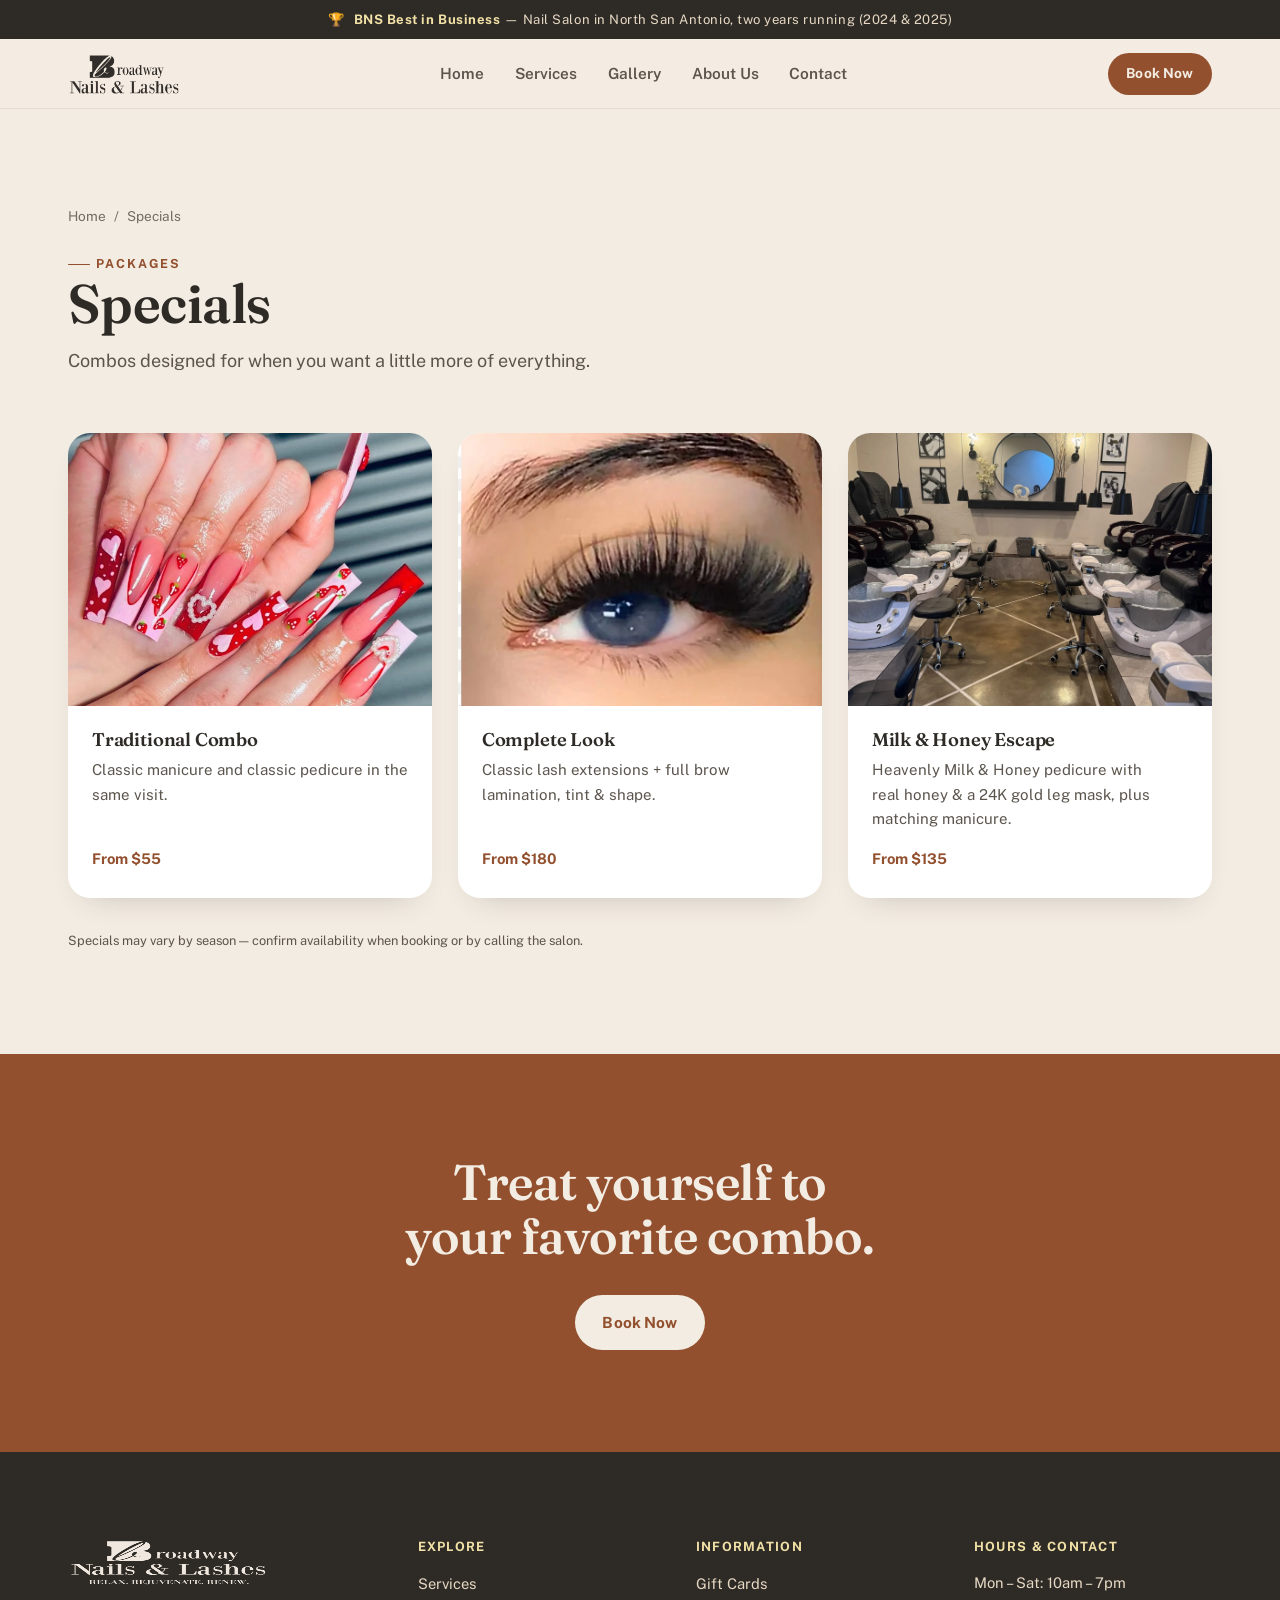
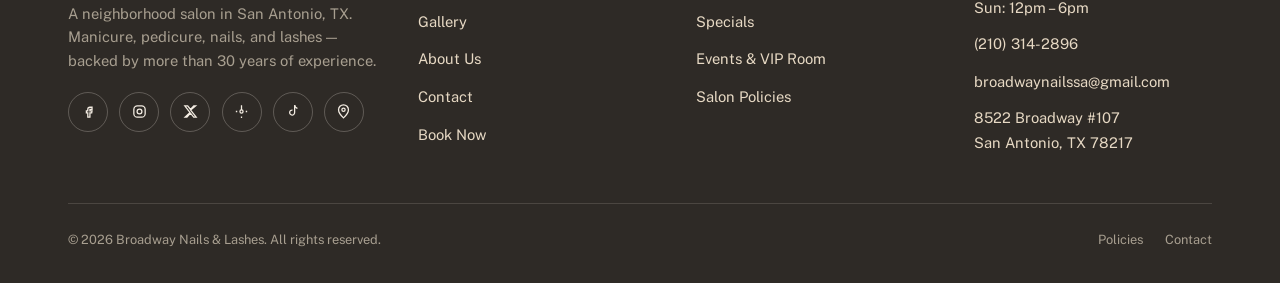
<file: specials.html>
<!doctype html>
<html lang="en">
<head>
<meta charset="UTF-8">
<meta name="viewport" content="width=device-width, initial-scale=1">
<title>Specials — Broadway Nails & Lashes</title>
<meta name="description" content="Promotions and special packages at Broadway Nails & Lashes, San Antonio, TX.">
<link rel="icon" href="favicon.ico" sizes="any">
<link rel="apple-touch-icon" href="assets/img/apple-touch-icon.png">
<link rel="preconnect" href="https://fonts.googleapis.com">
<link rel="preconnect" href="https://fonts.gstatic.com" crossorigin>
<link rel="stylesheet" href="https://fonts.googleapis.com/css2?family=Fraunces:ital,wght@0,400;0,500;0,600;0,700;1,400;1,500;1,600&family=Public+Sans:wght@400;500;600;700&display=swap">
<link rel="stylesheet" href="styles.css?v=20260828f">
<link rel="canonical" href="https://broadwaynailsandlashes.com/specials.html">
<meta name="keywords" content="nail salon specials San Antonio, mani pedi combo deals, nail salon promotions">
<meta name="robots" content="index, follow, max-image-preview:large">
<meta name="theme-color" content="#B4694A">
<meta name="author" content="Broadway Nails & Lashes">

<!-- Open Graph -->
<meta property="og:type" content="website">
<meta property="og:site_name" content="Broadway Nails &amp; Lashes">
<meta property="og:title" content="Specials — Broadway Nails & Lashes">
<meta property="og:description" content="Promotions and special packages at Broadway Nails & Lashes, San Antonio, TX.">
<meta property="og:url" content="https://broadwaynailsandlashes.com/specials.html">
<meta property="og:image" content="https://broadwaynailsandlashes.com/assets/img/nailart-red-heart-coffin.webp">
<meta property="og:image:width" content="1200">
<meta property="og:image:alt" content="Broadway Nails &amp; Lashes — San Antonio, TX">
<meta property="og:locale" content="en_US">

<!-- Twitter Card -->
<meta name="twitter:card" content="summary_large_image">
<meta name="twitter:title" content="Specials — Broadway Nails & Lashes">
<meta name="twitter:description" content="Promotions and special packages at Broadway Nails & Lashes, San Antonio, TX.">
<meta name="twitter:image" content="https://broadwaynailsandlashes.com/assets/img/nailart-red-heart-coffin.webp">
<meta name="twitter:site" content="@broadwaynailssa">

<!-- Google Search Console verification — replace with your real code from search.google.com/search-console -->
<!-- <meta name="google-site-verification" content="REPLACE_WITH_YOUR_GSC_CODE"> -->

<!-- Google Analytics (GA4) — replace G-XXXXXXXXXX with your real Measurement ID -->
<!--
<script async src="https://www.googletagmanager.com/gtag/js?id=G-XXXXXXXXXX"></script>
<script>
  window.dataLayer = window.dataLayer || [];
  function gtag(){dataLayer.push(arguments);}
  gtag('js', new Date());
  gtag('config', 'G-XXXXXXXXXX');
</script>
-->

<script type="application/ld+json">
{
  "@context": "https://schema.org",
  "@type": "NailSalon",
  "@id": "https://broadwaynailsandlashes.com/#business",
  "name": "Broadway Nails & Lashes",
  "alternateName": "Broadway Nails and Lashes",
  "description": "Family-run nail salon in San Antonio, TX offering manicure, pedicure, nail extensions, lash & brow services, waxing, and hair styling. Founded by Linda, with more than 30 years of experience. Winner of BNS Best in Business \u2014 Nail Salon, North San Antonio, 2024 & 2025.",
  "image": [
    "https://broadwaynailsandlashes.com/assets/img/hero-salon-wide.webp",
    "https://broadwaynailsandlashes.com/assets/img/interior-salon-warm.webp"
  ],
  "logo": "https://broadwaynailsandlashes.com/assets/img/logo-full.webp",
  "url": "https://broadwaynailsandlashes.com/",
  "telephone": "+1-210-314-2896",
  "email": "broadwaynailssa@gmail.com",
  "priceRange": "$$",
  "currenciesAccepted": "USD",
  "paymentAccepted": "Cash, Credit Card, Debit Card",
  "address": {
    "@type": "PostalAddress",
    "streetAddress": "8522 Broadway #107",
    "addressLocality": "San Antonio",
    "addressRegion": "TX",
    "postalCode": "78217",
    "addressCountry": "US"
  },
  "geo": {
    "@type": "GeoCoordinates",
    "latitude": 29.5178,
    "longitude": -98.4624
  },
  "hasMap": "https://www.google.com/maps/place/Broadway+Nails+%26+Lashes/@29.5178036,-98.4625501,15z/data=!4m6!3m5!1s0x865cf52f52014299:0xa1b88b4aef656ddc!8m2!3d29.5178036!4d-98.4625501!16s%2Fg%2F11f765j8qv?entry=ttu",
  "openingHoursSpecification": [
    {
      "@type": "OpeningHoursSpecification",
      "dayOfWeek": ["Monday", "Tuesday", "Wednesday", "Thursday", "Friday", "Saturday"],
      "opens": "10:00",
      "closes": "19:00"
    },
    {
      "@type": "OpeningHoursSpecification",
      "dayOfWeek": ["Sunday"],
      "opens": "12:00",
      "closes": "18:00"
    }
  ],
  "sameAs": [
    "https://www.facebook.com/BroadwayNailsAndLashes/",
    "https://www.instagram.com/broadwaynailsandlashes/",
    "https://x.com/broadwaynailssa",
    "https://www.yelp.com/biz/broadway-nails-and-lashes-san-antonio-2",
    "https://www.tiktok.com/@broadway.nailslash"
  ],
  "award": "BNS Best in Business \u2014 Nail Salon, North San Antonio, Texas (2024 & 2025)",
  "founder": {
    "@type": "Person",
    "name": "Linda"
  },
  "areaServed": {
    "@type": "City",
    "name": "San Antonio"
  },
  "hasOfferCatalog": {
    "@type": "OfferCatalog",
    "name": "Services",
    "itemListElement": [
      { "@type": "Offer", "itemOffered": { "@type": "Service", "name": "Manicure" }, "priceRange": "$18\u2013$70" },
      { "@type": "Offer", "itemOffered": { "@type": "Service", "name": "Pedicure" }, "priceRange": "$30\u2013$120" },
      { "@type": "Offer", "itemOffered": { "@type": "Service", "name": "Nail Extensions (Acrylic, Dip, GelX, Builder Gel)" }, "priceRange": "$48\u2013$85" },
      { "@type": "Offer", "itemOffered": { "@type": "Service", "name": "Eyelash Extensions" }, "priceRange": "$65\u2013$160" },
      { "@type": "Offer", "itemOffered": { "@type": "Service", "name": "Brows & Waxing" }, "priceRange": "$8\u2013$110" },
      { "@type": "Offer", "itemOffered": { "@type": "Service", "name": "Hair Styling" }, "priceRange": "$40+" }
    ]
  }
}
</script>
<script type="application/ld+json">
{
  "@context": "https://schema.org",
  "@type": "BreadcrumbList",
  "itemListElement": [
    {
      "@type": "ListItem",
      "position": 1,
      "name": "Home",
      "item": "https://broadwaynailsandlashes.com/"
    },
    {
      "@type": "ListItem",
      "position": 2,
      "name": "Specials",
      "item": "https://broadwaynailsandlashes.com/specials.html"
    }
  ]
}
</script>
</head>
<body>
<a class="skip-link" href="#contenido">Skip to content</a>
<div class="award-strip"><div class="container"><span aria-hidden="true">🏆</span><span><strong>BNS Best in Business</strong> — Nail Salon in North San Antonio, two years running (2024 &amp; 2025)</span></div></div>
<header class="site-header">
  <div class="container header-inner">
    <a class="brand" href="index.html" aria-label="Broadway Nails & Lashes — home"><img src="assets/img/logo-header.webp" alt="Broadway Nails & Lashes" width="220" height="79"></a>
    <nav class="main-nav" aria-label="Main navigation">
      <ul><li><a href="index.html">Home</a></li><li><a href="servicios.html">Services</a></li><li><a href="galeria.html">Gallery</a></li><li><a href="nosotros.html">About Us</a></li><li><a href="contacto.html">Contact</a></li></ul>
    </nav>
    <div class="header-cta">
      <a class="btn btn-primary btn-sm" href="https://www.fresha.com/a/broadway-nails-and-lashes-san-antonio-8522-broadway-qn6suuja/all-offer?menu=true&amp;pId=954452" target="_blank" rel="noopener"><span class="full">Book Now</span><span class="short">Book</span></a>
      <button class="nav-toggle" aria-label="Open menu" aria-expanded="false"><svg viewBox="0 0 24 24" fill="none" stroke="currentColor" stroke-width="1.8"><path d="M3 6h18M3 12h18M3 18h18"/></svg></button>
    </div>
  </div>
</header>
<div class="mobile-nav">
  <nav aria-label="Mobile navigation">
    <ul><li><a href="index.html">Home</a></li><li><a href="servicios.html">Services</a></li><li><a href="galeria.html">Gallery</a></li><li><a href="nosotros.html">About Us</a></li><li><a href="contacto.html">Contact</a></li></ul>
    <div class="header-cta"><a class="btn btn-primary" href="https://www.fresha.com/a/broadway-nails-and-lashes-san-antonio-8522-broadway-qn6suuja/all-offer?menu=true&amp;pId=954452" target="_blank" rel="noopener">Book Now</a></div>
  </nav>
</div>

<main id="contenido">
  <section class="section" style="padding-top:clamp(3.5rem,8vw,6rem);">
    <div class="container">
      <div class="section-head reveal">
        <div class="breadcrumb" style="color:var(--text-soft);"><a href="index.html">Home</a><span>/</span><span>Specials</span></div>
        <span class="eyebrow">Packages</span>
        <h1 class="h1" style="font-size:clamp(2.2rem,4.6vw,3.4rem);">Specials</h1>
        <p class="body-l" style="margin-top:.8rem;">Combos designed for when you want a little more of everything.</p>
      </div>
      <div class="services-grid reveal-stagger" style="grid-template-columns:repeat(auto-fit,minmax(260px,1fr));">
        <div class="service-card">
          <div class="service-card__media"><img src="assets/img/nailart-red-heart-coffin.webp" alt="Manicure and pedicure combined" loading="lazy"></div>
          <div class="service-card__body">
            <h3 class="h3" style="font-size:1.15rem;">Traditional Combo</h3>
            <p class="service-card__desc">Classic manicure and classic pedicure in the same visit.</p>
            <span class="service-card__price">From $55</span>
          </div>
        </div>
        <div class="service-card">
          <div class="service-card__media"><img src="assets/img/lash-closeup.webp" alt="Lash extensions and brow lamination" loading="lazy"></div>
          <div class="service-card__body">
            <h3 class="h3" style="font-size:1.15rem;">Complete Look</h3>
            <p class="service-card__desc">Classic lash extensions + full brow lamination, tint &amp; shape.</p>
            <span class="service-card__price">From $180</span>
          </div>
        </div>
        <div class="service-card">
          <div class="service-card__media"><img src="assets/img/pedicure-area-2.webp" alt="Spa afternoon" loading="lazy"></div>
          <div class="service-card__body">
            <h3 class="h3" style="font-size:1.15rem;">Milk &amp; Honey Escape</h3>
            <p class="service-card__desc">Heavenly Milk &amp; Honey pedicure with real honey &amp; a 24K gold leg mask, plus matching manicure.</p>
            <span class="service-card__price">From $135</span>
          </div>
        </div>
      </div>
      <p class="field-note" style="margin-top:2rem;">Specials may vary by season — confirm availability when booking or by calling the salon.</p>
    </div>
  </section>

  <section class="section section--terracota cta-final">
    <div class="container reveal">
      <h2 class="h2">Treat yourself to your favorite combo.</h2>
      <div class="cta-final__actions">
        <a class="btn" href="https://www.fresha.com/a/broadway-nails-and-lashes-san-antonio-8522-broadway-qn6suuja/all-offer?menu=true&amp;pId=954452" target="_blank" rel="noopener" style="background:var(--crema); color:var(--terracota-dark);">Book Now</a>
      </div>
    </div>
  </section>
</main>

<footer class="site-footer">
  <div class="container">
    <div class="footer-top">
      <div class="footer-brand">
        <img src="assets/img/logo-full-cream.webp" alt="Broadway Nails & Lashes" width="200" height="93">
        <p>A neighborhood salon in San Antonio, TX. Manicure, pedicure, nails, and lashes — backed by more than 30 years of experience.</p>
        <div class="social-row social-row--dark" style="margin-top:1.2rem;">
          <a href="https://www.facebook.com/BroadwayNailsAndLashes/" target="_blank" rel="noopener" aria-label="Facebook"><svg viewBox="0 0 24 24" fill="none" stroke="currentColor" stroke-width="1.8"><path d="M14 9h3V6h-3c-1.7 0-3 1.3-3 3v2H9v3h2v6h3v-6h2.5l.5-3H14V9z"/></svg></a>
          <a href="https://www.instagram.com/broadwaynailsandlashes/" target="_blank" rel="noopener" aria-label="Instagram"><svg viewBox="0 0 24 24" fill="none" stroke="currentColor" stroke-width="1.8"><rect x="4" y="4" width="16" height="16" rx="5"/><circle cx="12" cy="12" r="3.4"/></svg></a>
          <a href="https://x.com/broadwaynailssa" target="_blank" rel="noopener" aria-label="Twitter / X"><svg viewBox="0 0 24 24" fill="none" stroke="currentColor" stroke-width="1.8"><path d="M4 4l7.4 9.5L4.4 20H7l5-5.6L16.5 20H20l-7.8-10L19.2 4H16.6l-4.6 5.1L8 4H4z"/></svg></a>
          <a href="https://www.yelp.com/biz/broadway-nails-and-lashes-san-antonio-2" target="_blank" rel="noopener" aria-label="Yelp"><svg viewBox="0 0 24 24" fill="none" stroke="currentColor" stroke-width="1.8"><circle cx="12" cy="12" r="2.2"/><path d="M12 3v7M12 21v-2M6 12H4M20 12h-2"/></svg></a>
          <a href="https://www.tiktok.com/@broadway.nailslash" target="_blank" rel="noopener" aria-label="TikTok"><svg viewBox="0 0 24 24" fill="none" stroke="currentColor" stroke-width="1.8"><path d="M15 3v10.5a3.5 3.5 0 11-3-3.46"/><path d="M15 3c.3 2.4 2 4.2 4 4.5"/></svg></a>
          <a href="https://www.google.com/maps/place/Broadway+Nails+%26+Lashes/@29.5178036,-98.4625501,15z/data=!4m6!3m5!1s0x865cf52f52014299:0xa1b88b4aef656ddc!8m2!3d29.5178036!4d-98.4625501!16s%2Fg%2F11f765j8qv?entry=ttu" target="_blank" rel="noopener" aria-label="Google Maps"><svg viewBox="0 0 24 24" fill="none" stroke="currentColor" stroke-width="1.8"><path d="M12 21s7-6.3 7-11.5A7 7 0 105 9.5C5 14.7 12 21 12 21z"/><circle cx="12" cy="9.5" r="2.3"/></svg></a>
        </div>
      </div>
      <div class="footer-col"><h4>Explore</h4><ul><li><a href="servicios.html">Services</a></li><li><a href="galeria.html">Gallery</a></li><li><a href="nosotros.html">About Us</a></li><li><a href="contacto.html">Contact</a></li><li><a href="https://www.fresha.com/a/broadway-nails-and-lashes-san-antonio-8522-broadway-qn6suuja/all-offer?menu=true&amp;pId=954452" target="_blank" rel="noopener">Book Now</a></li></ul></div>
      <div class="footer-col"><h4>Information</h4><ul><li><a href="gift-card.html">Gift Cards</a></li><li><a href="specials.html">Specials</a></li><li><a href="events.html">Events &amp; VIP Room</a></li><li><a href="policies.html">Salon Policies</a></li></ul></div>
      <div class="footer-col"><h4>Hours &amp; Contact</h4><ul><li><p>Mon – Sat: 10am – 7pm<br>Sun: 12pm – 6pm</p></li><li><a href="tel:+12103142896">(210) 314-2896</a></li><li><a href="mailto:broadwaynailssa@gmail.com">broadwaynailssa@gmail.com</a></li><li><p>8522 Broadway #107<br>San Antonio, TX 78217</p></li></ul></div>
    </div>
    <div class="footer-bottom"><p>© 2026 Broadway Nails &amp; Lashes. All rights reserved.</p><div class="footer-bottom-links"><a href="policies.html">Policies</a><a href="contacto.html">Contact</a></div></div>
  </div>
</footer>
<script defer src="lib/manifest.js"></script>
<script defer src="main.js?v=20260828f"></script>
</body>
</html>
</file>
<file: styles.css>
/* =============================================================
   BROADWAY NAILS & LASHES — Sistema de diseño
   Concepto: "tu pausa, en Broadway" — barrio, cálido, familiar.
   Paleta: Terracota / Crema / Salvia / Carbón / Oro (exclusivo premio)
   ============================================================= */

/* =============================================================
   1. Tokens
   ============================================================= */
:root {
  /* --- Color de marca (del brief, no negociable) --- */
  --terracota:       #B4694A;
  --terracota-dark:  #93502F;
  --terracota-deep:  #7C4225; /* fondos sólidos con texto crema — cumple WCAG AA 4.5:1 */
  --terracota-light: #E3B49F;
  --terracota-wash:  #F5E4DA;

  --crema:      #F3ECE2;
  --crema-dark: #E7D9C4;
  --crema-deep: #DCCBAF;

  --salvia:       #7A8B6F;
  --salvia-dark:  #5B6A52;
  --salvia-light: #CBD5C0;
  --salvia-wash:  #E8ECE2;

  --carbon:      #2E2A26;
  --carbon-soft: #5B554D;
  --carbon-faint:#A89F90; /* ajustado para 4.5:1 sobre --carbon (WCAG AA) */

  --oro:       #C9A227;  /* EXCLUSIVO: badge premio 2024/2025 */
  --oro-light: #F1E1A6;
  --oro-deep:  #8C6E16;

  --white: #FFFFFF;

  /* --- Semántica --- */
  --bg:          var(--crema);
  --bg-alt:      var(--crema-dark);
  --text:        var(--carbon);
  --text-soft:   var(--carbon-soft);
  --accent:      var(--terracota);
  --accent-2:    var(--salvia);

  /* --- Tipografía --- */
  --display: "Fraunces", "Iowan Old Style", Georgia, serif;
  --sans: "Public Sans", -apple-system, BlinkMacSystemFont, "Segoe UI", sans-serif;

  /* --- Forma --- */
  --radius-s: 12px;
  --radius-m: 22px;
  --radius-l: 36px;
  --radius-pill: 999px;

  /* --- Sombra --- */
  --shadow-soft: 0 24px 60px -34px rgba(46, 42, 38, .38);
  --shadow-card: 0 14px 32px -20px rgba(46, 42, 38, .30);
  --shadow-lift: 0 30px 70px -28px rgba(147, 80, 47, .35);

  /* --- Ritmo --- */
  --gutter: clamp(1.25rem, 4vw, 3rem);
  --section-pad: clamp(3.5rem, 8vw, 7.5rem);
  --container: 1240px;
  --container-narrow: 800px;

  /* --- Movimiento --- */
  --ease-out:  cubic-bezier(0.16, 1, 0.3, 1);
  --ease-soft: cubic-bezier(0.25, 0.46, 0.45, 0.94);
  --dur: .5s;
}

/* =============================================================
   2. Reset & base
   ============================================================= */
*, *::before, *::after { box-sizing: border-box; margin: 0; }
html {
  -webkit-text-size-adjust: 100%;
  tab-size: 2;
  overflow-x: clip;
  scroll-behavior: smooth;
  scroll-padding-top: 96px;
}
@media (prefers-reduced-motion: reduce) { html { scroll-behavior: auto; } }

body {
  background: var(--bg);
  color: var(--text);
  font-family: var(--sans);
  font-size: 16px;
  line-height: 1.65;
  -webkit-font-smoothing: antialiased;
  text-rendering: optimizeLegibility;
  overflow-x: clip;
  overscroll-behavior-y: none;
}

img, svg, video { display: block; max-width: 100%; }
img { height: auto; }
button { font: inherit; color: inherit; cursor: pointer; border: 0; background: none; }
a { color: inherit; text-decoration: none; }
ul, ol { list-style: none; padding: 0; }
p { text-wrap: pretty; }
h1, h2, h3, h4 { text-wrap: balance; line-height: 1.08; font-family: var(--display); font-weight: 600; color: var(--carbon); letter-spacing: -0.01em; }
input, textarea, select { font: inherit; color: inherit; }

::selection { background: var(--terracota-light); color: var(--carbon); }

:focus-visible {
  outline: 2px solid var(--terracota);
  outline-offset: 3px;
  border-radius: 4px;
}

/* =============================================================
   3. Utilidades
   ============================================================= */
.skip-link {
  position: fixed; top: -100px; left: 1rem;
  padding: .7rem 1.2rem; background: var(--carbon); color: var(--crema);
  z-index: 9999; border-radius: var(--radius-s); font-weight: 600;
  transition: top .3s var(--ease-out);
}
.skip-link:focus { top: 1rem; }

.container { width: 100%; max-width: var(--container); margin-inline: auto; padding-inline: var(--gutter); }
.container-narrow { width: 100%; max-width: var(--container-narrow); margin-inline: auto; padding-inline: var(--gutter); }

.sr-only {
  position: absolute; width: 1px; height: 1px; padding: 0; margin: -1px;
  overflow: hidden; clip: rect(0,0,0,0); white-space: nowrap; border: 0;
}

.eyebrow {
  display: inline-flex; align-items: center; gap: .5em;
  font-family: var(--sans); font-weight: 700; font-size: .78rem;
  letter-spacing: .16em; text-transform: uppercase; color: var(--terracota-dark);
}
.eyebrow::before {
  content: ""; width: 22px; height: 1.5px; background: currentColor; border-radius: 2px;
}

.section { padding-block: var(--section-pad); position: relative; }
.section--alt { background: var(--crema-dark); }
.section--carbon { background: var(--carbon); color: var(--crema); }
.section--carbon h1, .section--carbon h2, .section--carbon h3 { color: var(--crema); }
.section--terracota { background: var(--terracota-dark); color: var(--crema); }
.section--terracota h1, .section--terracota h2, .section--terracota h3 { color: var(--crema); }

.section-head { max-width: 640px; margin-bottom: clamp(2rem, 5vw, 3.5rem); }
.section-head--center { max-width: 640px; margin-inline: auto; text-align: center; }

/* =============================================================
   4. Tipografía
   ============================================================= */
.h1 { font-size: clamp(2.6rem, 5.4vw, 4.6rem); }
.h2 { font-size: clamp(2rem, 4vw, 3.1rem); }
.h3 { font-size: clamp(1.4rem, 2.4vw, 1.9rem); }
.lede {
  font-family: var(--display); font-weight: 400; font-style: italic;
  font-size: clamp(1.15rem, 2vw, 1.5rem); color: var(--text-soft); line-height: 1.5;
}
.body-l { font-size: 1.125rem; line-height: 1.7; color: var(--text-soft); }

/* =============================================================
   5. Componentes
   ============================================================= */

/* --- Botones --- */
.btn {
  display: inline-flex; align-items: center; justify-content: center; gap: .55em;
  padding: .95em 1.8em; border-radius: var(--radius-pill);
  font-weight: 700; font-size: .96rem; letter-spacing: .01em;
  transition: transform .35s var(--ease-out), box-shadow .35s var(--ease-out), background-color .35s var(--ease-out), color .35s var(--ease-out);
  white-space: nowrap;
}
.btn-primary {
  background: var(--terracota-dark); color: var(--crema);
  box-shadow: var(--shadow-lift);
}
.btn-primary:hover { background: var(--terracota-deep); transform: translateY(-2px); }
.btn-secondary {
  background: transparent; color: var(--carbon);
  border: 1.5px solid var(--carbon);
}
.btn-secondary:hover { background: var(--carbon); color: var(--crema); transform: translateY(-2px); }
.btn-on-dark { border-color: var(--crema); color: var(--crema); }
.btn-on-dark:hover { background: var(--crema); color: var(--carbon); }
.btn-ghost { color: var(--terracota-dark); font-weight: 700; }
.btn-ghost::after { content: "→"; margin-left: .5em; display: inline-block; transition: transform .35s var(--ease-out); }
.btn-ghost:hover::after { transform: translateX(4px); }
.btn-sm { padding: .7em 1.3em; font-size: .86rem; }

/* --- Header / Nav --- */
.site-header {
  position: sticky; top: 0; z-index: 100;
  background: rgba(243, 236, 226, .92);
  backdrop-filter: blur(10px) saturate(140%);
  -webkit-backdrop-filter: blur(10px) saturate(140%);
  border-bottom: 1px solid rgba(46,42,38,.08);
  transition: box-shadow .4s var(--ease-out);
}
.site-header.is-scrolled { box-shadow: 0 10px 30px -22px rgba(46,42,38,.4); }
.header-inner {
  display: flex; align-items: center; justify-content: space-between;
  gap: 1.5rem; padding-block: .85rem;
}
.brand { display: flex; align-items: center; }
.brand img { height: 40px; width: auto; }
.brand-tagline { display: none; }

.main-nav { display: none; }
.main-nav ul { display: flex; align-items: center; gap: clamp(1.2rem, 2.4vw, 2.2rem); }
.main-nav a {
  font-weight: 600; font-size: .96rem; color: var(--carbon-soft);
  position: relative; padding-block: .3rem;
  transition: color .3s var(--ease-out);
}
.main-nav a::after {
  content: ""; position: absolute; left: 0; right: 0; bottom: -2px; height: 2px;
  background: var(--terracota); transform: scaleX(0); transform-origin: right;
  transition: transform .35s var(--ease-out);
}
.main-nav a:hover, .main-nav a[aria-current="page"] { color: var(--carbon); }
.main-nav a:hover::after, .main-nav a[aria-current="page"]::after { transform: scaleX(1); transform-origin: left; }

.header-cta { display: flex; align-items: center; gap: .6rem; }
.header-cta .btn { padding-inline: 1.35em; }
.header-cta .btn span.full { display: none; }

.nav-toggle {
  display: inline-flex; align-items: center; justify-content: center;
  width: 42px; height: 42px; border-radius: var(--radius-pill);
  border: 1.5px solid rgba(46,42,38,.18);
}
.nav-toggle svg { width: 20px; height: 20px; }

.mobile-nav {
  display: none; position: fixed; inset: 0; z-index: 99;
  background: var(--crema); padding: 6.5rem 1.5rem 2rem;
  overflow-y: auto;
}
.mobile-nav.is-open { display: block; }
.mobile-nav ul { display: flex; flex-direction: column; gap: 0; }
.mobile-nav a {
  display: block; padding: 1.1rem 0; font-family: var(--display); font-size: 1.6rem;
  font-weight: 600; border-bottom: 1px solid rgba(46,42,38,.1);
}
.mobile-nav .header-cta { margin-top: 2rem; }
.mobile-nav .header-cta .btn { width: 100%; }

/* --- Badge de premio (Oro exclusivo) --- */
.award-strip {
  background: var(--carbon); color: var(--crema-dark);
  font-size: .82rem; letter-spacing: .04em;
}
.award-strip .container { display: flex; align-items: center; justify-content: center; gap: .6rem; padding-block: .55rem; text-align: center; }
.award-strip strong { color: var(--oro-light); font-weight: 700; }

.badge-award {
  display: inline-flex; align-items: center; gap: .7rem;
  padding: .6rem 1.1rem .6rem .7rem;
  background: var(--crema);
  border: 1.5px solid var(--oro);
  border-radius: var(--radius-pill);
  box-shadow: var(--shadow-card);
}
.badge-award .badge-icon {
  display: inline-flex; align-items: center; justify-content: center;
  width: 34px; height: 34px; border-radius: 50%;
  background: var(--oro); color: var(--carbon); flex-shrink: 0;
}
.badge-award .badge-icon svg { width: 18px; height: 18px; }
.badge-award-text { display: flex; flex-direction: column; line-height: 1.2; }
.badge-award-text strong { font-family: var(--display); font-size: .95rem; font-weight: 700; color: var(--carbon); }
.badge-award-text span { font-size: .74rem; color: var(--text-soft); letter-spacing: .02em; }

.badge-award--lg { padding: 1rem 1.6rem 1rem 1rem; gap: 1rem; }
.badge-award--lg .badge-icon { width: 56px; height: 56px; }
.badge-award--lg .badge-icon svg { width: 28px; height: 28px; }
.badge-award--lg .badge-award-text strong { font-size: 1.2rem; }
.badge-award--lg .badge-award-text span { font-size: .84rem; }

/* --- Insignias reales (BNS Best in Business) --- */
.badge-icon--photo { background: none; }
.badge-icon--photo img { width: 100%; height: 100%; border-radius: 50%; object-fit: cover; }

.award-badges { display: flex; align-items: center; justify-content: center; gap: clamp(1.4rem, 4vw, 2.4rem); flex-wrap: wrap; }
.award-badges img {
  width: 140px; height: 140px; cursor: pointer;
  filter: drop-shadow(0 12px 22px rgba(46,42,38,.28));
  transition: transform .45s var(--ease-out), filter .45s var(--ease-out);
}
.award-badges img:hover, .award-badges img:focus-visible {
  transform: scale(1.18) translateY(-4px);
  filter: drop-shadow(0 22px 34px rgba(46,42,38,.38));
}
@media (min-width: 540px) { .award-badges img { width: 170px; height: 170px; } }
@media (min-width: 960px) { .award-badges img { width: 200px; height: 200px; } }

.award-proof { display: flex; align-items: center; justify-content: center; gap: 2rem; flex-wrap: wrap; }
.award-proof__plaque {
  width: 190px; border-radius: var(--radius-s); box-shadow: var(--shadow-card); cursor: pointer;
  transition: transform .45s var(--ease-out), box-shadow .45s var(--ease-out);
}
.award-proof__plaque:hover, .award-proof__plaque:focus-visible {
  transform: scale(1.1) translateY(-4px);
  box-shadow: var(--shadow-soft);
}
@media (min-width: 720px) { .award-proof__plaque { width: 250px; } }

/* --- Tarjeta genérica --- */
.card {
  background: var(--white);
  border-radius: var(--radius-m);
  box-shadow: var(--shadow-card);
  overflow: hidden;
  transition: transform .45s var(--ease-out), box-shadow .45s var(--ease-out);
}
.card:hover { transform: translateY(-6px); box-shadow: var(--shadow-soft); }

/* --- Servicio card --- */
.service-card {
  display: flex; flex-direction: column; height: 100%;
  background: var(--white); border-radius: var(--radius-m);
  overflow: hidden; box-shadow: var(--shadow-card);
  transition: transform .45s var(--ease-out), box-shadow .45s var(--ease-out);
}
.service-card:hover { transform: translateY(-6px); box-shadow: var(--shadow-soft); }
.service-card__media { aspect-ratio: 4/3; overflow: hidden; background: var(--salvia-wash); }
.service-card__media img { width: 100%; height: 100%; object-fit: cover; transition: transform .8s var(--ease-out); }
.service-card:hover .service-card__media img { transform: scale(1.06); }
.service-card__media--icon { display: flex; align-items: center; justify-content: center; }
.service-card__media--icon svg { width: 44%; height: 44%; color: var(--salvia-dark); }
.service-card__body { padding: 1.5rem 1.5rem 1.7rem; display: flex; flex-direction: column; gap: .5rem; flex: 1; }
.service-card__price { font-family: var(--sans); font-weight: 700; color: var(--terracota-dark); font-size: .92rem; margin-top: auto; padding-top: .4rem; }
.service-card__desc { color: var(--text-soft); font-size: .94rem; }

/* --- Cita de Linda (elemento firma recurrente) --- */
.linda-quote {
  display: grid; gap: clamp(1.5rem, 4vw, 3rem);
  align-items: center;
  background: var(--salvia-wash);
  border-radius: var(--radius-l);
  padding: clamp(1.75rem, 4vw, 3.25rem);
  position: relative;
  overflow: hidden;
}
.linda-quote__sprig {
  position: absolute; top: 0; right: 0; width: 160px; height: 160px;
  color: var(--salvia); opacity: .35; transform: translate(20%, -20%);
  pointer-events: none;
}
.linda-quote__media { border-radius: var(--radius-m); overflow: hidden; aspect-ratio: 4/5; }
.linda-quote__media img { width: 100%; height: 100%; object-fit: cover; }
.linda-quote__mark { font-family: var(--display); font-size: 3.2rem; color: var(--terracota); line-height: 1; opacity: .55; }
.linda-quote__text { font-family: var(--display); font-style: italic; font-weight: 500; font-size: clamp(1.25rem, 2.6vw, 1.9rem); color: var(--carbon); line-height: 1.4; }
.linda-quote__attr { margin-top: 1.1rem; display: flex; align-items: center; gap: .7rem; }
.linda-quote__attr strong { font-family: var(--sans); font-weight: 700; font-size: .95rem; }
.linda-quote__attr span { font-size: .84rem; color: var(--text-soft); }
.linda-quote--compact { grid-template-columns: 1fr; padding: clamp(1.5rem, 4vw, 2.25rem); }
.linda-quote--compact .linda-quote__text { font-size: clamp(1.1rem, 2vw, 1.35rem); }

@media (min-width: 720px) {
  .linda-quote { grid-template-columns: 0.8fr 1.2fr; }
}

/* --- Sprig ilustración botánica inline (usada suelta) --- */
.sprig { color: var(--salvia); }

/* --- Marquee (franja de scroll continuo) --- */
.marquee {
  overflow: hidden;
  position: relative;
  -webkit-mask-image: linear-gradient(90deg, transparent, black 6%, black 94%, transparent);
  mask-image: linear-gradient(90deg, transparent, black 6%, black 94%, transparent);
}
.marquee__track {
  display: flex; gap: 1rem; width: max-content;
  animation: marquee-scroll 38s linear infinite;
}
.marquee:hover .marquee__track,
.marquee:focus-within .marquee__track { animation-play-state: paused; }
.marquee__item {
  flex: 0 0 auto; width: 190px; height: 250px;
  border-radius: var(--radius-m); overflow: hidden; box-shadow: var(--shadow-card);
}
.marquee__item img { width: 100%; height: 100%; object-fit: cover; }
@keyframes marquee-scroll {
  from { transform: translateX(0); }
  to { transform: translateX(-50%); }
}
@media (min-width: 720px) {
  .marquee__item { width: 240px; height: 310px; }
}
@media (prefers-reduced-motion: reduce) {
  .marquee__track { animation-play-state: paused; }
}

/* --- Galería --- */
.gallery-grid {
  display: grid; gap: clamp(.6rem, 1.6vw, 1.1rem);
  grid-template-columns: repeat(2, 1fr);
}
.gallery-grid a { display: block; border-radius: var(--radius-m); overflow: hidden; position: relative; box-shadow: var(--shadow-card); }
.gallery-grid img { width: 100%; height: 100%; object-fit: cover; aspect-ratio: 1/1; transition: transform .7s var(--ease-out); }
.gallery-grid a:hover img { transform: scale(1.08); }
.gallery-grid a::after {
  content: ""; position: absolute; inset: 0; background: linear-gradient(180deg, transparent 60%, rgba(46,42,38,.45));
  opacity: 0; transition: opacity .4s var(--ease-out);
}
.gallery-grid a:hover::after { opacity: 1; }
.gallery-grid .tall { grid-row: span 2; }
.gallery-grid .tall img { aspect-ratio: 1/2.15; }

@media (min-width: 720px) {
  .gallery-grid { grid-template-columns: repeat(4, 1fr); }
}

.gallery-grid [hidden] { display: none; }

/* --- Filtro de galería por categoría --- */
.gallery-filter-menu {
  display: grid; grid-template-columns: repeat(2, 1fr); gap: .9rem;
}
@media (min-width: 720px) { .gallery-filter-menu { grid-template-columns: repeat(5, 1fr); gap: 1.1rem; } }

.gallery-filter {
  display: flex; flex-direction: column; align-items: center; gap: .7rem;
  padding: .9rem .7rem 1.1rem; border-radius: var(--radius-m);
  background: var(--white); box-shadow: var(--shadow-card);
  border: 2px solid transparent;
  transition: transform .35s var(--ease-out), box-shadow .35s var(--ease-out), border-color .35s var(--ease-out);
  text-align: center;
}
.gallery-filter:hover { transform: translateY(-4px); box-shadow: var(--shadow-soft); }
.gallery-filter[aria-selected="true"] { border-color: var(--terracota); }
.gallery-filter__thumb {
  width: 100%; aspect-ratio: 1/1; border-radius: var(--radius-s); overflow: hidden; background: var(--salvia-wash);
}
.gallery-filter__thumb img { width: 100%; height: 100%; object-fit: cover; }
.gallery-filter__thumb--icon { display: flex; align-items: center; justify-content: center; }
.gallery-filter__thumb--icon svg { width: 40%; height: 40%; color: var(--salvia-dark); }
.gallery-filter__thumb--photo svg { width: 100%; height: 100%; }
.gallery-filter span.gallery-filter__label { font-weight: 700; font-size: .84rem; line-height: 1.25; color: var(--carbon); }

.gallery-empty {
  grid-column: 1 / -1; text-align: center; padding: 3rem 1.5rem;
  background: var(--white); border-radius: var(--radius-m); box-shadow: var(--shadow-card);
  color: var(--text-soft);
}

/* --- Reseñas --- */
.review-card {
  background: var(--white); border-radius: var(--radius-m); padding: 1.8rem;
  box-shadow: var(--shadow-card); height: 100%;
  display: flex; flex-direction: column; gap: 1rem;
}
.review-card__stars { color: var(--oro); display: flex; gap: .15rem; }
.review-card__stars svg { width: 16px; height: 16px; }
.review-card__text { color: var(--text-soft); font-size: .96rem; line-height: 1.6; }
.review-card__name { font-weight: 700; font-size: .92rem; }
.review-card__source { color: var(--terracota-dark); font-size: .8rem; font-weight: 600; }

/* --- Formulario de contacto --- */
.form-grid { display: grid; gap: 1.1rem; }
@media (min-width: 720px) { .form-grid.cols-2 { grid-template-columns: 1fr 1fr; } }
.field { display: flex; flex-direction: column; gap: .5rem; }
.field label { font-weight: 700; font-size: .86rem; color: var(--carbon); }
.field input, .field select, .field textarea {
  background: var(--white); border: 1.5px solid var(--crema-deep);
  border-radius: var(--radius-s); padding: .9em 1.05em; font-size: .96rem;
  transition: border-color .3s var(--ease-out), box-shadow .3s var(--ease-out);
}
.field input:focus, .field select:focus, .field textarea:focus {
  border-color: var(--terracota); outline: none;
  box-shadow: 0 0 0 4px var(--terracota-wash);
}
.field textarea { resize: vertical; min-height: 130px; }
.field-note { font-size: .8rem; color: var(--text-soft); }
.form-status { display: none; padding: 1rem 1.2rem; border-radius: var(--radius-s); font-weight: 600; font-size: .9rem; }
.form-status.is-visible { display: block; }
.form-status--ok { background: var(--salvia-wash); color: var(--salvia-dark); }
.form-status--err { background: var(--terracota-wash); color: var(--terracota-dark); }

/* --- Formulario: tarjeta de éxito superpuesta --- */
.contact-form-wrap { position: relative; }
.form-success {
  text-align: center; padding: clamp(3rem, 8vw, 5rem) 1.5rem;
  background: var(--white); border-radius: var(--radius-m); box-shadow: var(--shadow-card);
}
.form-success__icon {
  width: 60px; height: 60px; border-radius: 50%;
  background: var(--salvia-wash); color: var(--salvia-dark);
  display: flex; align-items: center; justify-content: center;
  margin: 0 auto 1.3rem;
}
.form-success__icon svg { width: 28px; height: 28px; }
.form-success h3 { font-size: clamp(1.3rem, 2.6vw, 1.7rem); margin-bottom: .5rem; }
.form-success p { color: var(--text-soft); }

/* --- Info tarjetas (horario / dirección / tel) --- */
.info-card {
  display: flex; gap: 1rem; align-items: flex-start;
  background: var(--white); border-radius: var(--radius-m);
  padding: 1.4rem 1.5rem; box-shadow: var(--shadow-card);
}
.info-card svg { width: 22px; height: 22px; color: var(--terracota); flex-shrink: 0; margin-top: .15rem; }
.info-card h3 { font-size: 1.02rem; margin-bottom: .3rem; }
.info-card p { color: var(--text-soft); font-size: .92rem; line-height: 1.55; }
.info-card a:hover { color: var(--terracota-dark); }

/* --- Redes sociales --- */
.social-row { display: flex; gap: .7rem; flex-wrap: wrap; }
.social-row a {
  display: inline-flex; align-items: center; justify-content: center;
  width: 40px; height: 40px; border-radius: 50%;
  border: 1.5px solid rgba(46,42,38,.16);
  transition: background-color .3s var(--ease-out), border-color .3s var(--ease-out), transform .3s var(--ease-out), color .3s var(--ease-out);
}
.social-row a svg { width: 17px; height: 17px; }
.social-row a:hover { background: var(--terracota); border-color: var(--terracota); color: var(--crema); transform: translateY(-3px); }
.social-row--dark a { border-color: rgba(243,236,226,.25); color: var(--crema); }
.social-row--dark a:hover { background: var(--terracota); border-color: var(--terracota); }

/* --- Breadcrumb / page hero (páginas internas) --- */
.page-hero {
  position: relative; padding-block: clamp(4.5rem, 12vw, 8rem) clamp(3rem, 7vw, 5rem);
  overflow: hidden;
}
.page-hero__bg { position: absolute; inset: 0; z-index: 0; }
.page-hero__bg img { width: 100%; height: 100%; object-fit: cover; }
.page-hero__bg::after {
  content: ""; position: absolute; inset: 0;
  background: linear-gradient(180deg, rgba(46,42,38,.55), rgba(180,105,74,.55));
}
.page-hero__content { position: relative; z-index: 1; max-width: 720px; }
.page-hero__content .eyebrow { color: var(--oro-light); }
.page-hero__content h1 { color: var(--crema); }
.page-hero__content p { color: var(--crema-dark); }
.breadcrumb { display: flex; gap: .5rem; align-items: center; font-size: .85rem; color: var(--crema-dark); margin-bottom: 1.2rem; opacity: .85; }
.breadcrumb a:hover { color: var(--white); }

/* --- Footer --- */
.site-footer { background: var(--carbon); color: var(--crema-dark); padding-block: clamp(3.5rem, 7vw, 5.5rem) 2rem; }
.footer-top { display: grid; gap: 2.5rem; padding-bottom: 3rem; border-bottom: 1px solid rgba(243,236,226,.14); }
.footer-brand img { height: 46px; margin-bottom: 1rem; }
.footer-brand p { max-width: 320px; font-size: .92rem; line-height: 1.6; color: var(--carbon-faint); }
.footer-col h4 { font-family: var(--sans); font-size: .8rem; font-weight: 700; letter-spacing: .1em; text-transform: uppercase; color: var(--oro-light); margin-bottom: 1.1rem; }
.footer-col ul { display: flex; flex-direction: column; gap: .7rem; }
.footer-col a, .footer-col p { font-size: .92rem; color: var(--crema-dark); }
.footer-col a:hover { color: var(--white); }
.footer-bottom { display: flex; flex-wrap: wrap; gap: 1rem; justify-content: space-between; align-items: center; padding-top: 1.6rem; font-size: .8rem; color: var(--carbon-faint); }
.footer-bottom-links { display: flex; gap: 1.4rem; flex-wrap: wrap; }
.footer-bottom-links a:hover { color: var(--crema); }

@media (min-width: 720px) {
  .footer-top { grid-template-columns: 1.3fr repeat(3, 1fr); }
}

/* =============================================================
   6. Secciones
   ============================================================= */

/* --- Hero Home --- */
.hero {
  position: relative;
  /* 100svh minus the award-strip + header that sit above it in normal flow,
     so the CTA buttons always land inside the first viewport, never below the fold */
  min-height: calc(100svh - 132px);
  display: flex; align-items: flex-end;
  padding-top: clamp(4.5rem, 9vh, 6rem);
}
@media (min-width: 540px) {
  .hero { min-height: calc(100svh - 112px); }
}
.hero__bg {
  position: absolute; inset: -3%; z-index: 0; overflow: hidden;
  transition: transform 1.1s var(--ease-out);
  will-change: transform;
}
.hero__bg img {
  position: absolute; inset: 0;
  width: 100%; height: 100%; object-fit: cover; object-position: center 35%;
  opacity: 0;
  transition: opacity 1.6s var(--ease-soft);
}
.hero__bg img:first-child { opacity: 1; } /* always-visible fallback if JS never runs */
.hero__bg img.is-active { opacity: 1; z-index: 1; }
.hero__bg::after {
  content: "";
  position: absolute; inset: 0;
  background:
    linear-gradient(0deg, rgba(30,27,24,.88) 0%, rgba(30,27,24,.62) 38%, rgba(46,42,38,.28) 68%, rgba(180,105,74,.18) 100%);
}
.hero__content { position: relative; z-index: 1; padding-bottom: clamp(2rem, 5vh, 3.5rem); max-width: 780px; }
.hero__badge { margin-bottom: 1.1rem; }
.hero .eyebrow { color: var(--crema-dark); margin-bottom: .7rem; text-shadow: 0 2px 10px rgba(0,0,0,.5); }
.hero h1 { color: var(--crema); font-size: clamp(2.7rem, 6.2vw, 4.9rem); max-width: 14ch; text-shadow: 0 4px 24px rgba(0,0,0,.55), 0 2px 8px rgba(0,0,0,.4); }
.hero p.lede { color: var(--crema-dark); margin-top: .9rem; max-width: 54ch; font-style: normal; font-family: var(--sans); font-size: 1.14rem; font-weight: 500; text-shadow: 0 2px 12px rgba(0,0,0,.5); }
.hero__actions { display: flex; flex-wrap: wrap; gap: .9rem; margin-top: 3.9rem; }
.hero__actions .btn-secondary.btn-on-dark {
  background: rgba(243,236,226,.14);
  backdrop-filter: blur(6px); -webkit-backdrop-filter: blur(6px);
  border-color: rgba(243,236,226,.85);
  box-shadow: 0 2px 14px rgba(0,0,0,.25);
}
.hero__actions .btn-secondary.btn-on-dark:hover { background: var(--crema); color: var(--carbon); }

/* --- Revelación cinética del titular del hero --- */
.hero h1 .hero-word {
  display: inline-block;
  opacity: 0; transform: translateY(28px); filter: blur(6px);
  transition: opacity 1s var(--ease-soft), transform 1s var(--ease-soft), filter 1s var(--ease-soft);
}
.hero h1.is-revealed .hero-word { opacity: 1; transform: none; filter: blur(0); }
@media (prefers-reduced-motion: reduce) {
  .hero h1 .hero-word { opacity: 1; transform: none; filter: none; transition: none; }
  .hero__bg { transition: none; }
}

@media (min-height: 780px) {
  .hero__badge { margin-bottom: 1.6rem; }
  .hero .eyebrow { margin-bottom: 1rem; }
  .hero h1 { font-size: clamp(3rem, 7vw, 5.8rem); }
  .hero p.lede { margin-top: 1.2rem; }
  .hero__actions { margin-top: 4.6rem; }
}

/* --- Sección premio --- */
.award-section { text-align: center; }
.award-section__badge { display: flex; justify-content: center; margin-bottom: 1.8rem; }
.award-section p { max-width: 620px; margin-inline: auto; }

/* --- Servicios destacados --- */
.services-grid {
  display: grid; gap: clamp(1rem, 2.4vw, 1.6rem);
  grid-template-columns: repeat(2, 1fr);
}
@media (min-width: 720px) { .services-grid { grid-template-columns: repeat(3, 1fr); } }

/* --- CTA final --- */
.cta-final { text-align: center; }
.cta-final h2 { max-width: 18ch; margin-inline: auto; }
.cta-final__actions { display: flex; flex-wrap: wrap; gap: 1rem; justify-content: center; margin-top: 2rem; }

/* --- Bloque interior wide (Nosotros / Servicios headers) --- */
.split-block { display: grid; gap: clamp(2rem, 5vw, 3.5rem); align-items: center; }
@media (min-width: 960px) { .split-block { grid-template-columns: 1fr 1fr; } }
.split-block__media { border-radius: var(--radius-l); overflow: hidden; }
.split-block__media img { width: 100%; height: 100%; object-fit: cover; }
.split-block--reverse .split-block__media { order: -1; }
@media (min-width: 960px) { .split-block--reverse .split-block__media { order: 2; } }

/* --- Valores / iconos --- */
.value-list { display: grid; gap: 1.4rem; grid-template-columns: repeat(2,1fr); }
@media (min-width: 720px) { .value-list { grid-template-columns: repeat(4,1fr); } }
.value-item { text-align: left; }
.value-item svg { width: 30px; height: 30px; color: var(--terracota); margin-bottom: .9rem; }
.value-item h3 { font-size: 1.05rem; margin-bottom: .4rem; }
.value-item p { font-size: .88rem; color: var(--text-soft); }

/* --- Tabla / listado de precios (HTML real) --- */
.price-list { display: flex; flex-direction: column; }
.price-row {
  display: flex; justify-content: space-between; gap: 1rem;
  padding-block: 1.05rem; border-bottom: 1px dashed var(--crema-deep);
}
.price-row__name { font-weight: 600; }
.price-row__desc { font-size: .84rem; color: var(--text-soft); margin-top: .2rem; }
.price-row__amount { font-family: var(--display); font-weight: 600; font-size: 1.05rem; color: var(--terracota-dark); white-space: nowrap; }
.service-block { margin-bottom: clamp(2.5rem, 5vw, 4rem); }
.service-block__head { display: flex; align-items: center; gap: 1rem; margin-bottom: 1.2rem; }
.service-block__head svg { width: 30px; height: 30px; color: var(--salvia-dark); flex-shrink: 0; }

/* --- Mapa embed --- */
.map-embed { border-radius: var(--radius-l); overflow: hidden; box-shadow: var(--shadow-card); aspect-ratio: 4/3; }
.map-embed iframe { width: 100%; height: 100%; border: 0; }
@media (min-width: 720px) { .map-embed { aspect-ratio: 16/9; } }

/* =============================================================
   7. Efectos
   ============================================================= */
.reveal { opacity: 0; transform: translateY(28px); transition: opacity .8s var(--ease-soft), transform .8s var(--ease-soft); }
.reveal.is-visible { opacity: 1; transform: none; }
.reveal[data-split] { opacity: 1; transform: none; } /* defensivo */

.reveal-stagger > * { opacity: 0; transform: translateY(24px); transition: opacity .7s var(--ease-soft), transform .7s var(--ease-soft); }
.reveal-stagger.is-visible > * { opacity: 1; transform: none; }
.reveal-stagger.is-visible > *:nth-child(1) { transition-delay: .02s; }
.reveal-stagger.is-visible > *:nth-child(2) { transition-delay: .1s; }
.reveal-stagger.is-visible > *:nth-child(3) { transition-delay: .18s; }
.reveal-stagger.is-visible > *:nth-child(4) { transition-delay: .26s; }
.reveal-stagger.is-visible > *:nth-child(5) { transition-delay: .34s; }
.reveal-stagger.is-visible > *:nth-child(6) { transition-delay: .42s; }

@media (prefers-reduced-motion: reduce) {
  .reveal, .reveal-stagger > * { opacity: 1; transform: none; transition: none; }
}

/* =============================================================
   8. Responsive — ajustes globales por breakpoint
   ============================================================= */
@media (min-width: 720px) {
  .brand-tagline { display: block; font-size: .68rem; letter-spacing: .12em; text-transform: uppercase; color: var(--text-soft); margin-top: .1rem; }
}

@media (min-width: 960px) {
  .main-nav { display: block; }
  .nav-toggle { display: none; }
  .header-cta .btn span.full { display: inline; }
  .header-cta .btn span.short { display: none; }
}

@media (max-width: 959px) {
  .header-cta .btn span.full { display: none; }
}

/* =============================================================
   9. Reduced motion (solo lo intrusivo)
   ============================================================= */
@media (prefers-reduced-motion: reduce) {
  .hero__bg img { transform: none !important; }
}

/* =============================================================
   10. Servicios — filtro por categoría + tarjetas de tratamiento
   ============================================================= */
.services-filter-menu { grid-template-columns: repeat(2, 1fr); }
@media (min-width: 640px) { .services-filter-menu { grid-template-columns: repeat(3, 1fr); } }
@media (min-width: 980px) { .services-filter-menu { grid-template-columns: repeat(5, 1fr); gap: 1.1rem; } }

.services-filter-menu .gallery-filter[aria-selected="true"] { border-color: var(--terracota); background: var(--crema); }

[data-services-results] { scroll-margin-top: 110px; }
[data-services-panel][hidden] { display: none; }

.services-empty-hint {
  text-align: center; padding: clamp(2.5rem, 6vw, 4rem) 1.5rem;
  color: var(--text-soft); font-size: 1rem;
}
.services-empty-hint[hidden] { display: none; }

.price-list__heading {
  font-family: var(--display); font-size: 1.05rem; font-weight: 600;
  color: var(--terracota-dark); margin: 1.6rem 0 .6rem;
}
.price-list__heading:first-child { margin-top: 0; }

.treatment-grid { display: grid; gap: 1.2rem; grid-template-columns: 1fr; }
@media (min-width: 640px) { .treatment-grid { grid-template-columns: repeat(2, 1fr); } }
@media (min-width: 1080px) { .treatment-grid { grid-template-columns: repeat(3, 1fr); } }

.treatment-card {
  background: var(--white); border-radius: var(--radius-m); box-shadow: var(--shadow-card);
  padding: 1.6rem 1.6rem 1.8rem; display: flex; flex-direction: column; gap: 1rem;
}

.before-after {
  position: relative; width: 180px; max-width: 40%; aspect-ratio: 1/1; flex-shrink: 0;
}
.before-after svg { width: 100%; height: 100%; display: block; }
.before-after__pill {
  position: absolute; top: 10%; padding: .3rem .8rem; border-radius: 999px;
  background: var(--terracota); color: var(--crema); font-size: .68rem; font-weight: 700;
  text-transform: uppercase; letter-spacing: .04em; box-shadow: var(--shadow-card);
}
.before-after__pill--before { left: -6px; }
.before-after__pill--after { right: -6px; background: var(--salvia-dark); }
.services-panel__art--split { display: flex; align-items: center; justify-content: center; gap: 2.4rem; flex-wrap: wrap; padding: 1.5rem; }
.services-panel__art--split p { max-width: 26ch; font-size: .88rem; color: var(--text-soft); }
.treatment-card__art {
  width: 100%; aspect-ratio: 16/9; border-radius: var(--radius-s);
  background: var(--crema); display: flex; align-items: center; justify-content: center;
  overflow: hidden; margin-bottom: .2rem;
}
.treatment-card__art svg { width: 58%; height: 58%; }
.treatment-card__art img { width: 100%; height: 100%; object-fit: cover; }
.treatment-card__name { font-family: var(--display); font-size: 1.2rem; font-weight: 600; }
.treatment-card__prices { display: flex; gap: .5rem; flex-wrap: wrap; }
.treatment-chip {
  background: var(--crema); border-radius: var(--radius-s); padding: .4rem .85rem;
  text-align: center; line-height: 1.3; min-width: 74px;
}
.treatment-chip__amount { display: block; font-family: var(--display); font-weight: 700; font-size: 1rem; color: var(--terracota-dark); }
.treatment-chip__label { display: block; font-size: .64rem; font-weight: 700; color: var(--text-soft); text-transform: uppercase; letter-spacing: .04em; }
.treatment-card__desc { font-size: .87rem; color: var(--text-soft); line-height: 1.6; }
.treatment-card__note { font-size: .78rem; font-weight: 600; color: var(--salvia-dark); }

.services-panel__art {
  width: 100%; aspect-ratio: 16/7; border-radius: var(--radius-m);
  background: var(--crema); display: flex; align-items: center; justify-content: center;
  margin-bottom: 1.8rem; box-shadow: var(--shadow-card); overflow: hidden;
}
.services-panel__art svg { width: 30%; max-width: 200px; }
@media (min-width: 720px) { .services-panel__art { aspect-ratio: 21/6; } }

/* --- Tarjetas compactas (icono + nombre + precio) para listas de servicios --- */
.icon-sprite { position: absolute; width: 0; height: 0; overflow: hidden; }

.card-grid {
  display: grid; gap: .9rem; grid-template-columns: repeat(2, 1fr);
}
@media (min-width: 560px) { .card-grid { grid-template-columns: repeat(3, 1fr); } }
@media (min-width: 860px) { .card-grid { grid-template-columns: repeat(4, 1fr); } }

.mini-card {
  background: var(--white); border-radius: var(--radius-m); box-shadow: var(--shadow-card);
  padding: 1.1rem 1rem 1.2rem; display: flex; flex-direction: column; gap: .7rem;
  transition: transform .3s var(--ease-out), box-shadow .3s var(--ease-out);
}
.mini-card:hover { transform: translateY(-3px); box-shadow: var(--shadow-soft); }
.mini-card__art {
  width: 100%; aspect-ratio: 5/3; border-radius: var(--radius-s);
  background: var(--crema); display: flex; align-items: center; justify-content: center;
}
.mini-card__art svg { width: 46%; height: 46%; color: var(--terracota); }
.mini-card__name { font-family: var(--display); font-weight: 600; font-size: .96rem; line-height: 1.3; }
.mini-card__prices { display: flex; gap: .4rem; flex-wrap: wrap; margin-top: auto; }
.mini-card__chip {
  background: var(--crema); border-radius: var(--radius-s); padding: .3rem .6rem;
  text-align: center; line-height: 1.25;
}
.mini-card__chip-amount { display: block; font-family: var(--display); font-weight: 700; font-size: .88rem; color: var(--terracota-dark); }
.mini-card__chip-label { display: block; font-size: .58rem; font-weight: 700; color: var(--text-soft); text-transform: uppercase; letter-spacing: .03em; }

.services-panel__art--split {
  aspect-ratio: auto; height: auto; overflow: visible;
  flex-wrap: wrap; padding: 2rem 1.5rem;
}
.services-panel__art--split .before-after { max-width: none; margin-top: .6rem; }

.price-list--compact { display: grid; grid-template-columns: 1fr; gap: 0; }
@media (min-width: 720px) { .price-list--compact { grid-template-columns: 1fr 1fr; column-gap: 2.4rem; } }
.price-list--compact .price-row { padding-block: .8rem; }

.services-note {
  background: var(--crema); border-radius: var(--radius-m); padding: 1.3rem 1.6rem;
  font-size: 1.02rem; color: var(--carbon); line-height: 1.65;
}
.services-note strong { color: var(--terracota-dark); }
</file>
